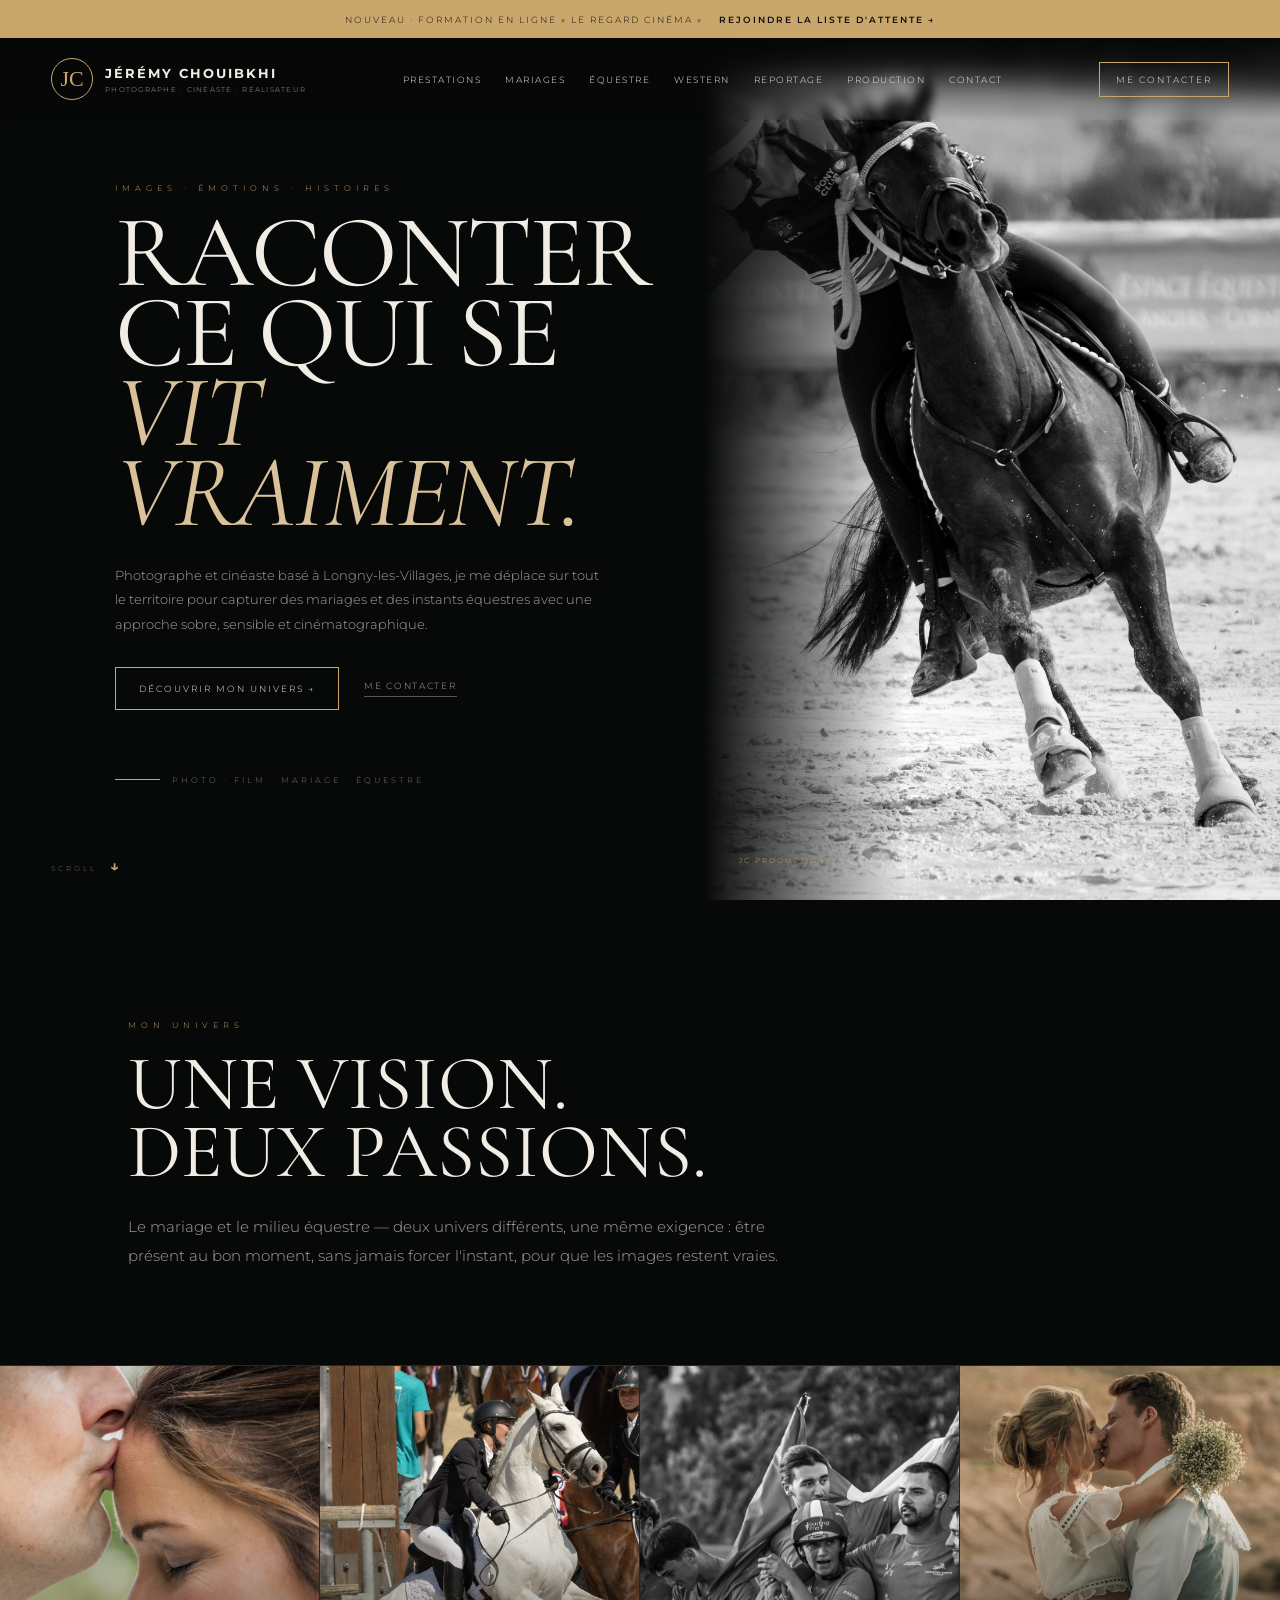
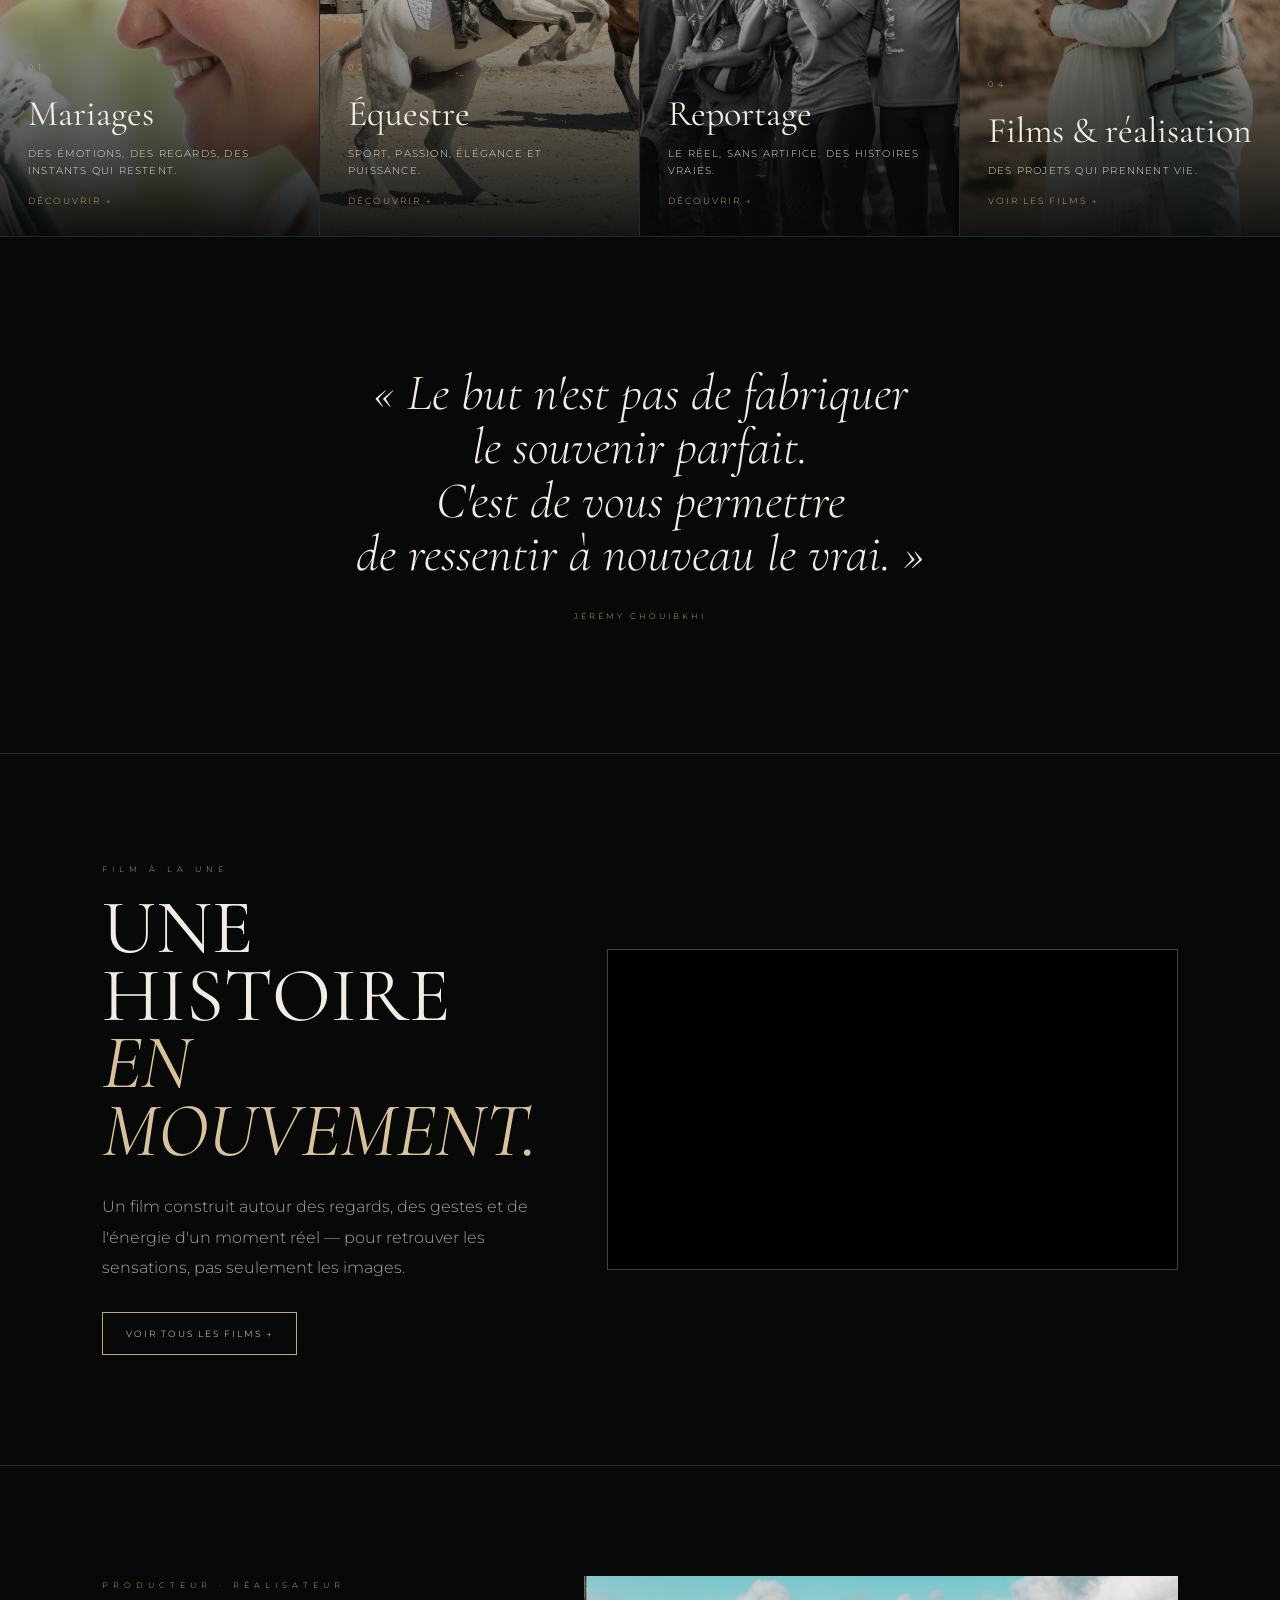
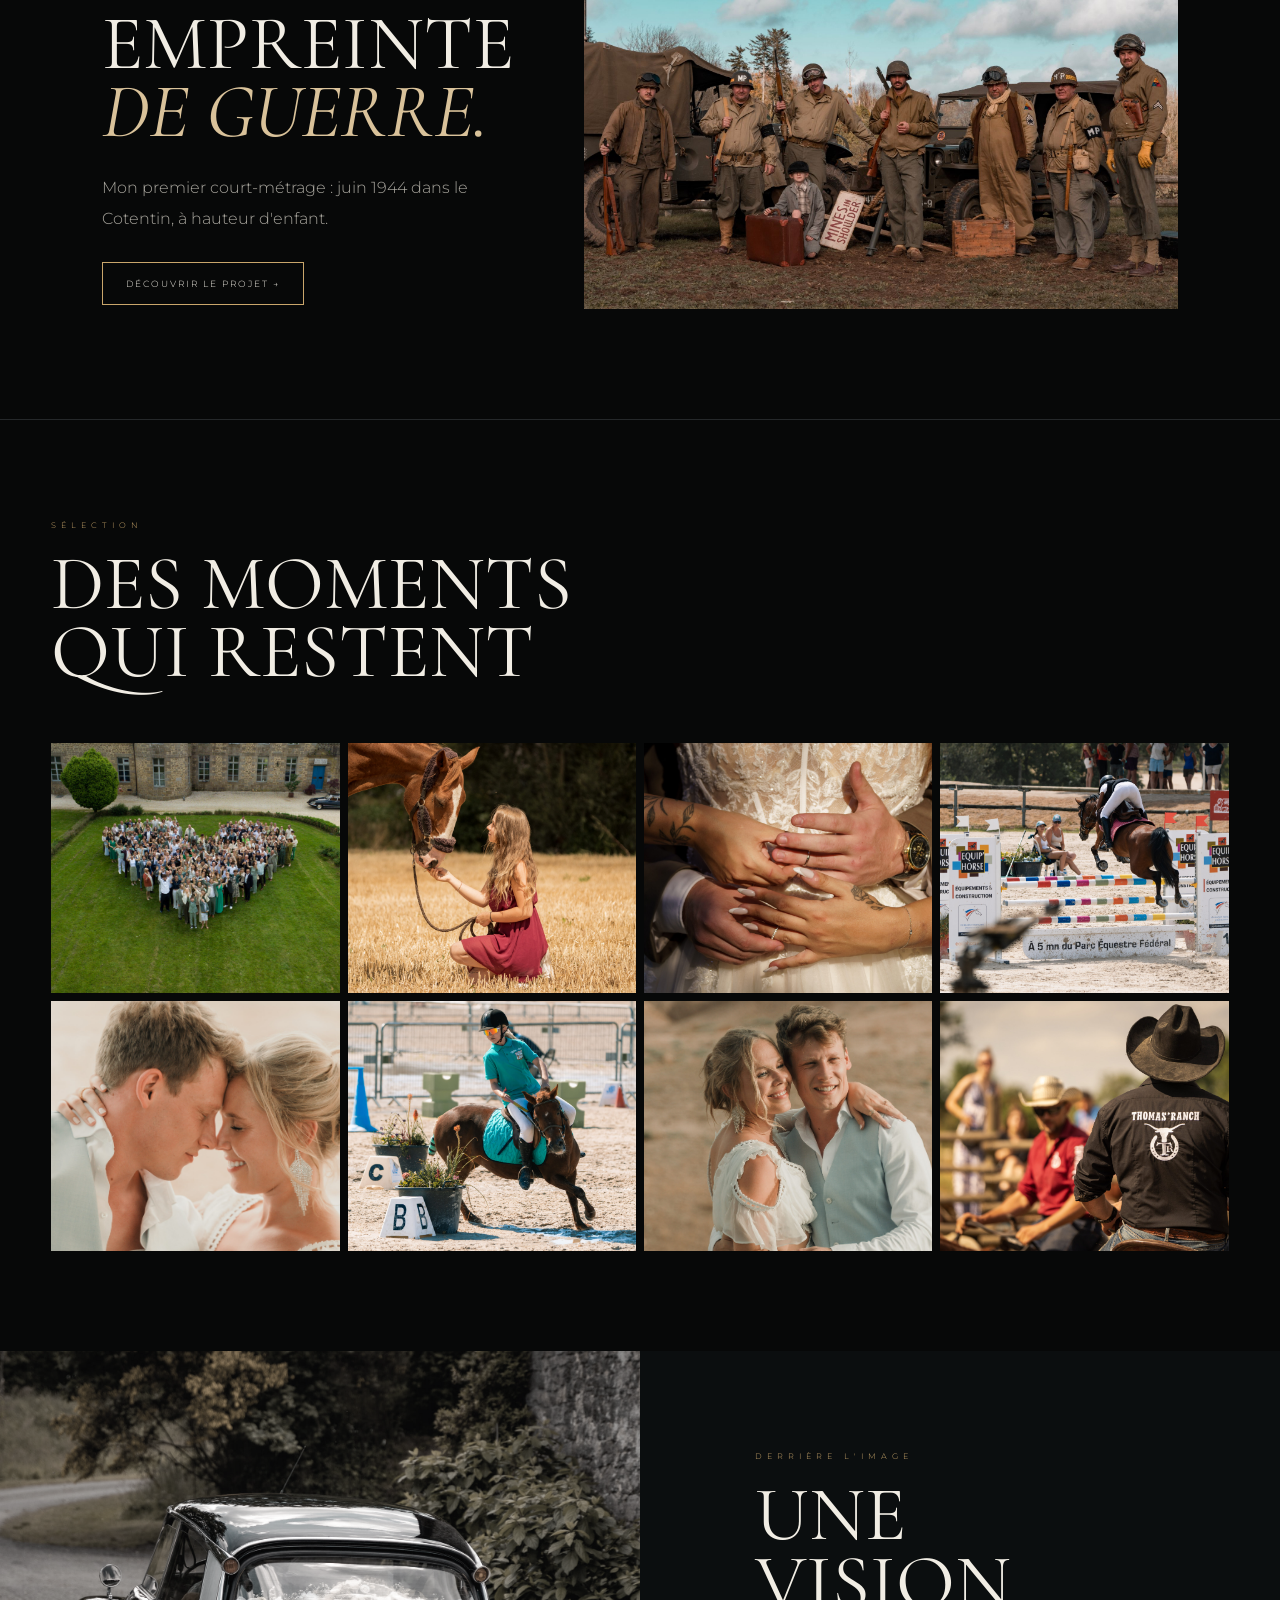
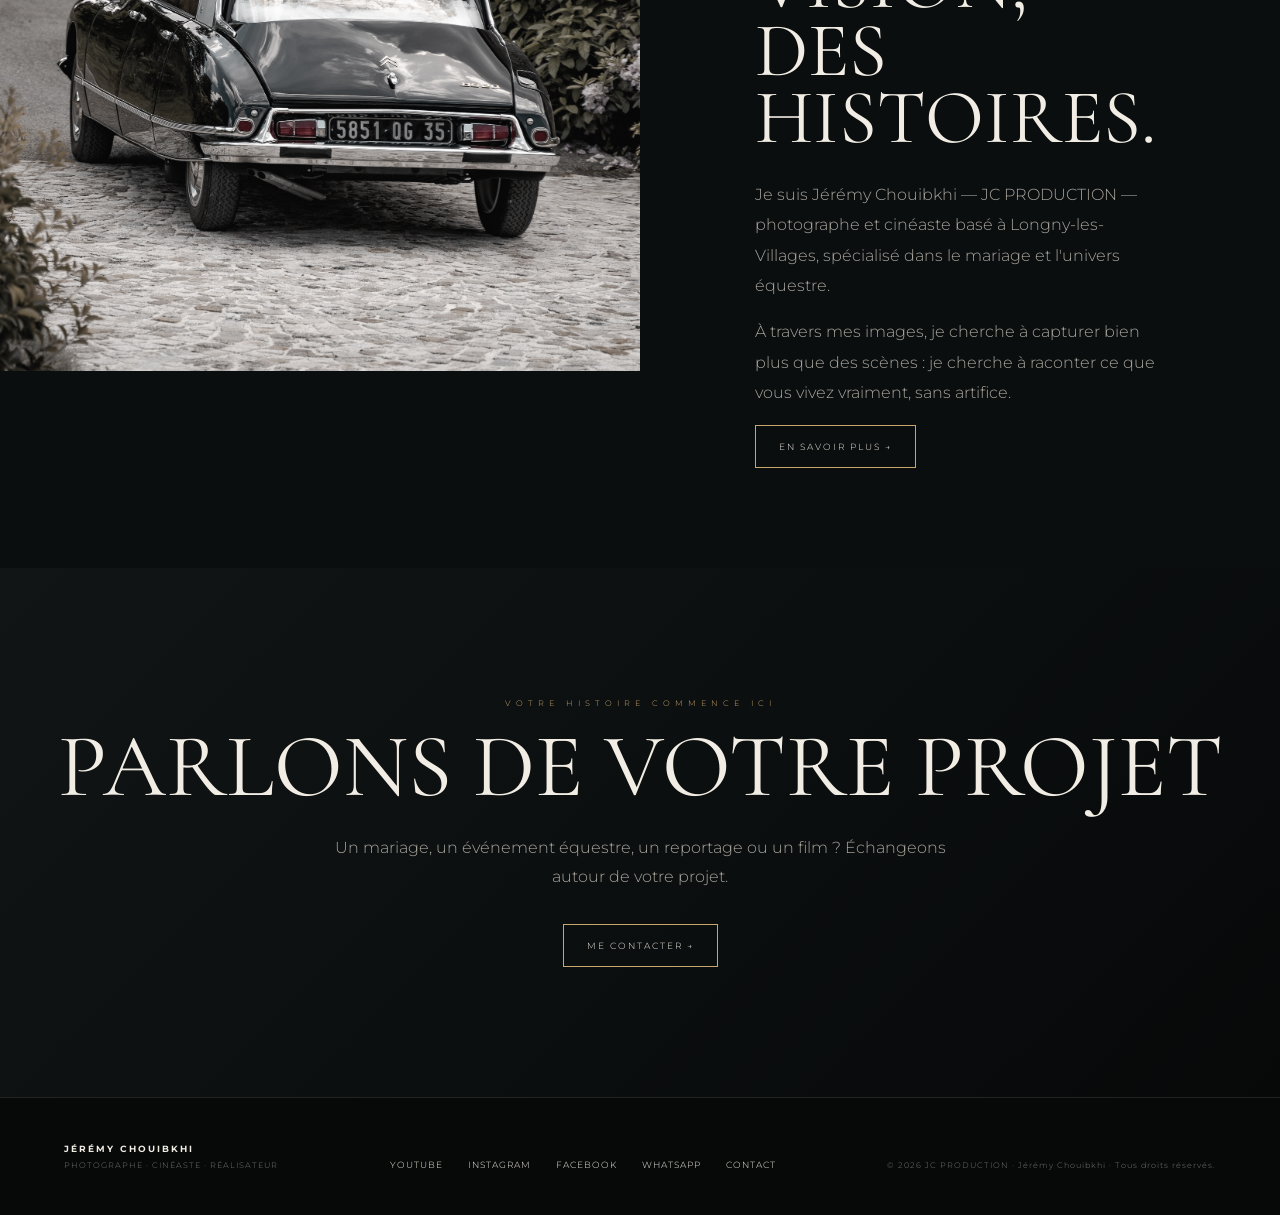
<file: index.html>
<!doctype html>
<html lang="fr">
<head>
<!-- Google tag (gtag.js) -->
<script async src="https://www.googletagmanager.com/gtag/js?id=G-5SWFVMCVSF">
</script>
<script>
  window.dataLayer = window.dataLayer || [];
  function gtag(){dataLayer.push(arguments);}
  gtag('js', new Date());

  gtag('config', 'G-5SWFVMCVSF');
</script>

<meta charset="utf-8">
<meta name="viewport" content="width=device-width, initial-scale=1">
<meta name="description" content="Jérémy Chouibkhi — Photographe et cinéaste. Mariages et univers équestre, une approche élégante et cinématographique.">
<title>Jérémy Chouibkhi — Photographe · Cinéaste</title>
<link rel="icon" href="favicon.png"><link rel="stylesheet" href="style.css">
<link rel="canonical" href="https://jc-production-nord.netlify.app/">
<meta property="og:type" content="website">
<meta property="og:site_name" content="JC PRODUCTION — Jérémy Chouibkhi">
<meta property="og:locale" content="fr_FR">
<meta property="og:title" content="Jérémy Chouibkhi — Photographe · Cinéaste">
<meta property="og:description" content="Jérémy Chouibkhi — Photographe et cinéaste. Mariages et univers équestre, une approche élégante et cinématographique.">
<meta property="og:url" content="https://jc-production-nord.netlify.app/">
<meta property="og:image" content="https://jc-production-nord.netlify.app/assets/equestre-11.jpg">
<meta property="og:image:width" content="1200">
<meta property="og:image:height" content="1200">
<meta name="twitter:card" content="summary_large_image">
<meta name="twitter:title" content="Jérémy Chouibkhi — Photographe · Cinéaste">
<meta name="twitter:description" content="Jérémy Chouibkhi — Photographe et cinéaste. Mariages et univers équestre, une approche élégante et cinématographique.">
<meta name="twitter:image" content="https://jc-production-nord.netlify.app/assets/equestre-11.jpg">
<script type="application/ld+json">
{
  "@context": "https://schema.org",
  "@type": "LocalBusiness",
  "@id": "https://jc-production-nord.netlify.app/#business",
  "name": "JC PRODUCTION — Jérémy Chouibkhi",
  "image": "https://jc-production-nord.netlify.app/assets/equestre-11.jpg",
  "url": "https://jc-production-nord.netlify.app/",
  "telephone": "+33620378814",
  "email": "jcphotographenord@gmail.com",
  "priceRange": "€€",
  "address": {
    "@type": "PostalAddress",
    "streetAddress": "1 Rue Léon Groutel",
    "postalCode": "61290",
    "addressLocality": "Longny-les-Villages",
    "addressCountry": "FR"
  },
  "areaServed": "FR",
  "description": "Photographe et cinéaste basé à Longny-les-Villages, spécialisé dans le mariage et l'univers équestre. Approche cinématographique en photo et en film.",
  "sameAs": [
    "https://www.instagram.com/j.cphotographe_equestre/",
    "https://www.facebook.com/profile.php?id=100082983522044",
    "https://youtube.com/@j.cphotographe"
  ]
}
</script>
</head>
<body>
<a class="promo-bar" href="https://jcphotographenord.systeme.io/dd3f52d2" target="_blank" rel="noopener"><span>NOUVEAU · FORMATION EN LIGNE « LE REGARD CINÉMA »</span><b>Rejoindre la liste d'attente →</b></a>
<header class="nav">
<a class='brand' href='/'>
<span class="brand-monogram">JC</span>
<span><strong>JÉRÉMY CHOUIBKHI</strong><small>PHOTOGRAPHE · CINÉASTE · RÉALISATEUR</small></span>
</a>
<nav>
<a href='/pages/prestations'>Prestations</a>
<a href='/pages/mariages'>Mariages</a>
<a href='/pages/equestre'>Équestre</a><a href='/pages/western'>Western</a>
<a href='/pages/reportage'>Reportage</a>
<a href='/pages/production'>Production</a><a href='/pages/contact'>Contact</a>
</nav>
<a class='button small' href='/pages/contact'>Me contacter</a>
</header>

<main>
<section class="hero">
<div class="hero-copy">
<p class="eyebrow">IMAGES · ÉMOTIONS · HISTOIRES</p>
<h1>RACONTER<br>CE QUI SE<br><em>VIT VRAIMENT.</em></h1>
<p class="hero-intro">Photographe et cinéaste basé à Longny-les-Villages, je me déplace sur tout le territoire pour capturer des mariages et des instants équestres avec une approche sobre, sensible et cinématographique.</p>
<div class="hero-actions">
<a class='button' href='/pages/mariages'>Découvrir mon univers →</a>
<a class='text-link' href='/pages/contact'>Me contacter</a>
</div>
<div class="hero-signature"><span></span> PHOTO · FILM · MARIAGE · ÉQUESTRE</div>
</div>
<div class="hero-portrait">
<img src="assets/equestre-11.jpg" alt="Silhouette à cheval au coucher du soleil">
<div class="portrait-caption"><span>JC PRODUCTION</span><span>2026</span></div>
</div>
<div class="scroll">SCROLL <b>↓</b></div>
</section>

<section id="univers" class="intro">
<p class="eyebrow">MON UNIVERS</p>
<h2>UNE VISION.<br>DEUX PASSIONS.</h2>
<p class="lead">Le mariage et le milieu équestre — deux univers différents, une même exigence : être présent au bon moment, sans jamais forcer l'instant, pour que les images restent vraies.</p>
</section>

<section class="cards">
<a class='card' href='/pages/mariages'>
<img src="assets/mariage-03.jpg" alt="Couple de mariés, front contre front">
<div class="card-shade"></div><div class="card-copy">
<p class="eyebrow">01</p><h3>Mariages</h3>
<p>Des émotions, des regards, des instants qui restent.</p><span>Découvrir →</span>
</div>
</a>
<a class='card' href='/pages/equestre'>
<img src="assets/equestre-05.jpg" alt="Chevaux se cabrant en compétition">
<div class="card-shade"></div><div class="card-copy">
<p class="eyebrow">02</p><h3>Équestre</h3>
<p>Sport, passion, élégance et puissance.</p><span>Découvrir →</span>
</div>
</a>
<a class='card' href='/pages/reportage'>
<img src="assets/equestre-09.jpg" alt="Célébration d'équipe en noir et blanc">
<div class="card-shade"></div><div class="card-copy">
<p class="eyebrow">03</p><h3>Reportage</h3>
<p>Le réel, sans artifice. Des histoires vraies.</p><span>Découvrir →</span>
</div>
</a>
<a class="card" href="https://youtube.com/@j.cphotographe" target="_blank" rel="noopener">
<img src="assets/mariage-09.jpg" alt="Mariés dansant au coucher du soleil">
<div class="card-shade"></div><div class="card-copy">
<p class="eyebrow">04</p><h3>Films & réalisation</h3>
<p>Des projets qui prennent vie.</p><span>Voir les films →</span>
</div>
</a>
</section>

<section class="manifesto">
<p>« Le but n'est pas de fabriquer<br>le souvenir parfait.<br>C'est de vous permettre<br>de ressentir à nouveau le vrai. »</p>
<span>Jérémy Chouibkhi</span>
</section>

<section class="feature">
<div>
<p class="eyebrow">FILM À LA UNE</p>
<h2>UNE HISTOIRE<br><em>EN MOUVEMENT.</em></h2>
<p>Un film construit autour des regards, des gestes et de l'énergie d'un moment réel — pour retrouver les sensations, pas seulement les images.</p>
<a class="button" href="https://youtube.com/@j.cphotographe" target="_blank" rel="noopener">Voir tous les films →</a>
</div>
<div class="film-frame">
<iframe src="https://www.youtube-nocookie.com/embed/g7S-Ih8lZZs?modestbranding=1&rel=0" title="Film à la une" allow="accelerometer; autoplay; clipboard-write; encrypted-media; gyroscope; picture-in-picture" allowfullscreen loading="lazy"></iframe>
</div>
</section>

<section class="feature prod-teaser">
<div>
<p class="eyebrow">PRODUCTEUR · RÉALISATEUR</p>
<h2>EMPREINTE<br><em>DE GUERRE.</em></h2>
<p>Mon premier court-métrage : juin 1944 dans le Cotentin, à hauteur d'enfant.</p>
<a class="button" href="/pages/production">Découvrir le projet →</a>
</div>
<a href="/pages/production"><img src="assets/empreinte-de-guerre.jpg" alt="L'équipe en tenue d'époque sur le tournage d'Empreinte de guerre"></a>
</section>

<section class="gallery">
<div class="section-head"><div><p class="eyebrow">SÉLECTION</p><h2>DES MOMENTS<br>QUI RESTENT</h2></div></div>
<div class="gallery-grid">
<img src="assets/mariage-01.jpg" alt="Photo aérienne des invités formant un cœur">
<img src="assets/equestre-07.jpg" alt="Jeune femme et cheval dans un champ doré">
<img src="assets/mariage-07.jpg" alt="Mariés dans une étreinte tendre">
<img src="assets/equestre-03.jpg" alt="Saut d'obstacle en compétition">
<img src="assets/mariage-20.jpg" alt="Couple s'embrassant dans le désert">
<img src="assets/equestre-04.jpg" alt="Cavalière en dressage">
<img src="assets/mariage-14.jpg" alt="Mariés front contre front au coucher du soleil">
<img src="assets/equestre-13.jpg" alt="Deux cavalières western">
</div>
</section>

<section id="apropos" class="about">
<img src="assets/mariage-prep-04.jpg" alt="Voiture vintage devant une ferme normande">
<div class="about-copy">
<p class="eyebrow">DERRIÈRE L'IMAGE</p>
<h2>UNE VISION,<br>DES HISTOIRES.</h2>
<p>Je suis Jérémy Chouibkhi — JC PRODUCTION — photographe et cinéaste basé à Longny-les-Villages, spécialisé dans le mariage et l'univers équestre.</p>
<p>À travers mes images, je cherche à capturer bien plus que des scènes : je cherche à raconter ce que vous vivez vraiment, sans artifice.</p>
<a class='button' href='/pages/contact'>En savoir plus →</a>
</div>
</section>

<section id="contact" class="contact">
<p class="eyebrow">VOTRE HISTOIRE COMMENCE ICI</p>
<h2>PARLONS DE VOTRE PROJET</h2>
<p>Un mariage, un événement équestre, un reportage ou un film ? Échangeons autour de votre projet.</p>
<a class='button' href='/pages/contact'>Me contacter →</a>
</section>
</main>

<footer>
<div><strong>JÉRÉMY CHOUIBKHI</strong><small>PHOTOGRAPHE · CINÉASTE · RÉALISATEUR</small></div>
<div class="footer-links">
<a href="https://youtube.com/@j.cphotographe" target="_blank" rel="noopener">YouTube</a><a href="https://www.instagram.com/j.cphotographe_equestre/" target="_blank" rel="noopener">Instagram</a><a href="https://www.facebook.com/profile.php?id=100082983522044" target="_blank" rel="noopener">Facebook</a><a href="https://wa.me/33620378814" target="_blank" rel="noopener">WhatsApp</a>
<a href='/pages/contact'>Contact</a>
</div>
<small>© 2026 JC PRODUCTION · Jérémy Chouibkhi · Tous droits réservés.</small>
</footer>
</body>
</html>
</file>
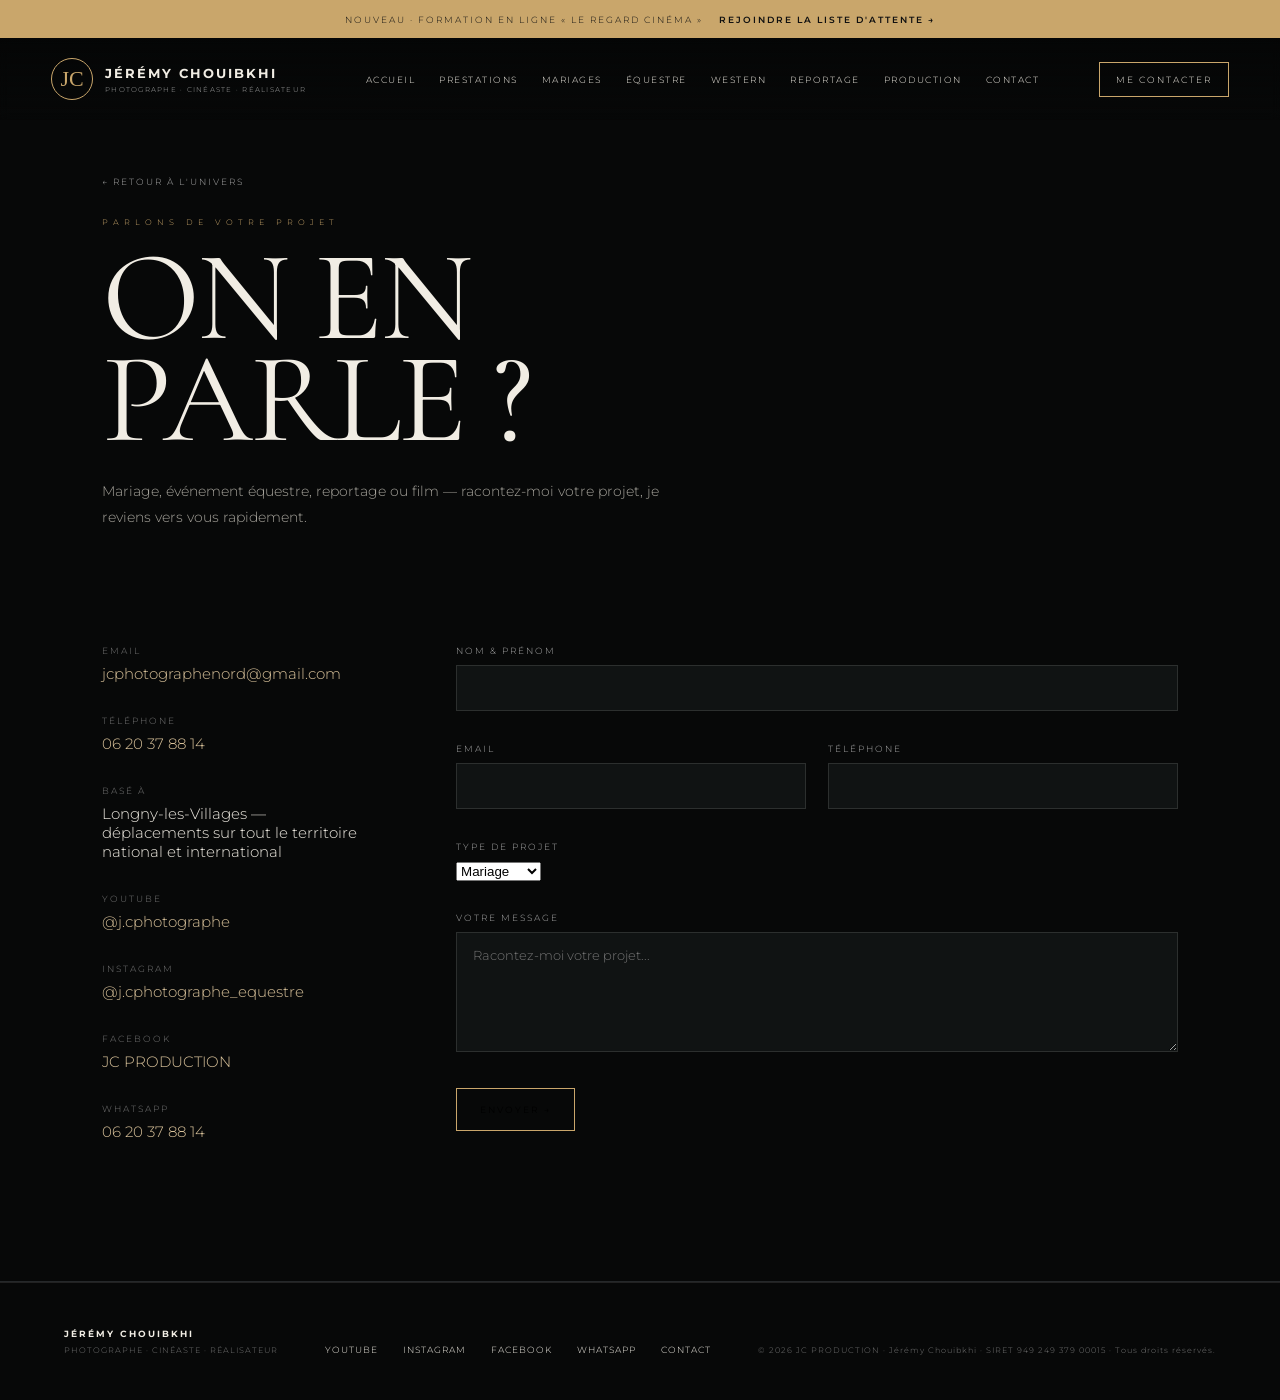
<file: pages/contact.html>
<!doctype html>
<html lang="fr">
<head>
<!-- Google tag (gtag.js) -->
<script async src="https://www.googletagmanager.com/gtag/js?id=G-5SWFVMCVSF">
</script>
<script>
  window.dataLayer = window.dataLayer || [];
  function gtag(){dataLayer.push(arguments);}
  gtag('js', new Date());

  gtag('config', 'G-5SWFVMCVSF');
</script>

<meta charset="utf-8">
<meta name="viewport" content="width=device-width, initial-scale=1">
<meta name="description" content="Contact — Jérémy Chouibkhi, photographe et cinéaste. Mariage, équestre, reportage.">
<title>Contact | Jérémy Chouibkhi</title>
<link rel="icon" href="../favicon.png"><link rel="stylesheet" href="../style.css">
<link rel="canonical" href="https://jc-production-nord.netlify.app/pages/contact.html">
<meta property="og:type" content="website">
<meta property="og:site_name" content="JC PRODUCTION — Jérémy Chouibkhi">
<meta property="og:locale" content="fr_FR">
<meta property="og:title" content="Contact | Jérémy Chouibkhi">
<meta property="og:description" content="Contact — Jérémy Chouibkhi, photographe et cinéaste. Mariage, équestre, reportage.">
<meta property="og:url" content="https://jc-production-nord.netlify.app/pages/contact.html">
<meta property="og:image" content="https://jc-production-nord.netlify.app/assets/mariage-01.jpg">
<meta property="og:image:width" content="1200">
<meta property="og:image:height" content="1200">
<meta name="twitter:card" content="summary_large_image">
<meta name="twitter:title" content="Contact | Jérémy Chouibkhi">
<meta name="twitter:description" content="Contact — Jérémy Chouibkhi, photographe et cinéaste. Mariage, équestre, reportage.">
<meta name="twitter:image" content="https://jc-production-nord.netlify.app/assets/mariage-01.jpg">
</head>
<body>
<a class="promo-bar" href="https://jcphotographenord.systeme.io/dd3f52d2" target="_blank" rel="noopener"><span>NOUVEAU · FORMATION EN LIGNE « LE REGARD CINÉMA »</span><b>Rejoindre la liste d'attente →</b></a>
<header class="nav">
<a class='brand' href='/'><span class="brand-monogram">JC</span><span><strong>JÉRÉMY CHOUIBKHI</strong><small>PHOTOGRAPHE · CINÉASTE · RÉALISATEUR</small></span></a>
<nav><a href='/'>Accueil</a><a href='/pages/prestations'>Prestations</a><a href='/pages/mariages'>Mariages</a><a href='/pages/equestre'>Équestre</a><a href='/pages/western'>Western</a><a href='/pages/reportage'>Reportage</a><a href='/pages/production'>Production</a><a href='/pages/contact'>Contact</a></nav>
<a class='button small' href='/pages/contact'>Me contacter</a>
</header>
<main>

<section class="contact-hero">
<a class='back-link' href='/'>← Retour à l'univers</a>
<p class="eyebrow">PARLONS DE VOTRE PROJET</p>
<h1>ON EN<br>PARLE ?</h1>
<p class="hero-sub">Mariage, événement équestre, reportage ou film — racontez-moi votre projet, je reviens vers vous rapidement.</p>
</section>

<section class="contact-body">
<div class="contact-details">
<div class="contact-detail"><span>Email</span><a href="mailto:jcphotographenord@gmail.com">jcphotographenord@gmail.com</a></div>
<div class="contact-detail"><span>Téléphone</span><a href="tel:+33620378814">06 20 37 88 14</a></div>
<div class="contact-detail"><span>Basé à</span><p>Longny-les-Villages — déplacements sur tout le territoire national et international</p></div>
<div class="contact-detail"><span>YouTube</span><a href="https://youtube.com/@j.cphotographe" target="_blank" rel="noopener">@j.cphotographe</a></div><div class="contact-detail"><span>Instagram</span><a href="https://www.instagram.com/j.cphotographe_equestre/" target="_blank" rel="noopener">@j.cphotographe_equestre</a></div><div class="contact-detail"><span>Facebook</span><a href="https://www.facebook.com/profile.php?id=100082983522044" target="_blank" rel="noopener">JC PRODUCTION</a></div><div class="contact-detail"><span>WhatsApp</span><a href="https://wa.me/33620378814" target="_blank" rel="noopener">06 20 37 88 14</a></div>
</div>

<form data-netlify='true' netlify-honeypot='bot-field' class='contact-form' method='POST' name='contact'>
<input type="hidden" name="form-name" value="contact">
<p class="full" style="display:none"><label>Ne pas remplir : <input name="bot-field"></label></p>
<div class="full"><label for="nom">Nom & prénom</label><input type="text" id="nom" name="nom" required></div>
<div><label for="email">Email</label><input type="email" id="email" name="email" required></div>
<div><label for="telephone">Téléphone</label><input type="tel" id="telephone" name="telephone"></div>
<div class="full"><label for="sujet">Type de projet</label>
<select id="sujet" name="sujet">
<option value="Mariage">Mariage</option>
<option value="Équestre">Équestre</option>
<option value="Reportage">Reportage</option>
<option value="Film">Film</option>
<option value="Autre">Autre</option>
</select>
</div>
<div class="full"><label for="message">Votre message</label><textarea id="message" name="message" placeholder="Racontez-moi votre projet..." required></textarea></div>
<div class="full"><button class="button" type="submit">Envoyer →</button></div>
</form>
</section>
</main>
<footer><div><strong>JÉRÉMY CHOUIBKHI</strong><small>PHOTOGRAPHE · CINÉASTE · RÉALISATEUR</small></div><div class="footer-links"><a href="https://youtube.com/@j.cphotographe" target="_blank" rel="noopener">YouTube</a><a href="https://www.instagram.com/j.cphotographe_equestre/" target="_blank" rel="noopener">Instagram</a><a href="https://www.facebook.com/profile.php?id=100082983522044" target="_blank" rel="noopener">Facebook</a><a href="https://wa.me/33620378814" target="_blank" rel="noopener">WhatsApp</a><a href='/pages/contact'>Contact</a></div><small>© 2026 JC PRODUCTION · Jérémy Chouibkhi · SIRET 949 249 379 00015 · Tous droits réservés.</small></footer>
<script>
(function(){
  var f = document.querySelector('form[name="contact"]');
  if (f) {
    f.addEventListener('submit', function(){
      if (typeof gtag === 'function') {
        gtag('event', 'generate_lead', { form_name: 'contact' });
      }
    });
  }
})();
</script>
</body></html>
</file>
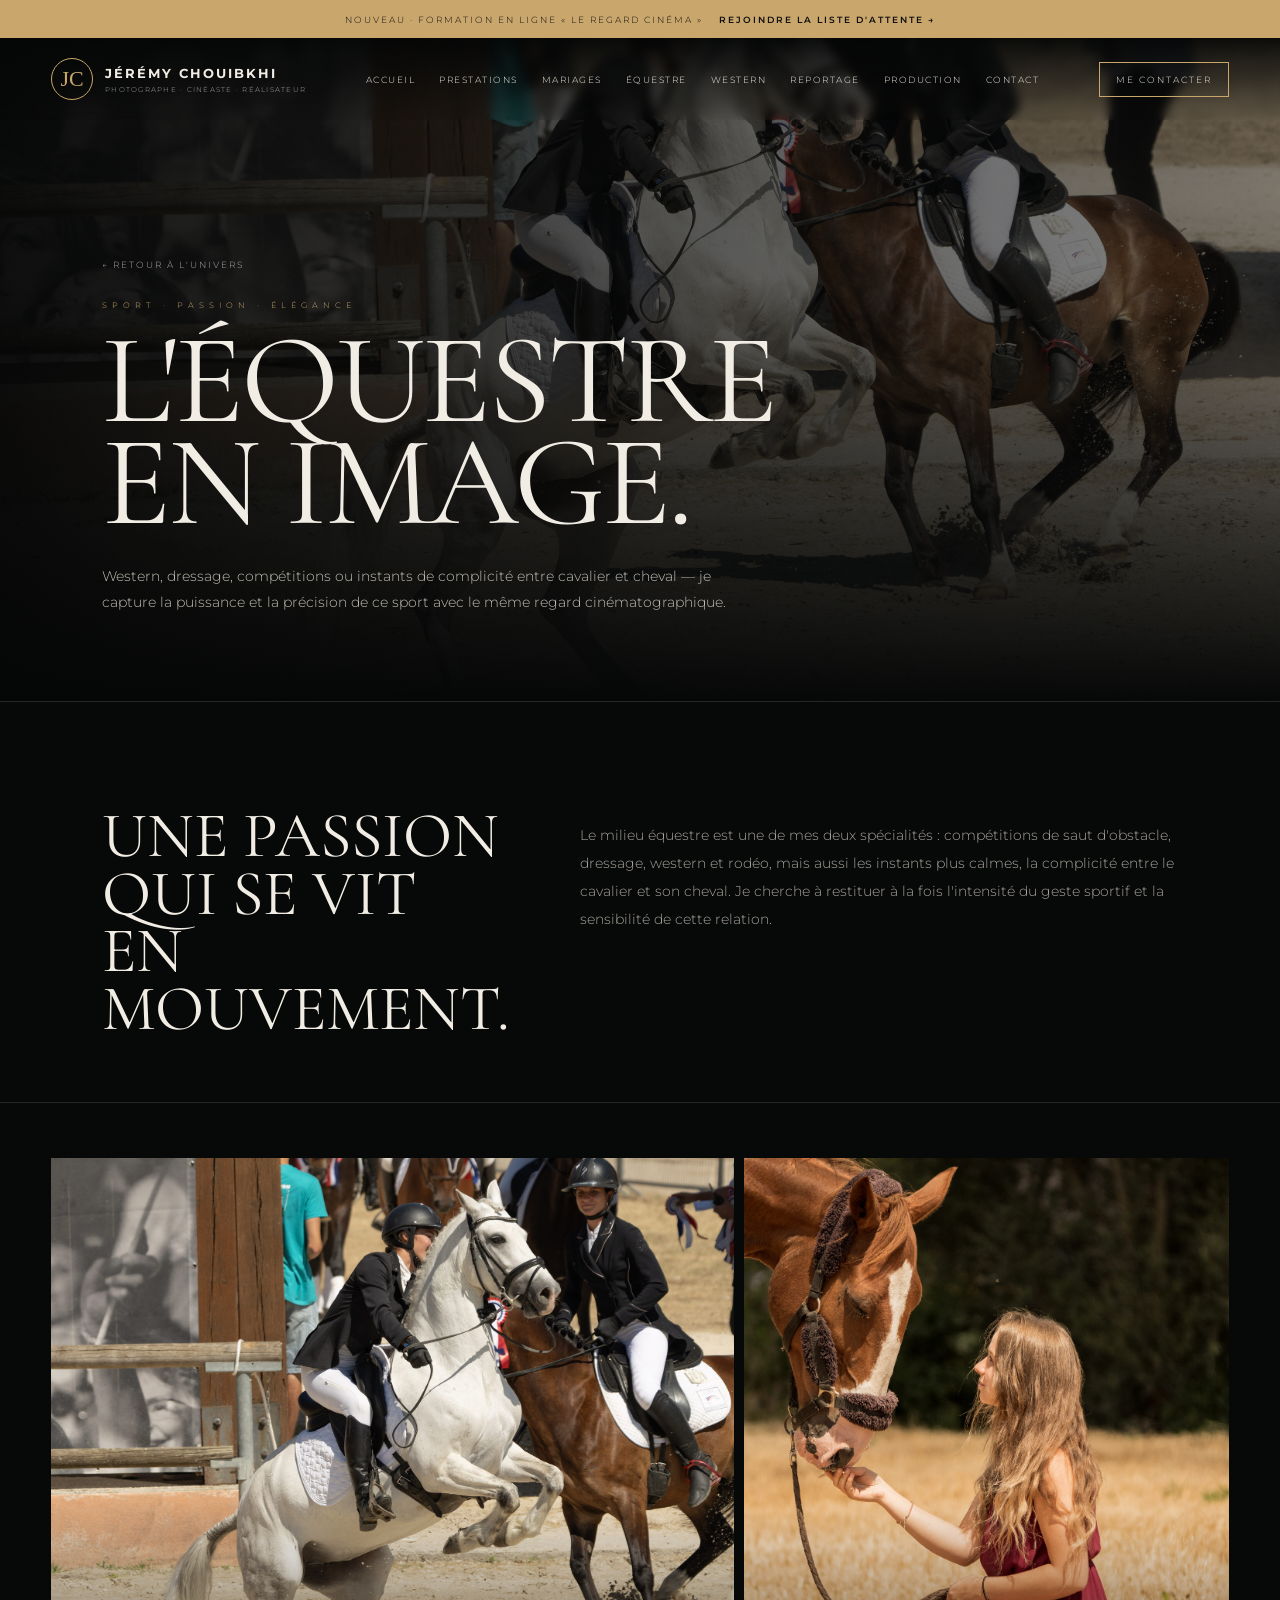
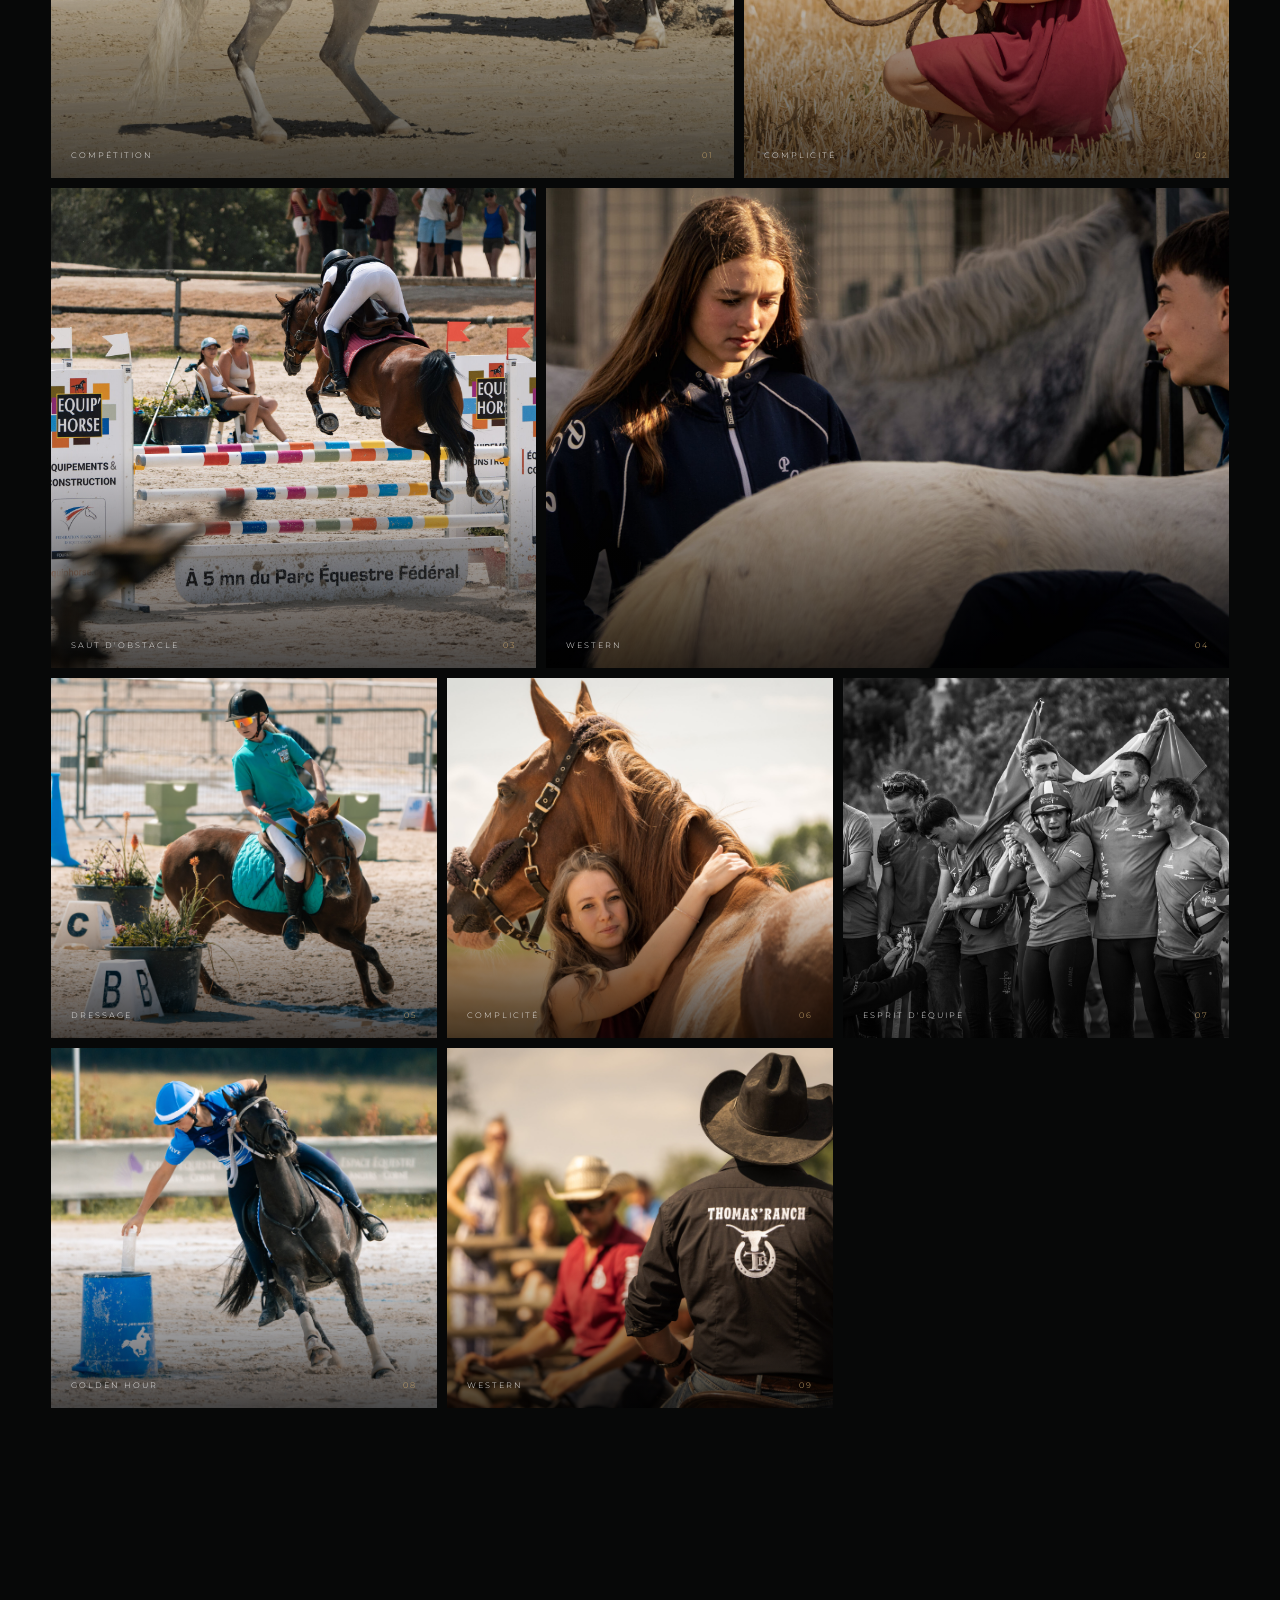
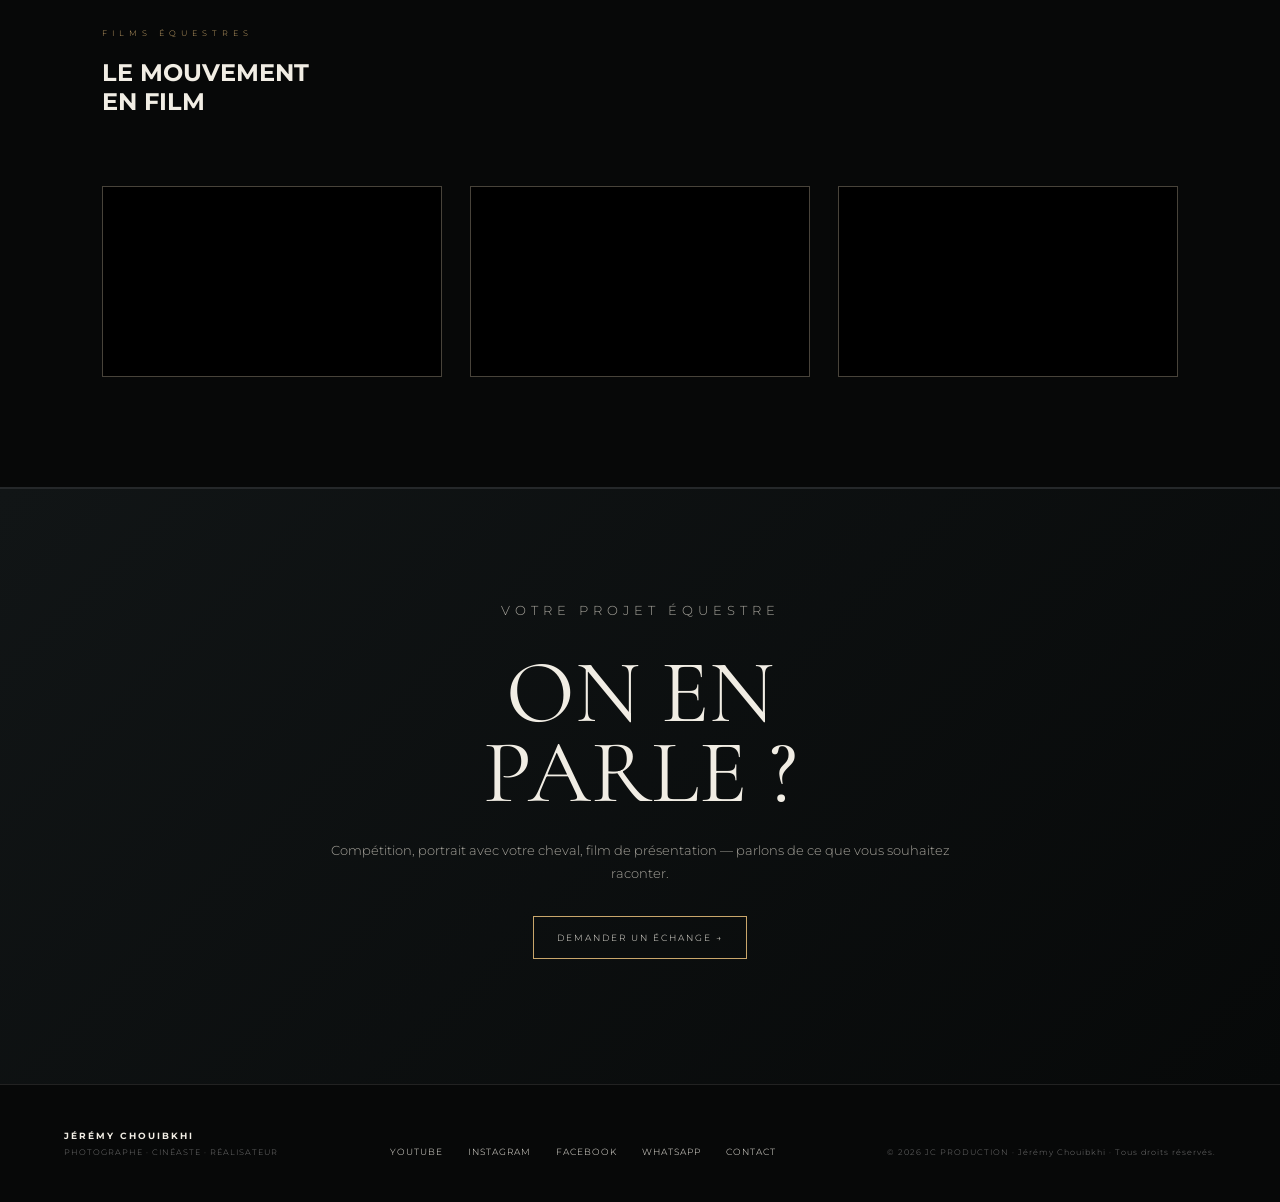
<file: pages/equestre.html>
<!doctype html>
<html lang="fr">
<head>
<!-- Google tag (gtag.js) -->
<script async src="https://www.googletagmanager.com/gtag/js?id=G-5SWFVMCVSF">
</script>
<script>
  window.dataLayer = window.dataLayer || [];
  function gtag(){dataLayer.push(arguments);}
  gtag('js', new Date());

  gtag('config', 'G-5SWFVMCVSF');
</script>

<meta charset="utf-8">
<meta name="viewport" content="width=device-width, initial-scale=1">
<meta name="description" content="Photographe équestre — Jérémy Chouibkhi. Compétitions, western, dressage : sport, passion et élégance en image.">
<title>Équestre — Photo & Film | Jérémy Chouibkhi</title>
<link rel="icon" href="../favicon.png"><link rel="stylesheet" href="../style.css">
<link rel="canonical" href="https://jc-production-nord.netlify.app/pages/equestre.html">
<meta property="og:type" content="website">
<meta property="og:site_name" content="JC PRODUCTION — Jérémy Chouibkhi">
<meta property="og:locale" content="fr_FR">
<meta property="og:title" content="Équestre — Photo & Film | Jérémy Chouibkhi">
<meta property="og:description" content="Photographe équestre — Jérémy Chouibkhi. Compétitions, western, dressage : sport, passion et élégance en image.">
<meta property="og:url" content="https://jc-production-nord.netlify.app/pages/equestre.html">
<meta property="og:image" content="https://jc-production-nord.netlify.app/assets/equestre-05.jpg">
<meta property="og:image:width" content="1200">
<meta property="og:image:height" content="1200">
<meta name="twitter:card" content="summary_large_image">
<meta name="twitter:title" content="Équestre — Photo & Film | Jérémy Chouibkhi">
<meta name="twitter:description" content="Photographe équestre — Jérémy Chouibkhi. Compétitions, western, dressage : sport, passion et élégance en image.">
<meta name="twitter:image" content="https://jc-production-nord.netlify.app/assets/equestre-05.jpg">
</head>
<body>
<a class="promo-bar" href="https://jcphotographenord.systeme.io/dd3f52d2" target="_blank" rel="noopener"><span>NOUVEAU · FORMATION EN LIGNE « LE REGARD CINÉMA »</span><b>Rejoindre la liste d'attente →</b></a>
<header class="nav">
<a class='brand' href='/'><span class="brand-monogram">JC</span><span><strong>JÉRÉMY CHOUIBKHI</strong><small>PHOTOGRAPHE · CINÉASTE · RÉALISATEUR</small></span></a>
<nav><a href='/'>Accueil</a><a href='/pages/prestations'>Prestations</a><a href='/pages/mariages'>Mariages</a><a href='/pages/equestre'>Équestre</a><a href='/pages/western'>Western</a><a href='/pages/reportage'>Reportage</a><a href='/pages/production'>Production</a><a href='/pages/contact'>Contact</a></nav>
<a class='button small' href='/pages/contact'>Me contacter</a>
</header>
<main>

<section class="portfolio-hero">
<img src="../assets/equestre-05.jpg" alt="Chevaux se cabrant pendant une compétition">
<div class="portfolio-hero-copy">
<a class='back-link' href='/'>← Retour à l'univers</a>
<p class="eyebrow">SPORT · PASSION · ÉLÉGANCE</p>
<h1>L'ÉQUESTRE<br>EN IMAGE.</h1>
<p class="hero-sub">Western, dressage, compétitions ou instants de complicité entre cavalier et cheval — je capture la puissance et la précision de ce sport avec le même regard cinématographique.</p>
</div>
</section>

<section class="portfolio-intro">
<h2>UNE PASSION<br>QUI SE VIT<br>EN MOUVEMENT.</h2>
<div class="portfolio-intro-copy"><p>Le milieu équestre est une de mes deux spécialités : compétitions de saut d'obstacle, dressage, western et rodéo, mais aussi les instants plus calmes, la complicité entre le cavalier et son cheval. Je cherche à restituer à la fois l'intensité du geste sportif et la sensibilité de cette relation.</p></div>
</section>

<section class="portfolio-grid">
<div class="portfolio-item"><img src="../assets/equestre-05.jpg" alt="Chevaux se cabrant en compétition"><div class="portfolio-caption"><span>Compétition</span><span>01</span></div></div>
<div class="portfolio-item"><img src="../assets/equestre-07.jpg" alt="Jeune femme et cheval dans un champ doré"><div class="portfolio-caption"><span>Complicité</span><span>02</span></div></div>
<div class="portfolio-item"><img src="../assets/equestre-03.jpg" alt="Saut d'obstacle en plein effort"><div class="portfolio-caption"><span>Saut d'obstacle</span><span>03</span></div></div>
<div class="portfolio-item"><img src="../assets/equestre-01.jpg" alt="Portrait de cavalière western"><div class="portfolio-caption"><span>Western</span><span>04</span></div></div>
<div class="portfolio-item"><img src="../assets/equestre-04.jpg" alt="Cavalière en dressage"><div class="portfolio-caption"><span>Dressage</span><span>05</span></div></div>
<div class="portfolio-item"><img src="../assets/equestre-06.jpg" alt="Étreinte entre une femme et son cheval"><div class="portfolio-caption"><span>Complicité</span><span>06</span></div></div>
<div class="portfolio-item"><img src="../assets/equestre-09.jpg" alt="Célébration d'équipe en noir et blanc"><div class="portfolio-caption"><span>Esprit d'équipe</span><span>07</span></div></div>
<div class="portfolio-item"><img src="../assets/equestre-11.jpg" alt="Silhouette à cheval au coucher du soleil"><div class="portfolio-caption"><span>Golden hour</span><span>08</span></div></div>
<div class="portfolio-item"><img src="../assets/equestre-13.jpg" alt="Deux cavalières western devant un saloon"><div class="portfolio-caption"><span>Western</span><span>09</span></div></div>
</section>

<section class="video-section">
<div class="section-head"><div><p class="eyebrow">FILMS ÉQUESTRES</p><h2>LE MOUVEMENT<br>EN FILM</h2></div></div>
<div class="video-grid videos-3">
<div class="video-card"><div class="video-card-inner"><iframe src="https://www.youtube-nocookie.com/embed/74cC54RospY?modestbranding=1&rel=0" title="Film équestre 1" allow="accelerometer; autoplay; clipboard-write; encrypted-media; gyroscope; picture-in-picture" allowfullscreen loading="lazy"></iframe></div></div>
<div class="video-card"><div class="video-card-inner"><iframe src="https://www.youtube-nocookie.com/embed/Bx0OsK1B_Eg?modestbranding=1&rel=0" title="Film équestre 2" allow="accelerometer; autoplay; clipboard-write; encrypted-media; gyroscope; picture-in-picture" allowfullscreen loading="lazy"></iframe></div></div>
<div class="video-card"><div class="video-card-inner"><iframe src="https://www.youtube-nocookie.com/embed/EBLxchxnjLw?modestbranding=1&rel=0" title="Film équestre 3" allow="accelerometer; autoplay; clipboard-write; encrypted-media; gyroscope; picture-in-picture" allowfullscreen loading="lazy"></iframe></div></div>
</div>
</section>

<section class="portfolio-cta"><p class="eyebrow">VOTRE PROJET ÉQUESTRE</p><h2>ON EN<br>PARLE ?</h2><p>Compétition, portrait avec votre cheval, film de présentation — parlons de ce que vous souhaitez raconter.</p><a class='button' href='/pages/contact'>Demander un échange →</a></section>
</main>
<footer><div><strong>JÉRÉMY CHOUIBKHI</strong><small>PHOTOGRAPHE · CINÉASTE · RÉALISATEUR</small></div><div class="footer-links"><a href="https://youtube.com/@j.cphotographe" target="_blank" rel="noopener">YouTube</a><a href="https://www.instagram.com/j.cphotographe_equestre/" target="_blank" rel="noopener">Instagram</a><a href="https://www.facebook.com/profile.php?id=100082983522044" target="_blank" rel="noopener">Facebook</a><a href="https://wa.me/33620378814" target="_blank" rel="noopener">WhatsApp</a><a href='/pages/contact'>Contact</a></div><small>© 2026 JC PRODUCTION · Jérémy Chouibkhi · Tous droits réservés.</small></footer>
</body></html>
</file>
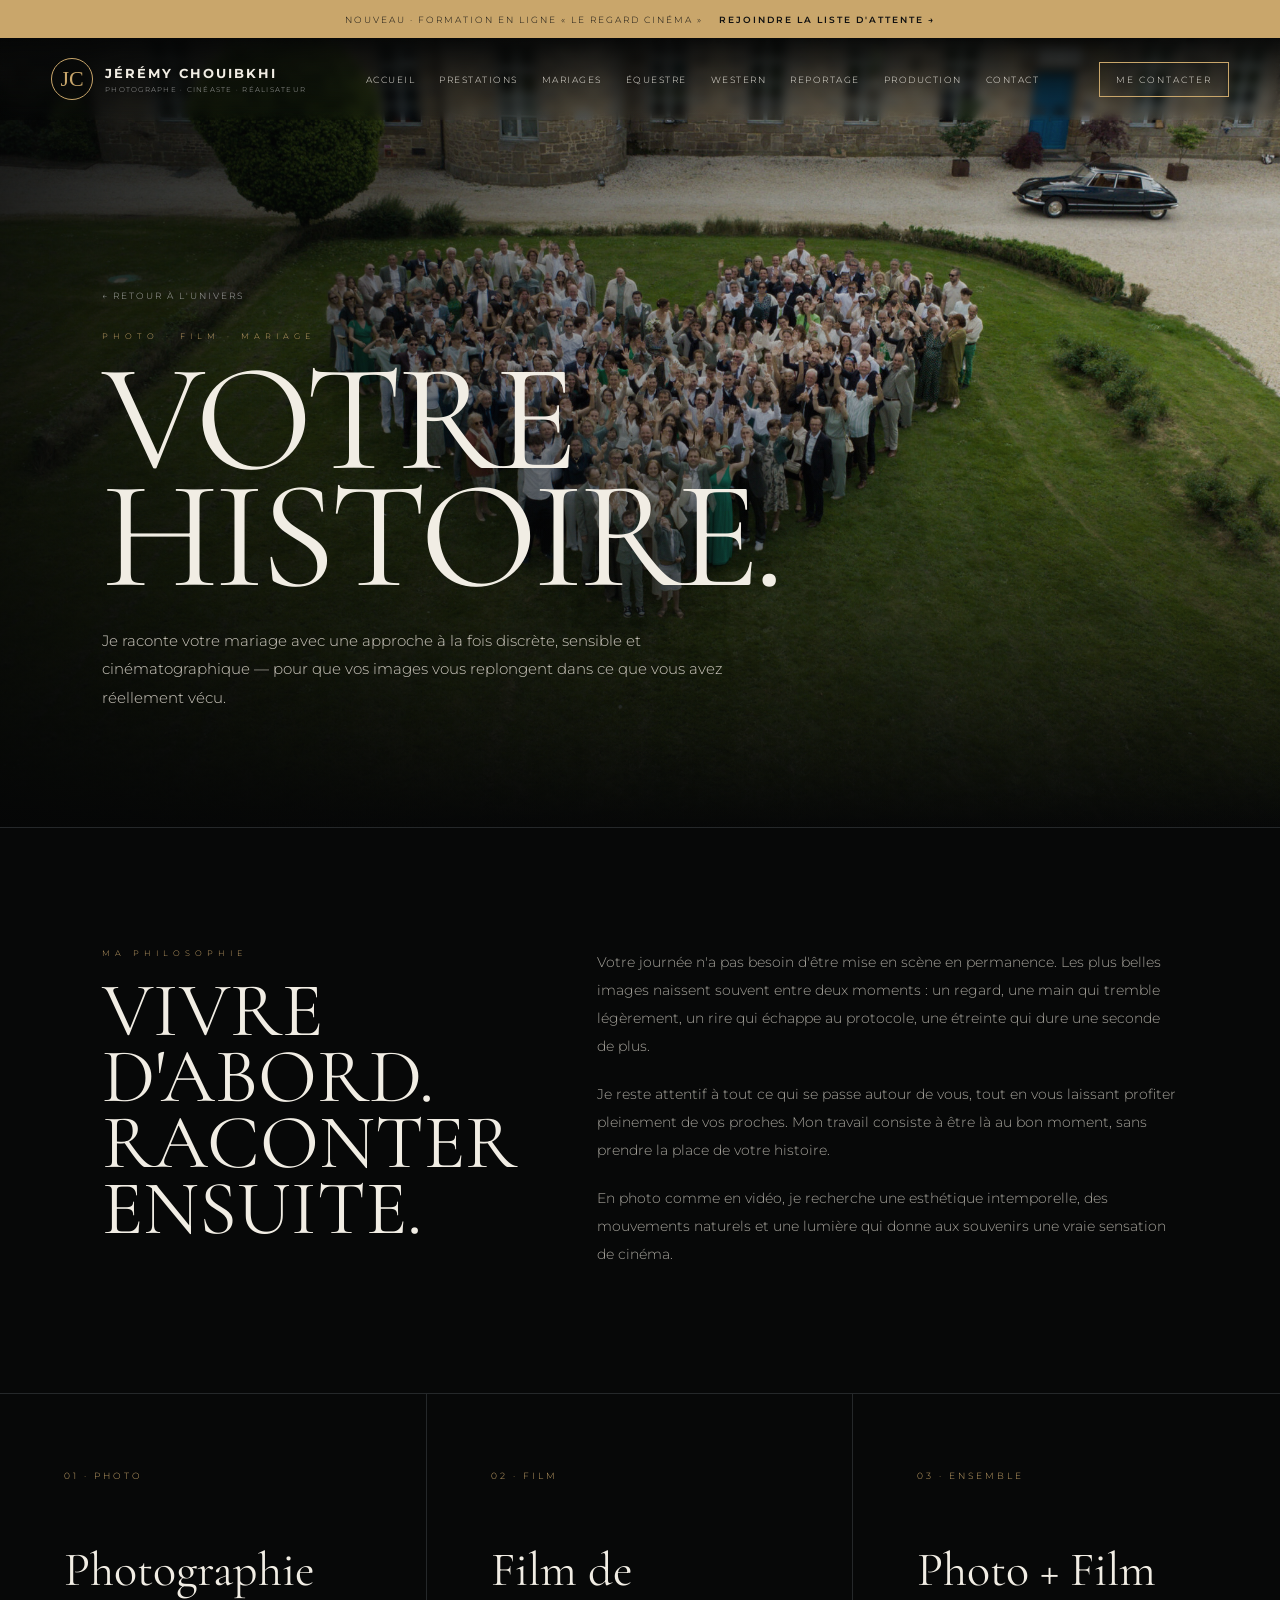
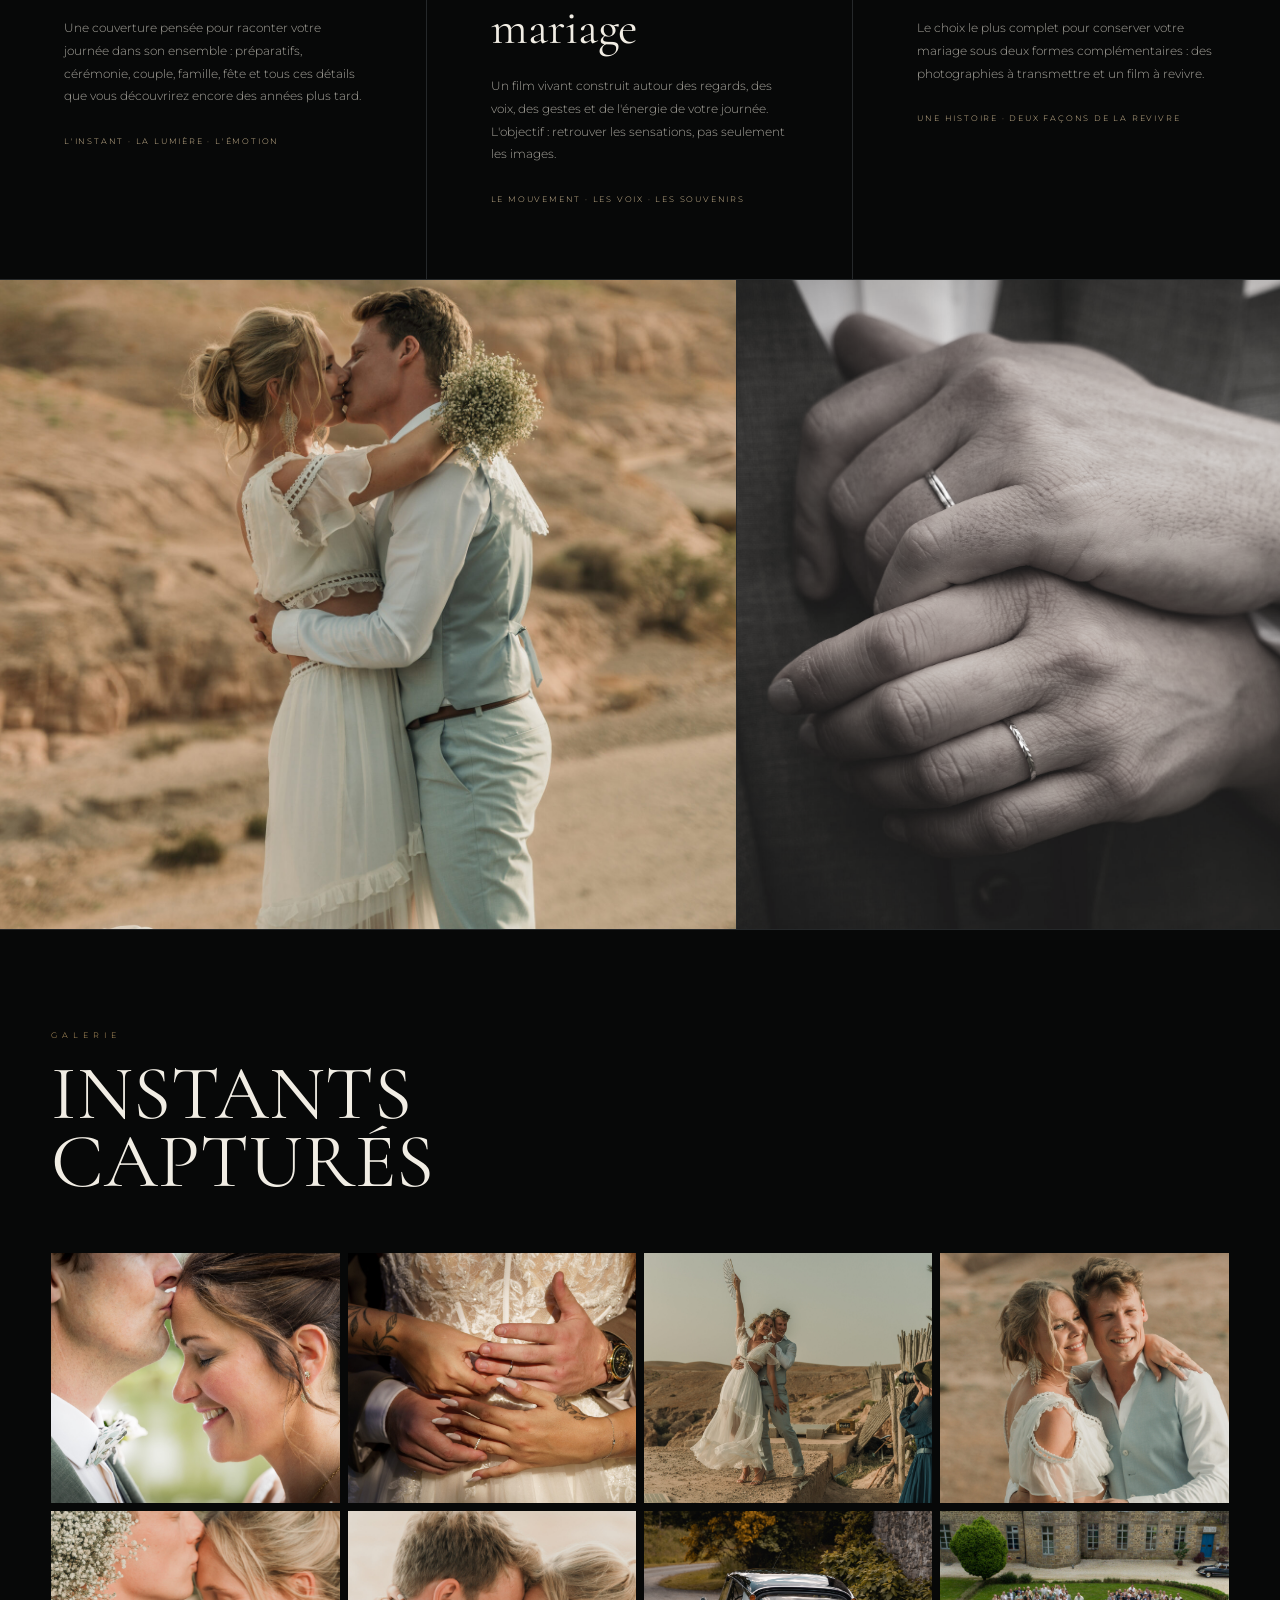
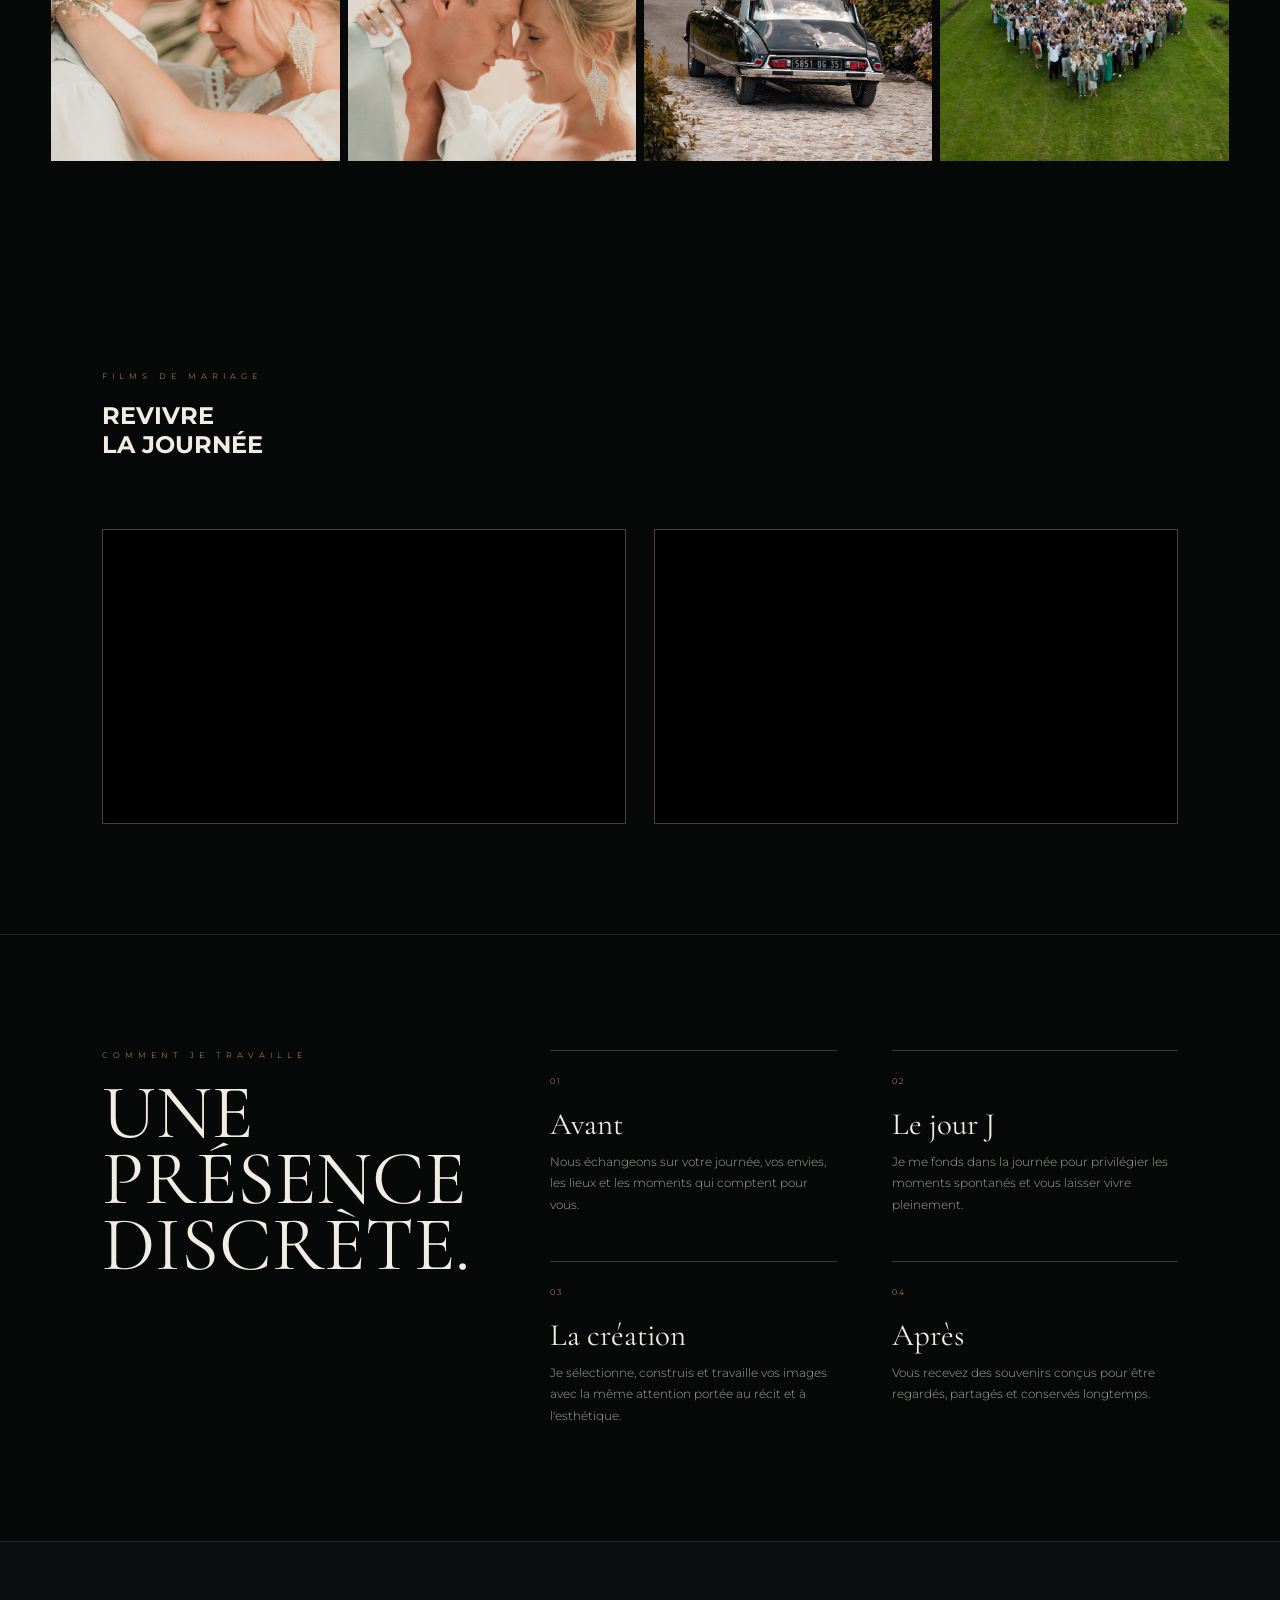
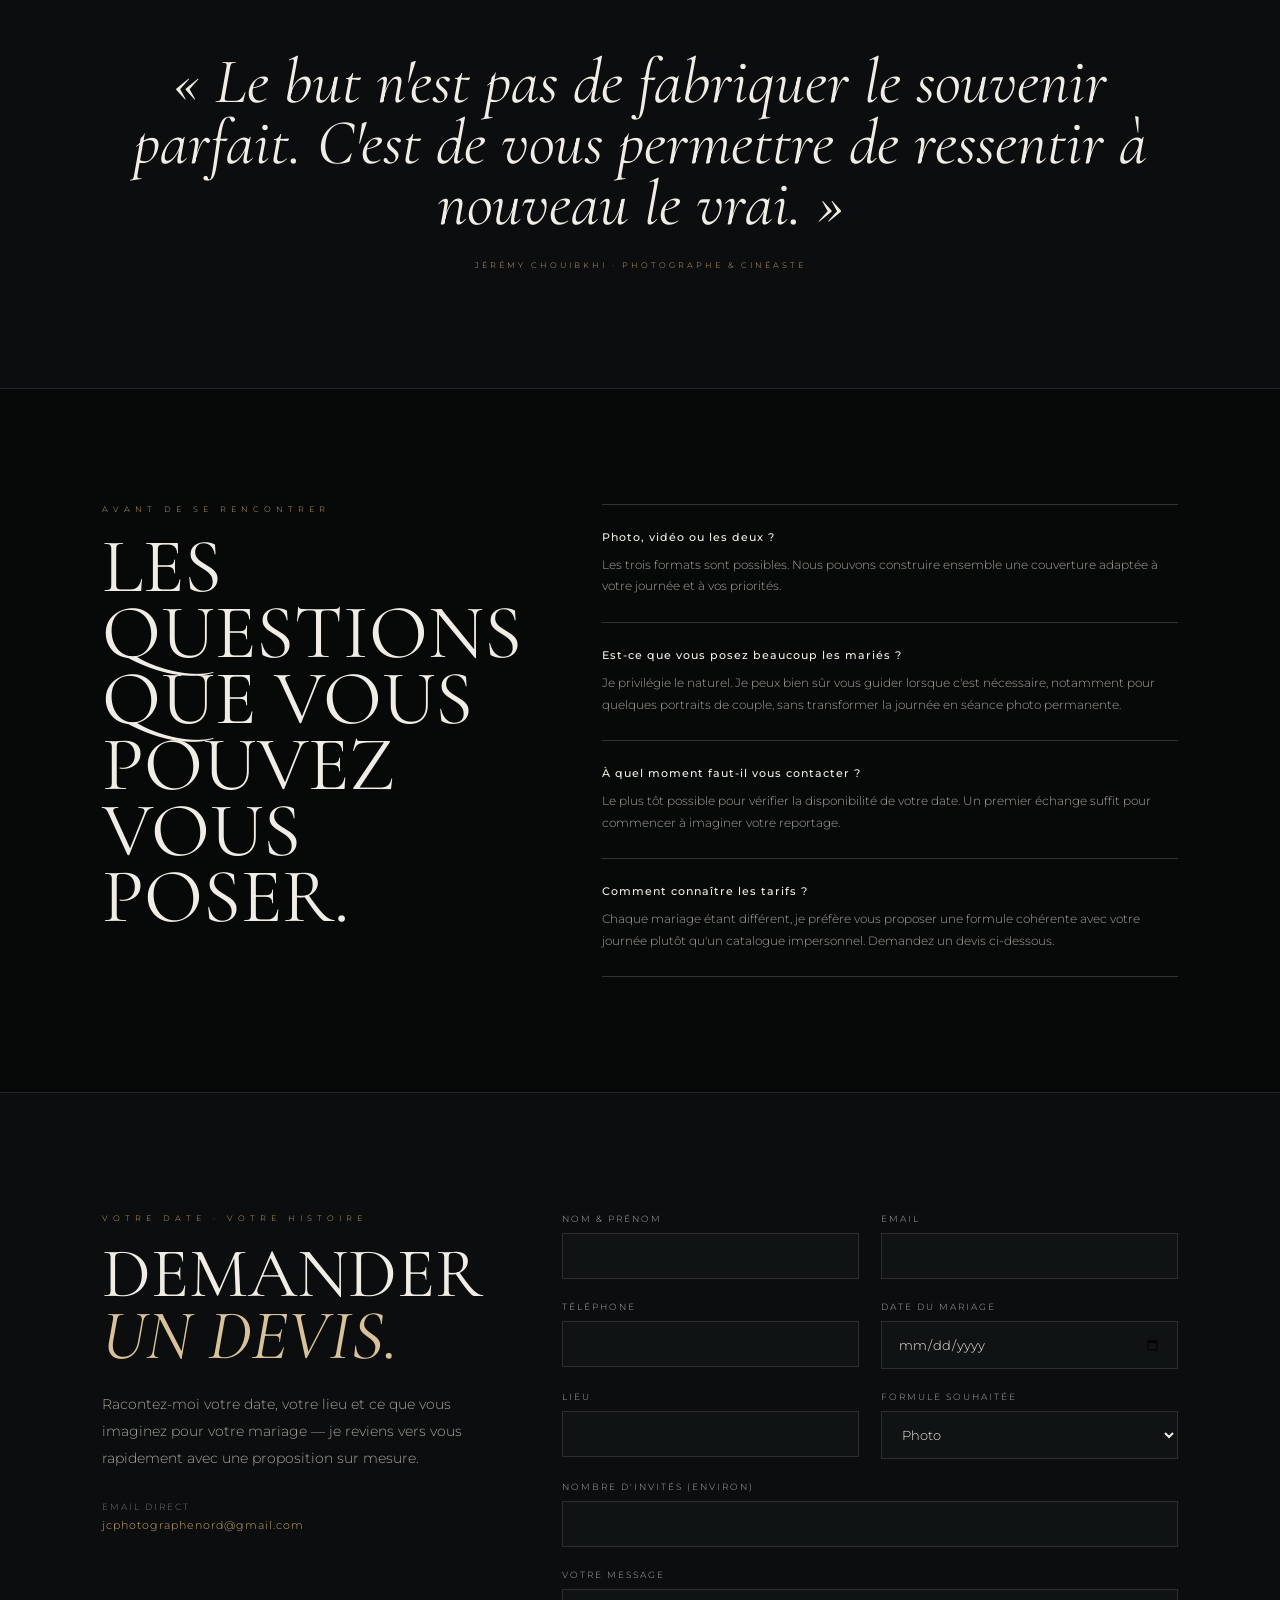
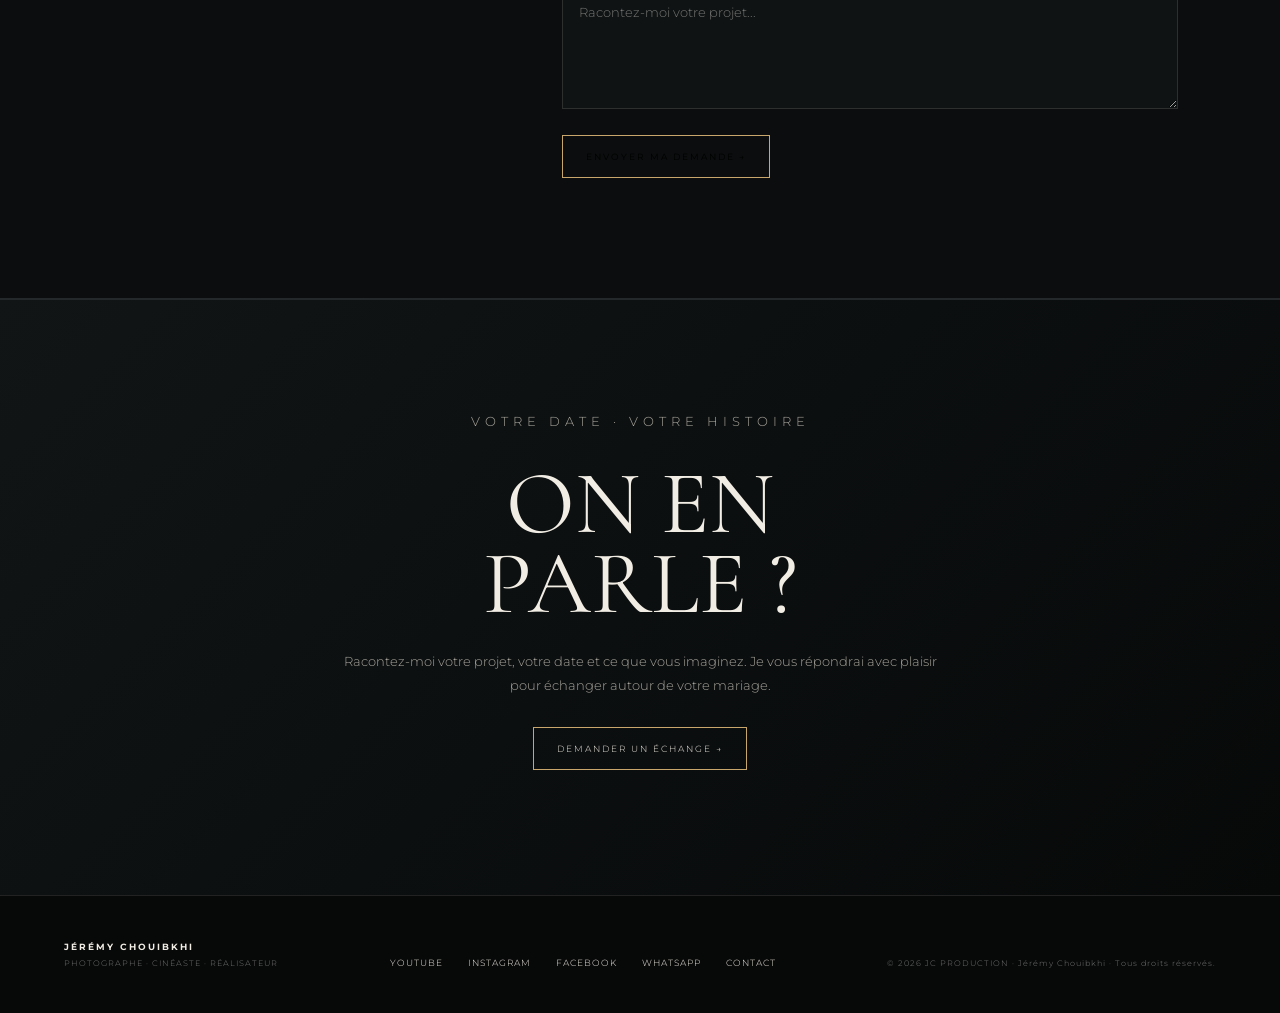
<file: pages/mariages.html>
<!doctype html>
<html lang="fr">
<head>
<!-- Google tag (gtag.js) -->
<script async src="https://www.googletagmanager.com/gtag/js?id=G-5SWFVMCVSF">
</script>
<script>
  window.dataLayer = window.dataLayer || [];
  function gtag(){dataLayer.push(arguments);}
  gtag('js', new Date());

  gtag('config', 'G-5SWFVMCVSF');
</script>

<meta charset="utf-8">
<meta name="viewport" content="width=device-width, initial-scale=1">
<meta name="description" content="Photographe et cinéaste de mariage — Jérémy Chouibkhi. Une approche élégante, naturelle et cinématographique en photo et en film.">
<title>Mariage — Photo & Film | Jérémy Chouibkhi</title>
<link rel="icon" href="../favicon.png"><link rel="stylesheet" href="../style.css">
<link rel="canonical" href="https://jc-production-nord.netlify.app/pages/mariages.html">
<meta property="og:type" content="website">
<meta property="og:site_name" content="JC PRODUCTION — Jérémy Chouibkhi">
<meta property="og:locale" content="fr_FR">
<meta property="og:title" content="Mariage — Photo & Film | Jérémy Chouibkhi">
<meta property="og:description" content="Photographe et cinéaste de mariage — Jérémy Chouibkhi. Une approche élégante, naturelle et cinématographique en photo et en film.">
<meta property="og:url" content="https://jc-production-nord.netlify.app/pages/mariages.html">
<meta property="og:image" content="https://jc-production-nord.netlify.app/assets/mariage-01.jpg">
<meta property="og:image:width" content="1200">
<meta property="og:image:height" content="1200">
<meta name="twitter:card" content="summary_large_image">
<meta name="twitter:title" content="Mariage — Photo & Film | Jérémy Chouibkhi">
<meta name="twitter:description" content="Photographe et cinéaste de mariage — Jérémy Chouibkhi. Une approche élégante, naturelle et cinématographique en photo et en film.">
<meta name="twitter:image" content="https://jc-production-nord.netlify.app/assets/mariage-01.jpg">
</head>
<body>
<a class="promo-bar" href="https://jcphotographenord.systeme.io/dd3f52d2" target="_blank" rel="noopener"><span>NOUVEAU · FORMATION EN LIGNE « LE REGARD CINÉMA »</span><b>Rejoindre la liste d'attente →</b></a>
<header class="nav">
<a class='brand' href='/'><span class="brand-monogram">JC</span><span><strong>JÉRÉMY CHOUIBKHI</strong><small>PHOTOGRAPHE · CINÉASTE · RÉALISATEUR</small></span></a>
<nav><a href='/'>Accueil</a><a href='/pages/prestations'>Prestations</a><a href='/pages/mariages'>Mariages</a><a href='/pages/equestre'>Équestre</a><a href='/pages/western'>Western</a><a href='/pages/reportage'>Reportage</a><a href='/pages/production'>Production</a><a href='/pages/contact'>Contact</a></nav>
<a class='button small' href='/pages/contact'>Me contacter</a>
</header>
<main>

<section class="wedding-hero">
<img src="../assets/mariage-01.jpg" alt="Photo aérienne des invités formant un cœur autour des mariés">
<div class="wedding-hero-copy">
<a class='back-link' href='/'>← Retour à l'univers</a>
<p class="eyebrow">PHOTO · FILM · MARIAGE</p>
<h1>VOTRE<br>HISTOIRE.</h1>
<p class="hero-sub">Je raconte votre mariage avec une approche à la fois discrète, sensible et cinématographique — pour que vos images vous replongent dans ce que vous avez réellement vécu.</p>
</div>
</section>

<section class="wedding-statement">
<div><p class="eyebrow">MA PHILOSOPHIE</p><h2>VIVRE<br>D'ABORD.<br>RACONTER<br>ENSUITE.</h2></div>
<div class="wedding-statement-copy"><p>Votre journée n'a pas besoin d'être mise en scène en permanence. Les plus belles images naissent souvent entre deux moments : un regard, une main qui tremble légèrement, un rire qui échappe au protocole, une étreinte qui dure une seconde de plus.</p><p>Je reste attentif à tout ce qui se passe autour de vous, tout en vous laissant profiter pleinement de vos proches. Mon travail consiste à être là au bon moment, sans prendre la place de votre histoire.</p><p>En photo comme en vidéo, je recherche une esthétique intemporelle, des mouvements naturels et une lumière qui donne aux souvenirs une vraie sensation de cinéma.</p></div>
</section>

<section class="wedding-offers">
<article class="wedding-offer"><span class="num">01 · PHOTO</span><h3>Photographie</h3><p>Une couverture pensée pour raconter votre journée dans son ensemble : préparatifs, cérémonie, couple, famille, fête et tous ces détails que vous découvrirez encore des années plus tard.</p><span class="offer-note">L'instant · la lumière · l'émotion</span></article>
<article class="wedding-offer"><span class="num">02 · FILM</span><h3>Film de mariage</h3><p>Un film vivant construit autour des regards, des voix, des gestes et de l'énergie de votre journée. L'objectif : retrouver les sensations, pas seulement les images.</p><span class="offer-note">Le mouvement · les voix · les souvenirs</span></article>
<article class="wedding-offer"><span class="num">03 · ENSEMBLE</span><h3>Photo + Film</h3><p>Le choix le plus complet pour conserver votre mariage sous deux formes complémentaires : des photographies à transmettre et un film à revivre.</p><span class="offer-note">Une histoire · deux façons de la revivre</span></article>
</section>

<section class="wedding-photo-break">
<div class="big-photo"><img src="../assets/mariage-09.jpg" alt="Mariés dansant sur un toit-terrasse au coucher du soleil"></div>
<div class="small-photo"><img src="../assets/mariage-02.jpg" alt="Détail des mains des mariés, alliances"></div>
</section>

<section class="gallery">
<div class="section-head"><div><p class="eyebrow">GALERIE</p><h2>INSTANTS<br>CAPTURÉS</h2></div></div>
<div class="gallery-grid">
<img src="../assets/mariage-03.jpg" alt="Front contre front, moment de tendresse">
<img src="../assets/mariage-07.jpg" alt="Étreinte des mariés">
<img src="../assets/mariage-11.jpg" alt="Couple dans le désert, paysage large">
<img src="../assets/mariage-14.jpg" alt="Mariés au coucher du soleil">
<img src="../assets/mariage-17.jpg" alt="Baiser sur le front, bouquet de fleurs">
<img src="../assets/mariage-20.jpg" alt="Silhouette des mariés s'embrassant">
<img src="../assets/mariage-prep-04.jpg" alt="Voiture vintage devant une ferme normande">
<img src="../assets/mariage-01.jpg" alt="Photo aérienne en forme de cœur">
</div>
</section>

<section class="video-section">
<div class="section-head"><div><p class="eyebrow">FILMS DE MARIAGE</p><h2>REVIVRE<br>LA JOURNÉE</h2></div></div>
<div class="video-grid">
<div>
<div class="video-card"><div class="video-card-inner"><iframe src="https://www.youtube-nocookie.com/embed/tI0d_BQ_1uc?modestbranding=1&rel=0" title="Film de mariage 1" allow="accelerometer; autoplay; clipboard-write; encrypted-media; gyroscope; picture-in-picture" allowfullscreen loading="lazy"></iframe></div></div>
</div>
<div>
<div class="video-card"><div class="video-card-inner"><iframe src="https://www.youtube-nocookie.com/embed/WR32_HeJOvI?modestbranding=1&rel=0" title="Film de mariage 2" allow="accelerometer; autoplay; clipboard-write; encrypted-media; gyroscope; picture-in-picture" allowfullscreen loading="lazy"></iframe></div></div>
</div>
</div>
</section>

<section class="wedding-process">
<div><p class="eyebrow">COMMENT JE TRAVAILLE</p><h2>UNE PRÉSENCE<br>DISCRÈTE.</h2></div>
<div class="wedding-process-list">
<div class="wedding-step"><span class="num">01</span><h3>Avant</h3><p>Nous échangeons sur votre journée, vos envies, les lieux et les moments qui comptent pour vous.</p></div>
<div class="wedding-step"><span class="num">02</span><h3>Le jour J</h3><p>Je me fonds dans la journée pour privilégier les moments spontanés et vous laisser vivre pleinement.</p></div>
<div class="wedding-step"><span class="num">03</span><h3>La création</h3><p>Je sélectionne, construis et travaille vos images avec la même attention portée au récit et à l'esthétique.</p></div>
<div class="wedding-step"><span class="num">04</span><h3>Après</h3><p>Vous recevez des souvenirs conçus pour être regardés, partagés et conservés longtemps.</p></div>
</div>
</section>

<section class="wedding-quote"><blockquote>« Le but n'est pas de fabriquer le souvenir parfait. C'est de vous permettre de ressentir à nouveau le vrai. »</blockquote><p>Jérémy Chouibkhi · Photographe & cinéaste</p></section>

<section class="wedding-faq">
<div><p class="eyebrow">AVANT DE SE RENCONTRER</p><h2>LES QUESTIONS<br>QUE VOUS POUVEZ<br>VOUS POSER.</h2></div>
<div class="faq-list">
<div class="faq-item"><h3>Photo, vidéo ou les deux ?</h3><p>Les trois formats sont possibles. Nous pouvons construire ensemble une couverture adaptée à votre journée et à vos priorités.</p></div>
<div class="faq-item"><h3>Est-ce que vous posez beaucoup les mariés ?</h3><p>Je privilégie le naturel. Je peux bien sûr vous guider lorsque c'est nécessaire, notamment pour quelques portraits de couple, sans transformer la journée en séance photo permanente.</p></div>
<div class="faq-item"><h3>À quel moment faut-il vous contacter ?</h3><p>Le plus tôt possible pour vérifier la disponibilité de votre date. Un premier échange suffit pour commencer à imaginer votre reportage.</p></div>
<div class="faq-item"><h3>Comment connaître les tarifs ?</h3><p>Chaque mariage étant différent, je préfère vous proposer une formule cohérente avec votre journée plutôt qu'un catalogue impersonnel. Demandez un devis ci-dessous.</p></div>
</div>
</section>

<section class="wedding-devis" id="devis">
<div class="wedding-devis-head">
<p class="eyebrow">VOTRE DATE · VOTRE HISTOIRE</p>
<h2>DEMANDER<br><em>UN DEVIS.</em></h2>
<p class="devis-lead">Racontez-moi votre date, votre lieu et ce que vous imaginez pour votre mariage — je reviens vers vous rapidement avec une proposition sur mesure.</p>
<div class="wedding-devis-detail"><span>Email direct</span><a href="mailto:jcphotographenord@gmail.com">jcphotographenord@gmail.com</a></div>
</div>
<form data-netlify='true' netlify-honeypot='bot-field' class='wedding-devis-form' id='devisForm' method='POST' name='devis-mariage'>
<input type="hidden" name="form-name" value="devis-mariage">
<p class="full" style="display:none"><label>Ne pas remplir : <input name="bot-field"></label></p>
<div><label for="nom">Nom & prénom</label><input type="text" id="nom" name="nom" required></div>
<div><label for="email">Email</label><input type="email" id="email" name="email" required></div>
<div><label for="telephone">Téléphone</label><input type="tel" id="telephone" name="telephone"></div>
<div><label for="date">Date du mariage</label><input type="date" id="date" name="date"></div>
<div><label for="lieu">Lieu</label><input type="text" id="lieu" name="lieu"></div>
<div><label for="formule">Formule souhaitée</label>
<select id="formule" name="formule">
<option value="Photo">Photo</option>
<option value="Film">Film</option>
<option value="Photo + Film">Photo + Film</option>
<option value="Je ne sais pas encore">Je ne sais pas encore</option>
</select>
</div>
<div class="full"><label for="invites">Nombre d'invités (environ)</label><input type="text" id="invites" name="invites"></div>
<div class="full"><label for="message">Votre message</label><textarea id="message" name="message" placeholder="Racontez-moi votre projet..."></textarea></div>
<div class="full"><button class="button" type="submit">Envoyer ma demande →</button></div>
</form>
</section>

<section class="portfolio-cta"><p class="eyebrow">VOTRE DATE · VOTRE HISTOIRE</p><h2>ON EN<br>PARLE ?</h2><p>Racontez-moi votre projet, votre date et ce que vous imaginez. Je vous répondrai avec plaisir pour échanger autour de votre mariage.</p><a class='button' href='/pages/contact'>Demander un échange →</a></section>
</main>
<footer><div><strong>JÉRÉMY CHOUIBKHI</strong><small>PHOTOGRAPHE · CINÉASTE · RÉALISATEUR</small></div><div class="footer-links"><a href="https://youtube.com/@j.cphotographe" target="_blank" rel="noopener">YouTube</a><a href="https://www.instagram.com/j.cphotographe_equestre/" target="_blank" rel="noopener">Instagram</a><a href="https://www.facebook.com/profile.php?id=100082983522044" target="_blank" rel="noopener">Facebook</a><a href="https://wa.me/33620378814" target="_blank" rel="noopener">WhatsApp</a><a href='/pages/contact'>Contact</a></div><small>© 2026 JC PRODUCTION · Jérémy Chouibkhi · Tous droits réservés.</small></footer>
<script>
(function(){
  var f = document.getElementById('devisForm');
  if (f) {
    f.addEventListener('submit', function(){
      if (typeof gtag === 'function') {
        gtag('event', 'generate_lead', { form_name: 'devis_mariage' });
      }
    });
  }
})();
</script>
</body></html>
</file>
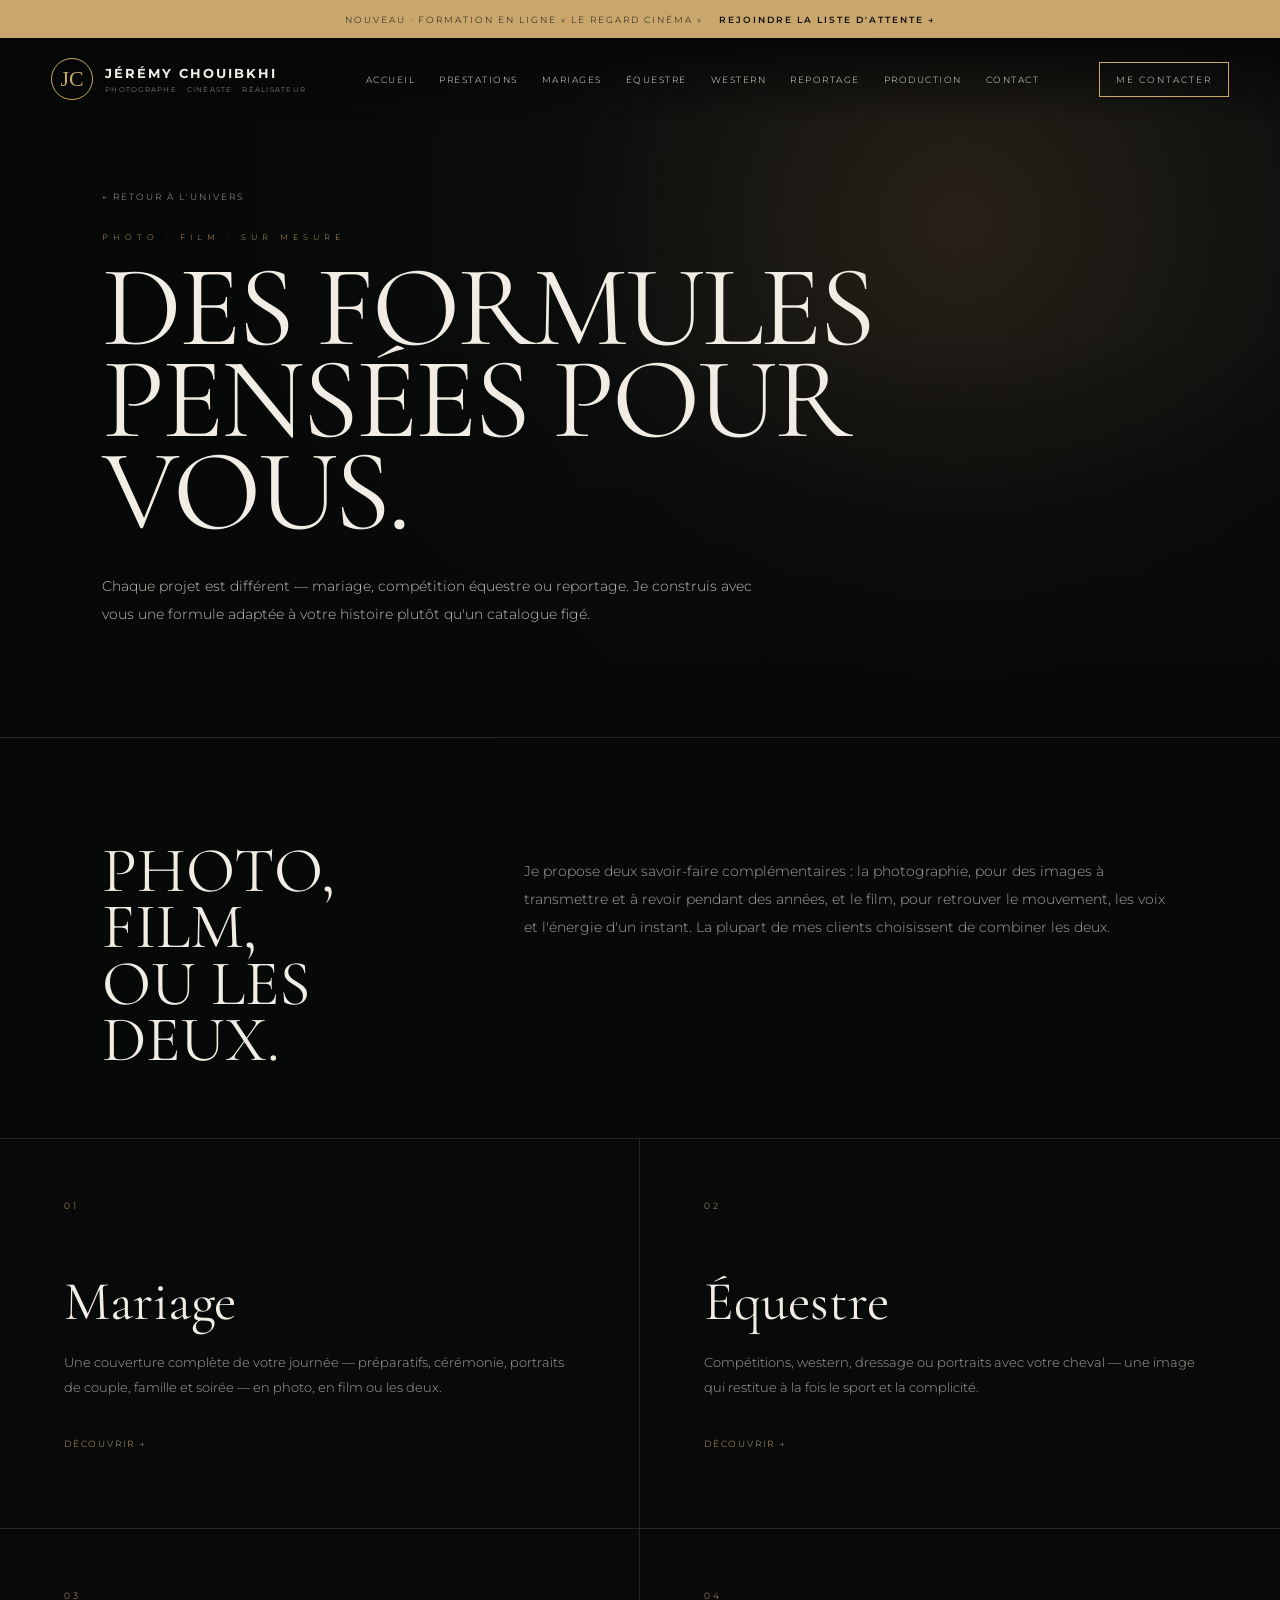
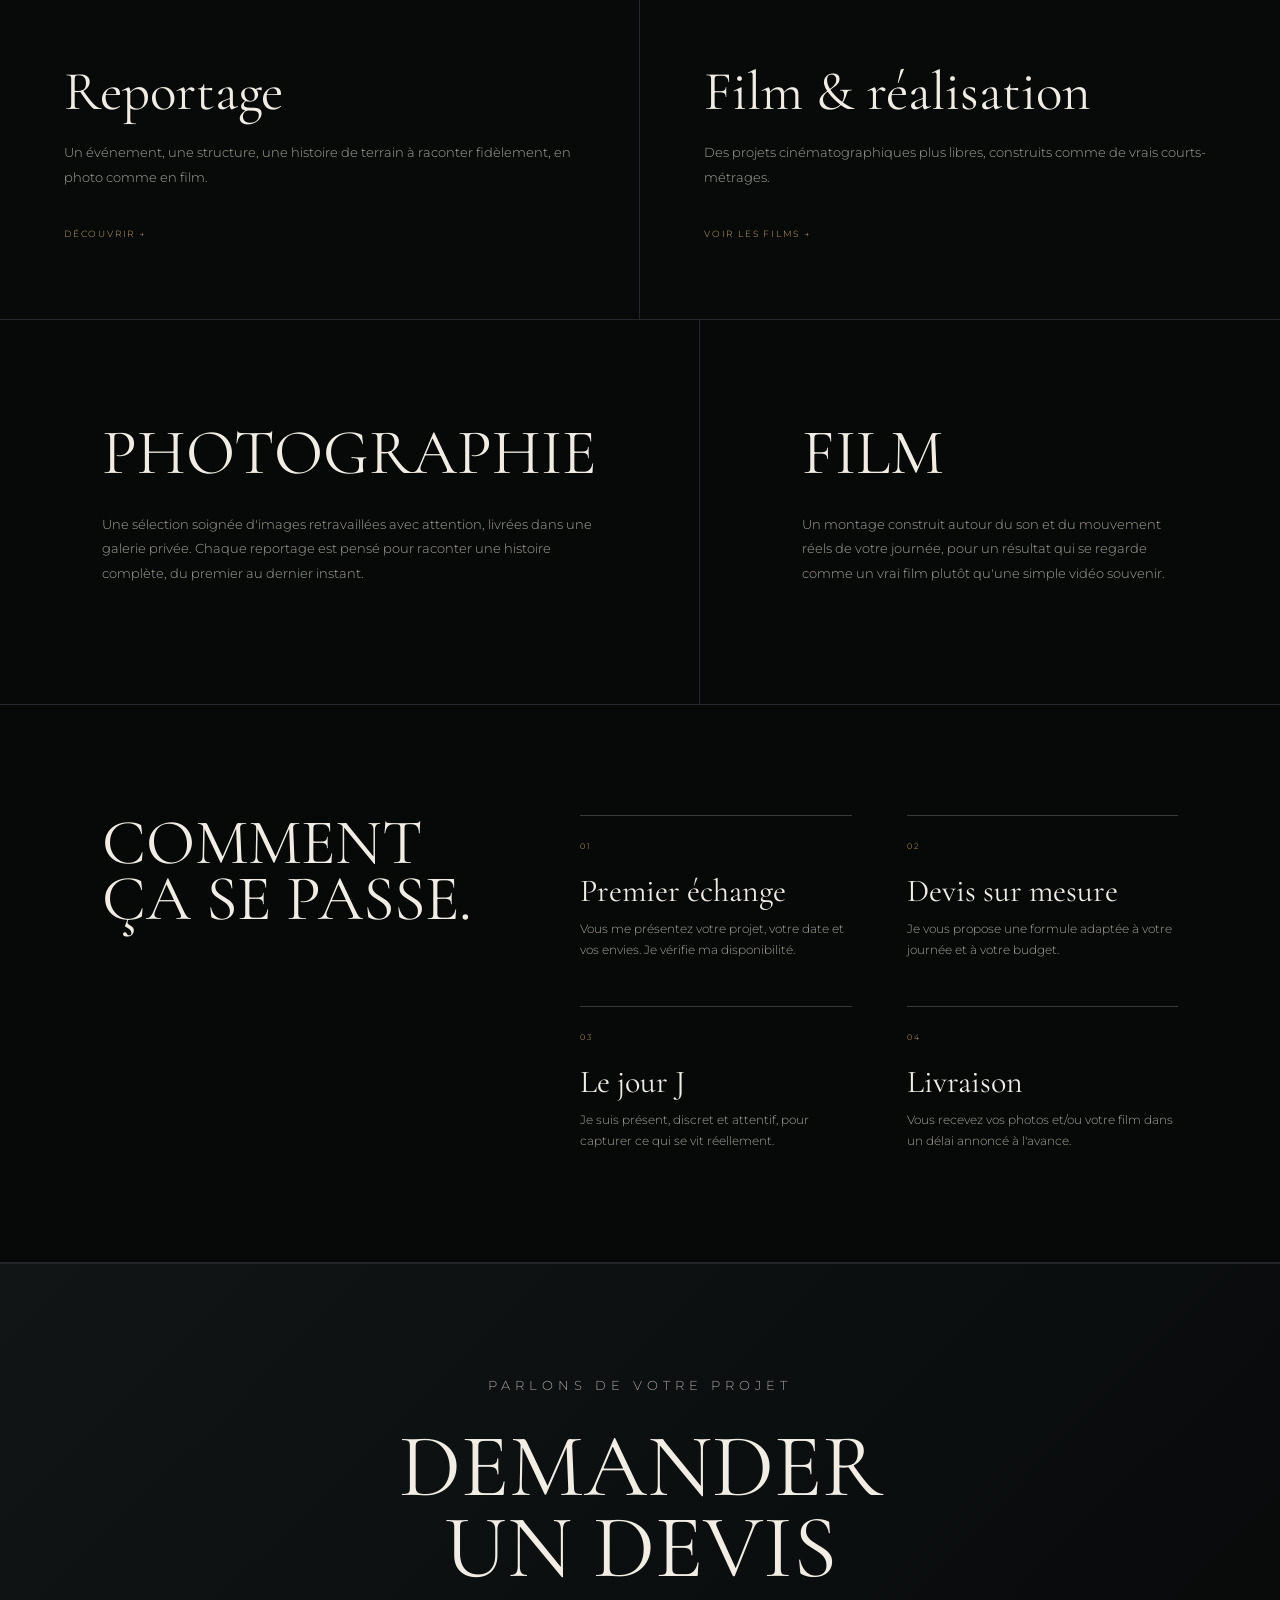
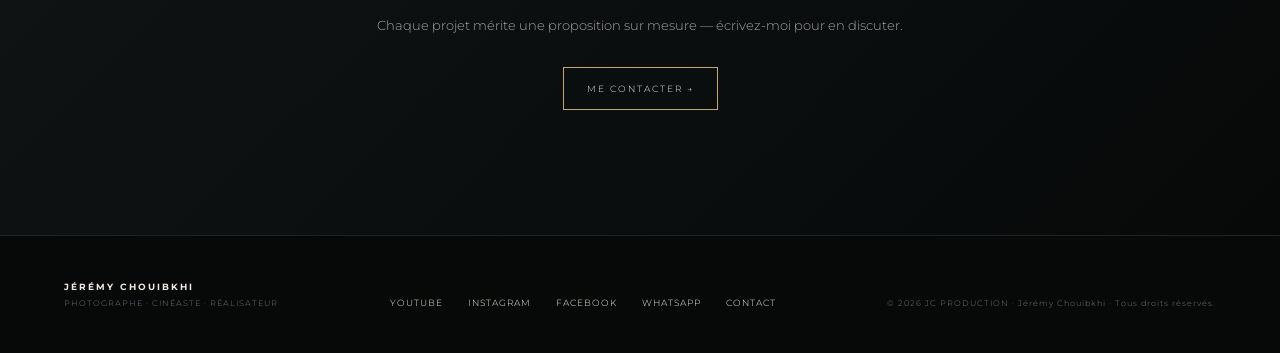
<file: pages/prestations.html>
<!doctype html>
<html lang="fr">
<head>
<!-- Google tag (gtag.js) -->
<script async src="https://www.googletagmanager.com/gtag/js?id=G-5SWFVMCVSF">
</script>
<script>
  window.dataLayer = window.dataLayer || [];
  function gtag(){dataLayer.push(arguments);}
  gtag('js', new Date());

  gtag('config', 'G-5SWFVMCVSF');
</script>

<meta charset="utf-8">
<meta name="viewport" content="width=device-width, initial-scale=1">
<meta name="description" content="Prestations photo & film — Jérémy Chouibkhi. Mariage, équestre, reportage : des formules sur mesure.">
<title>Prestations | Jérémy Chouibkhi</title>
<link rel="icon" href="../favicon.png"><link rel="stylesheet" href="../style.css">
<link rel="canonical" href="https://jc-production-nord.netlify.app/pages/prestations.html">
<meta property="og:type" content="website">
<meta property="og:site_name" content="JC PRODUCTION — Jérémy Chouibkhi">
<meta property="og:locale" content="fr_FR">
<meta property="og:title" content="Prestations | Jérémy Chouibkhi">
<meta property="og:description" content="Prestations photo & film — Jérémy Chouibkhi. Mariage, équestre, reportage : des formules sur mesure.">
<meta property="og:url" content="https://jc-production-nord.netlify.app/pages/prestations.html">
<meta property="og:image" content="https://jc-production-nord.netlify.app/assets/mariage-01.jpg">
<meta property="og:image:width" content="1200">
<meta property="og:image:height" content="1200">
<meta name="twitter:card" content="summary_large_image">
<meta name="twitter:title" content="Prestations | Jérémy Chouibkhi">
<meta name="twitter:description" content="Prestations photo & film — Jérémy Chouibkhi. Mariage, équestre, reportage : des formules sur mesure.">
<meta name="twitter:image" content="https://jc-production-nord.netlify.app/assets/mariage-01.jpg">
</head>
<body>
<a class="promo-bar" href="https://jcphotographenord.systeme.io/dd3f52d2" target="_blank" rel="noopener"><span>NOUVEAU · FORMATION EN LIGNE « LE REGARD CINÉMA »</span><b>Rejoindre la liste d'attente →</b></a>
<header class="nav">
<a class='brand' href='/'><span class="brand-monogram">JC</span><span><strong>JÉRÉMY CHOUIBKHI</strong><small>PHOTOGRAPHE · CINÉASTE · RÉALISATEUR</small></span></a>
<nav><a href='/'>Accueil</a><a href='/pages/prestations'>Prestations</a><a href='/pages/mariages'>Mariages</a><a href='/pages/equestre'>Équestre</a><a href='/pages/western'>Western</a><a href='/pages/reportage'>Reportage</a><a href='/pages/production'>Production</a><a href='/pages/contact'>Contact</a></nav>
<a class='button small' href='/pages/contact'>Me contacter</a>
</header>
<main>

<section class="service-hero">
<div class="service-hero-copy">
<a class='back-link' href='/'>← Retour à l'univers</a>
<p class="eyebrow">PHOTO · FILM · SUR MESURE</p>
<h1>DES FORMULES<br>PENSÉES POUR<br>VOUS.</h1>
<p>Chaque projet est différent — mariage, compétition équestre ou reportage. Je construis avec vous une formule adaptée à votre histoire plutôt qu'un catalogue figé.</p>
</div>
</section>

<section class="service-intro">
<h2>PHOTO,<br>FILM,<br>OU LES DEUX.</h2>
<div class="portfolio-intro-copy" style="color:var(--muted);font-size:14px;line-height:2;max-width:720px"><p>Je propose deux savoir-faire complémentaires : la photographie, pour des images à transmettre et à revoir pendant des années, et le film, pour retrouver le mouvement, les voix et l'énergie d'un instant. La plupart de mes clients choisissent de combiner les deux.</p></div>
</section>

<section class="services-grid">
<div class="service-card"><span class="service-number">01</span><h3>Mariage</h3><p>Une couverture complète de votre journée — préparatifs, cérémonie, portraits de couple, famille et soirée — en photo, en film ou les deux.</p><a class='service-link' href='/pages/mariages'>Découvrir →</a></div>
<div class="service-card"><span class="service-number">02</span><h3>Équestre</h3><p>Compétitions, western, dressage ou portraits avec votre cheval — une image qui restitue à la fois le sport et la complicité.</p><a class='service-link' href='/pages/equestre'>Découvrir →</a></div>
<div class="service-card"><span class="service-number">03</span><h3>Reportage</h3><p>Un événement, une structure, une histoire de terrain à raconter fidèlement, en photo comme en film.</p><a class='service-link' href='/pages/reportage'>Découvrir →</a></div>
<div class="service-card"><span class="service-number">04</span><h3>Film & réalisation</h3><p>Des projets cinématographiques plus libres, construits comme de vrais courts-métrages.</p><a class="service-link" href="https://youtube.com/@j.cphotographe" target="_blank" rel="noopener">Voir les films →</a></div>
</section>

<section class="service-duo">
<div class="service-duo-block"><h2>PHOTOGRAPHIE</h2><p>Une sélection soignée d'images retravaillées avec attention, livrées dans une galerie privée. Chaque reportage est pensé pour raconter une histoire complète, du premier au dernier instant.</p></div>
<div class="service-duo-block"><h2>FILM</h2><p>Un montage construit autour du son et du mouvement réels de votre journée, pour un résultat qui se regarde comme un vrai film plutôt qu'une simple vidéo souvenir.</p></div>
</section>

<section class="process">
<div><h2>COMMENT<br>ÇA SE PASSE.</h2></div>
<div class="process-list">
<div><span>01</span><h3>Premier échange</h3><p>Vous me présentez votre projet, votre date et vos envies. Je vérifie ma disponibilité.</p></div>
<div><span>02</span><h3>Devis sur mesure</h3><p>Je vous propose une formule adaptée à votre journée et à votre budget.</p></div>
<div><span>03</span><h3>Le jour J</h3><p>Je suis présent, discret et attentif, pour capturer ce qui se vit réellement.</p></div>
<div><span>04</span><h3>Livraison</h3><p>Vous recevez vos photos et/ou votre film dans un délai annoncé à l'avance.</p></div>
</div>
</section>

<section class="portfolio-cta"><p class="eyebrow">PARLONS DE VOTRE PROJET</p><h2>DEMANDER<br>UN DEVIS</h2><p>Chaque projet mérite une proposition sur mesure — écrivez-moi pour en discuter.</p><a class='button' href='/pages/contact'>Me contacter →</a></section>
</main>
<footer><div><strong>JÉRÉMY CHOUIBKHI</strong><small>PHOTOGRAPHE · CINÉASTE · RÉALISATEUR</small></div><div class="footer-links"><a href="https://youtube.com/@j.cphotographe" target="_blank" rel="noopener">YouTube</a><a href="https://www.instagram.com/j.cphotographe_equestre/" target="_blank" rel="noopener">Instagram</a><a href="https://www.facebook.com/profile.php?id=100082983522044" target="_blank" rel="noopener">Facebook</a><a href="https://wa.me/33620378814" target="_blank" rel="noopener">WhatsApp</a><a href='/pages/contact'>Contact</a></div><small>© 2026 JC PRODUCTION · Jérémy Chouibkhi · Tous droits réservés.</small></footer>
</body></html>
</file>
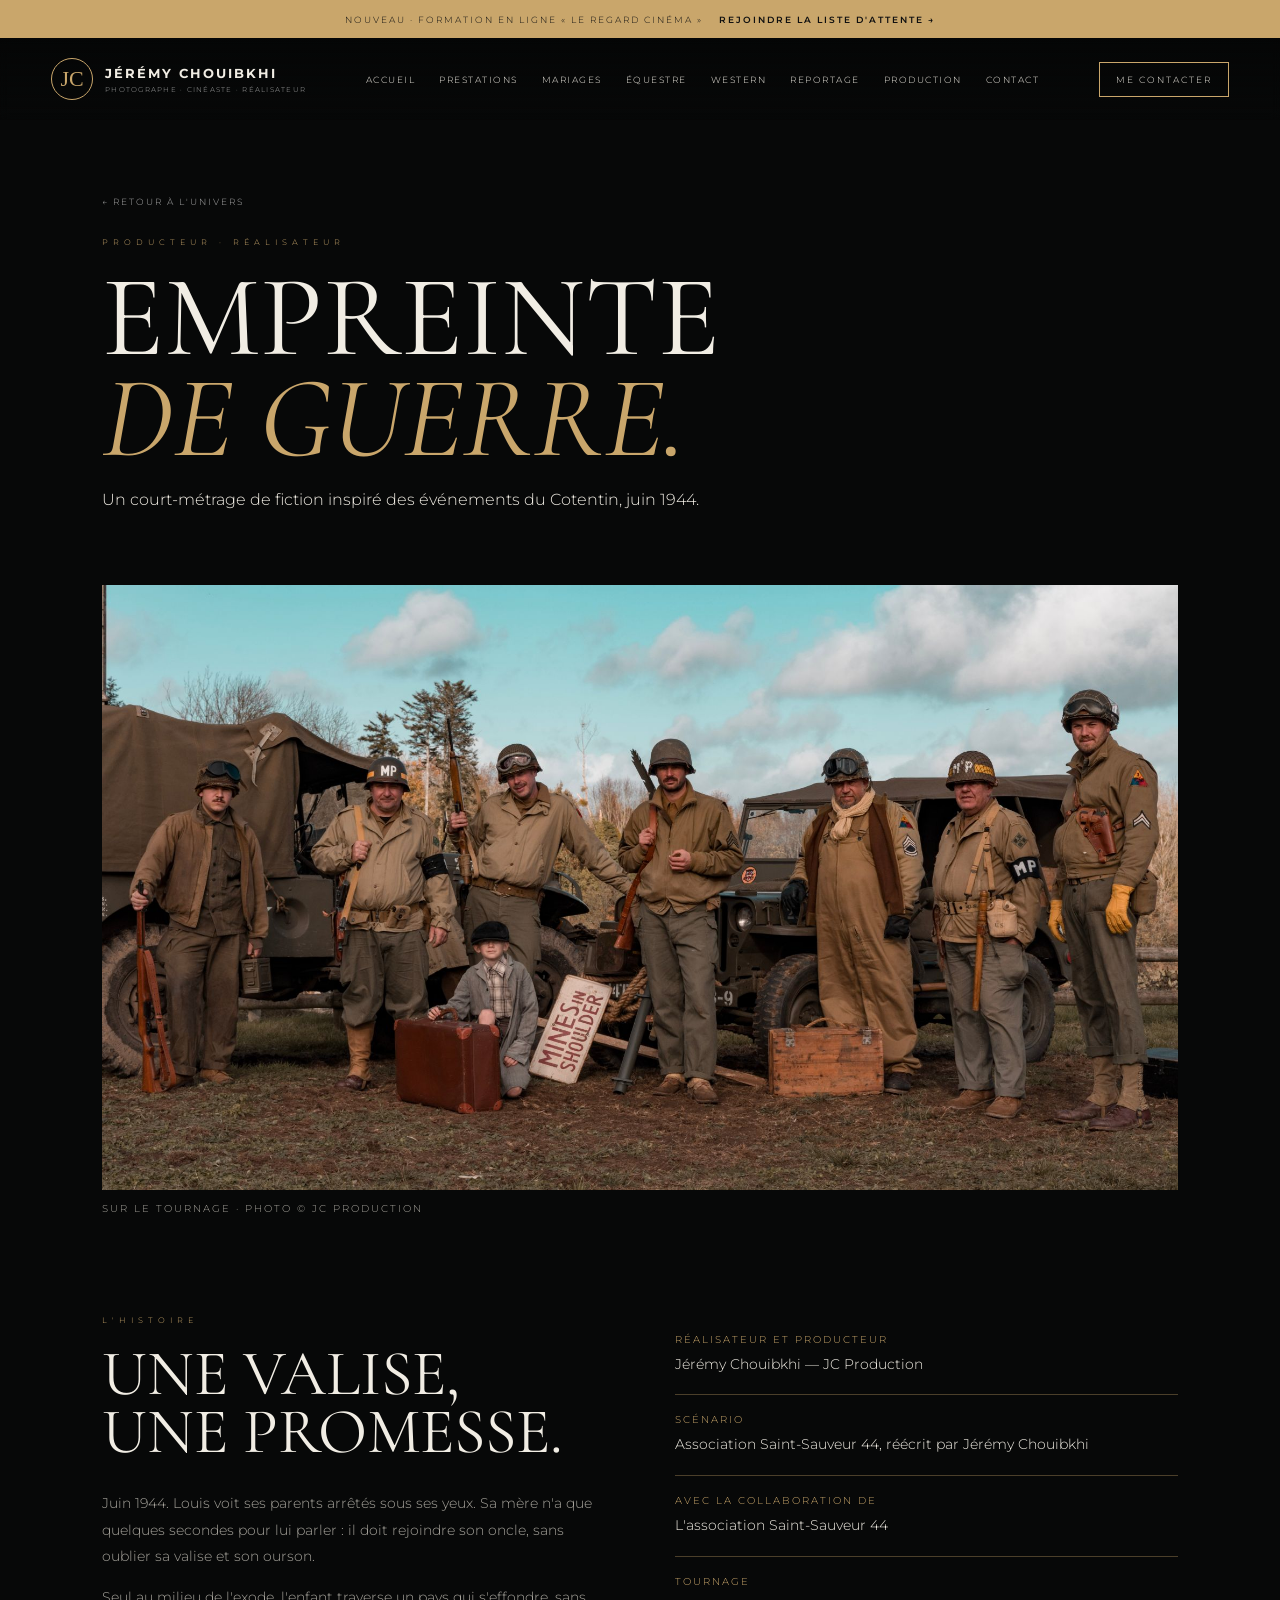
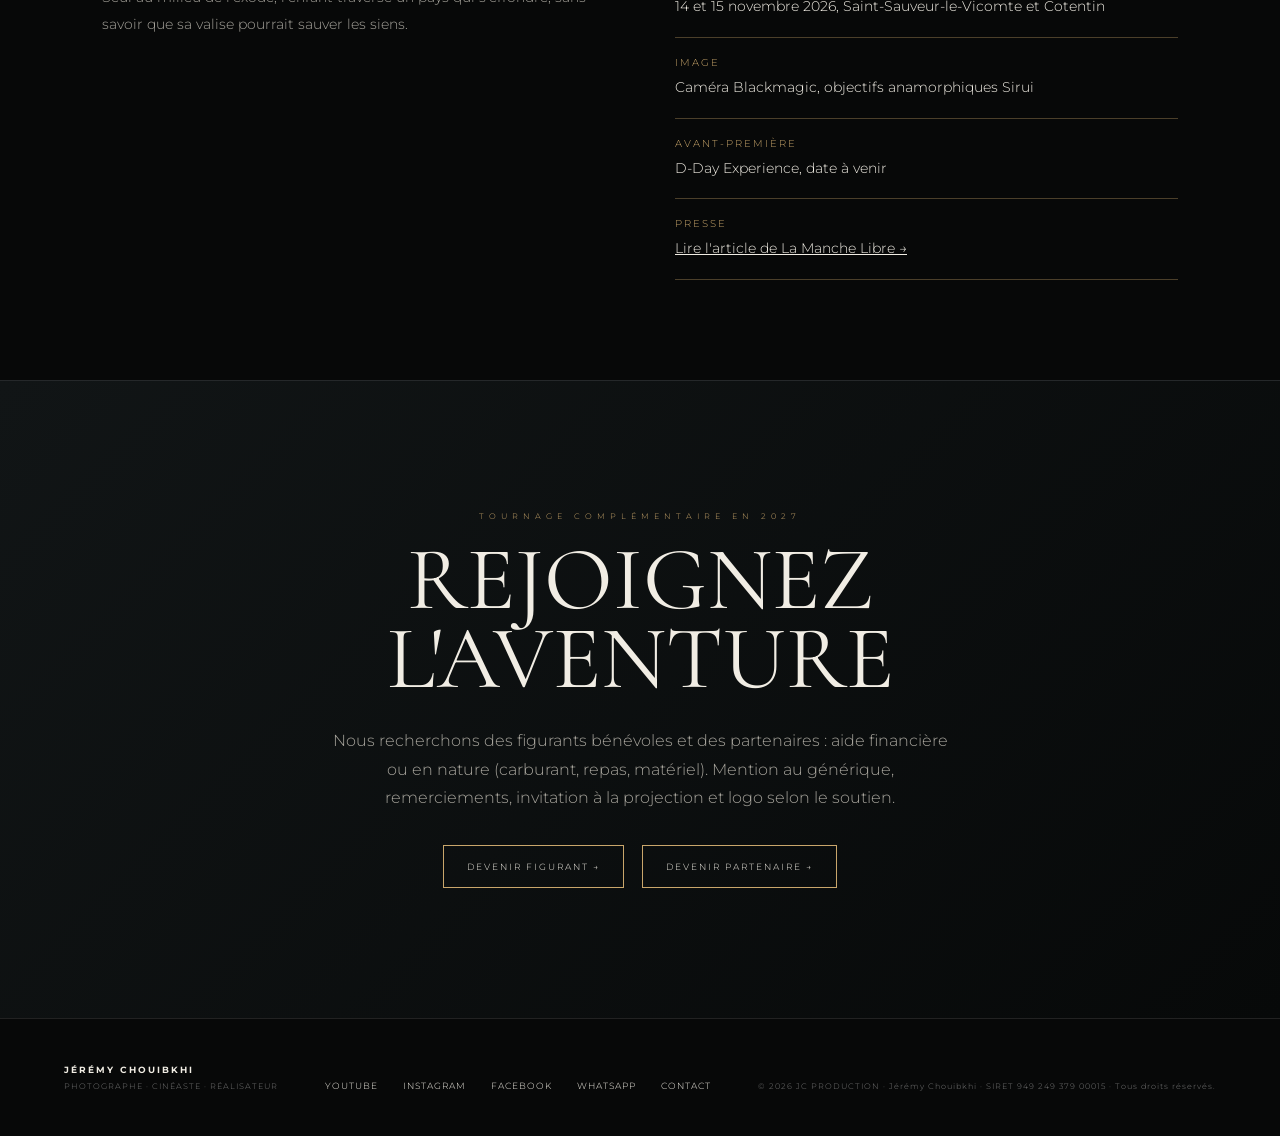
<file: pages/production.html>
<!doctype html>
<html lang="fr">
<head>
<!-- Google tag (gtag.js) -->
<script async src="https://www.googletagmanager.com/gtag/js?id=G-5SWFVMCVSF">
</script>
<script>
  window.dataLayer = window.dataLayer || [];
  function gtag(){dataLayer.push(arguments);}
  gtag('js', new Date());

  gtag('config', 'G-5SWFVMCVSF');
</script>

<meta charset="utf-8">
<meta name="viewport" content="width=device-width, initial-scale=1">
<meta name="description" content="Empreinte de guerre, court-métrage de fiction sur juin 1944 dans le Cotentin, réalisé et produit par Jérémy Chouibkhi.">
<title>Empreinte de guerre — Production &amp; réalisation · JC PRODUCTION</title>
<link rel="icon" href="../favicon.png"><link rel="stylesheet" href="../style.css">
<link rel="canonical" href="https://jc-production-nord.netlify.app/pages/production.html">
<meta property="og:type" content="website">
<meta property="og:site_name" content="JC PRODUCTION — Jérémy Chouibkhi">
<meta property="og:locale" content="fr_FR">
<meta property="og:title" content="Empreinte de guerre — Production &amp; réalisation · JC PRODUCTION">
<meta property="og:description" content="Empreinte de guerre, court-métrage de fiction sur juin 1944 dans le Cotentin, réalisé et produit par Jérémy Chouibkhi.">
<meta property="og:url" content="https://jc-production-nord.netlify.app/pages/production.html">
<meta property="og:image" content="https://jc-production-nord.netlify.app/assets/empreinte-de-guerre.jpg">
<meta property="og:image:width" content="1200">
<meta property="og:image:height" content="1200">
<meta name="twitter:card" content="summary_large_image">
<meta name="twitter:title" content="Empreinte de guerre — Production &amp; réalisation · JC PRODUCTION">
<meta name="twitter:description" content="Empreinte de guerre, court-métrage de fiction sur juin 1944 dans le Cotentin, réalisé et produit par Jérémy Chouibkhi.">
<meta name="twitter:image" content="https://jc-production-nord.netlify.app/assets/empreinte-de-guerre.jpg">
</head>
<body>
<a class="promo-bar" href="https://jcphotographenord.systeme.io/dd3f52d2" target="_blank" rel="noopener"><span>NOUVEAU · FORMATION EN LIGNE « LE REGARD CINÉMA »</span><b>Rejoindre la liste d'attente →</b></a>
<header class="nav">
<a class='brand' href='/'><span class="brand-monogram">JC</span><span><strong>JÉRÉMY CHOUIBKHI</strong><small>PHOTOGRAPHE · CINÉASTE · RÉALISATEUR</small></span></a>
<nav><a href='/'>Accueil</a><a href='/pages/prestations'>Prestations</a><a href='/pages/mariages'>Mariages</a><a href='/pages/equestre'>Équestre</a><a href='/pages/western'>Western</a><a href='/pages/reportage'>Reportage</a><a href='/pages/production'>Production</a><a href='/pages/contact'>Contact</a></nav>
<a class='button small' href='/pages/contact'>Me contacter</a>
</header>
<main>
<section class="prod-hero">
<a class='back-link' href='/'>← Retour à l'univers</a>
<p class="eyebrow">PRODUCTEUR · RÉALISATEUR</p>
<h1>EMPREINTE<br><em>DE GUERRE.</em></h1>
<p class="hero-sub">Un court-métrage de fiction inspiré des événements du Cotentin, juin 1944.</p>
</section>

<figure class="prod-photo">
<img src="../assets/empreinte-de-guerre.jpg" alt="Figurants en uniformes américains et un enfant à la valise devant des véhicules d'époque">
<figcaption>Sur le tournage · Photo © JC Production</figcaption>
</figure>

<section class="prod-body">
<div>
<p class="eyebrow">L'HISTOIRE</p>
<h2>UNE VALISE,<br>UNE PROMESSE.</h2>
<p>Juin 1944. Louis voit ses parents arrêtés sous ses yeux. Sa mère n'a que quelques secondes pour lui parler : il doit rejoindre son oncle, sans oublier sa valise et son ourson.</p>
<p>Seul au milieu de l'exode, l'enfant traverse un pays qui s'effondre, sans savoir que sa valise pourrait sauver les siens.</p>
</div>
<dl>
<div><dt>Réalisateur et producteur</dt><dd>Jérémy Chouibkhi — JC Production</dd></div>
<div><dt>Scénario</dt><dd>Association Saint-Sauveur 44, réécrit par Jérémy Chouibkhi</dd></div>
<div><dt>Avec la collaboration de</dt><dd>L'association Saint-Sauveur 44</dd></div>
<div><dt>Tournage</dt><dd>14 et 15 novembre 2026, Saint-Sauveur-le-Vicomte et Cotentin</dd></div>
<div><dt>Image</dt><dd>Caméra Blackmagic, objectifs anamorphiques Sirui</dd></div>
<div><dt>Avant-première</dt><dd>D-Day Experience, date à venir</dd></div>
<div><dt>Presse</dt><dd><a href="https://www.lamanchelibre.fr/actualite-1249399-saint-sauveur-le-vicomte-empreinte-de-guerre-un-film-ne-d-une-aventure-collective" target="_blank" rel="noopener">Lire l'article de La Manche Libre →</a></dd></div>
</dl>
</section>

<section class="contact">
<p class="eyebrow">TOURNAGE COMPLÉMENTAIRE EN 2027</p>
<h2>REJOIGNEZ<br>L'AVENTURE</h2>
<p>Nous recherchons des figurants bénévoles et des partenaires : aide financière ou en nature (carburant, repas, matériel). Mention au générique, remerciements, invitation à la projection et logo selon le soutien.</p>
<div class="prod-actions">
<a class='button' href='mailto:jcphotographenord@gmail.com?subject=Figuration%20-%20Empreinte%20de%20guerre'>Devenir figurant →</a>
<a class='button' href='mailto:jcphotographenord@gmail.com?subject=Partenariat%20-%20Empreinte%20de%20guerre'>Devenir partenaire →</a>
</div>
</section>
</main>
<footer><div><strong>JÉRÉMY CHOUIBKHI</strong><small>PHOTOGRAPHE · CINÉASTE · RÉALISATEUR</small></div><div class="footer-links"><a href="https://youtube.com/@j.cphotographe" target="_blank" rel="noopener">YouTube</a><a href="https://www.instagram.com/j.cphotographe_equestre/" target="_blank" rel="noopener">Instagram</a><a href="https://www.facebook.com/profile.php?id=100082983522044" target="_blank" rel="noopener">Facebook</a><a href="https://wa.me/33620378814" target="_blank" rel="noopener">WhatsApp</a><a href='/pages/contact'>Contact</a></div><small>© 2026 JC PRODUCTION · Jérémy Chouibkhi · SIRET 949 249 379 00015 · Tous droits réservés.</small></footer>

</body></html>
</file>
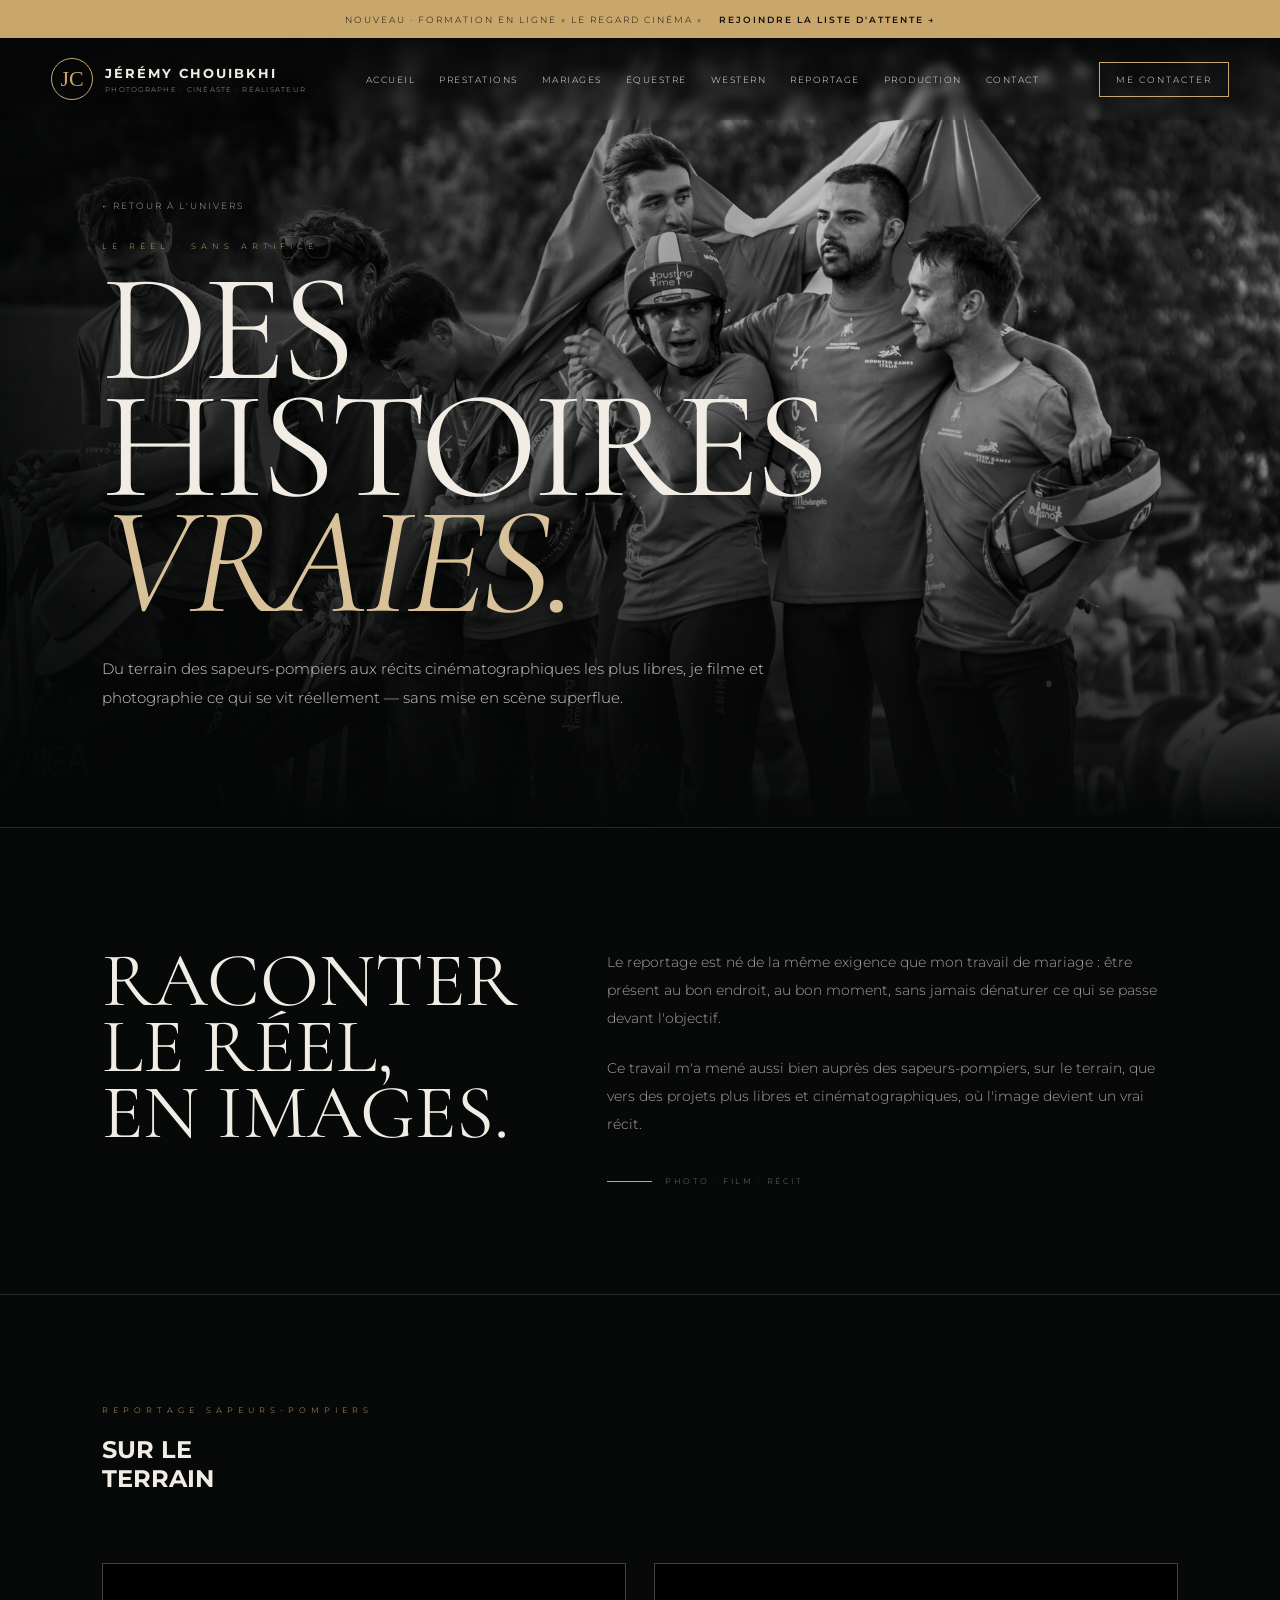
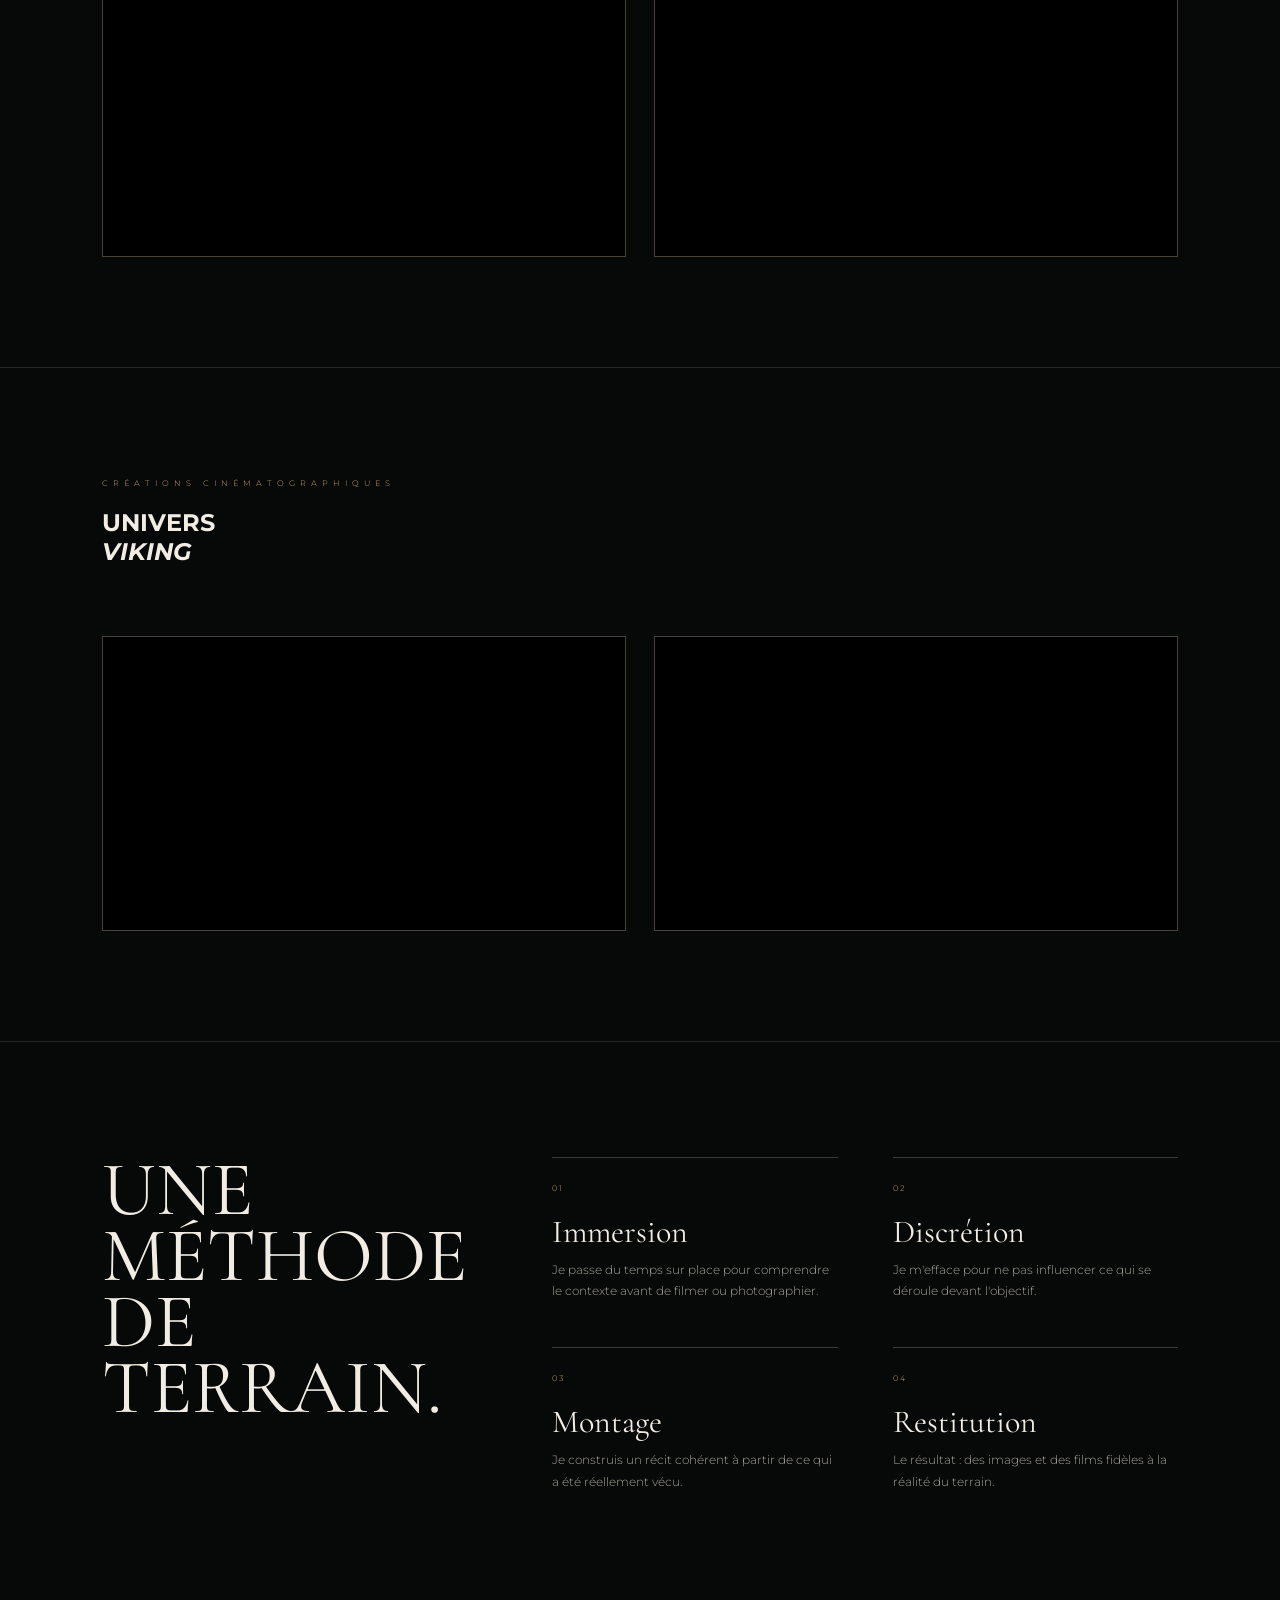
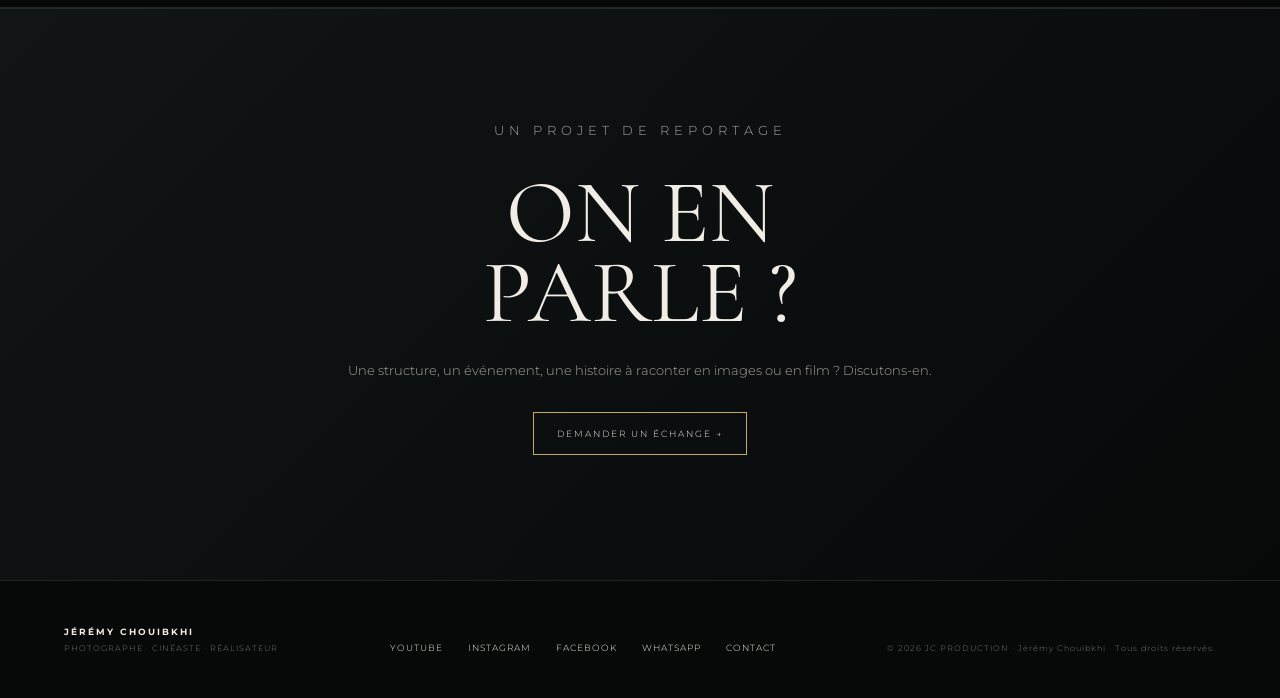
<file: pages/reportage.html>
<!doctype html>
<html lang="fr">
<head>
<!-- Google tag (gtag.js) -->
<script async src="https://www.googletagmanager.com/gtag/js?id=G-5SWFVMCVSF">
</script>
<script>
  window.dataLayer = window.dataLayer || [];
  function gtag(){dataLayer.push(arguments);}
  gtag('js', new Date());

  gtag('config', 'G-5SWFVMCVSF');
</script>

<meta charset="utf-8">
<meta name="viewport" content="width=device-width, initial-scale=1">
<meta name="description" content="Reportage et films — Jérémy Chouibkhi. Sapeurs-pompiers, univers viking, récits cinématographiques du réel.">
<title>Reportage & Films | Jérémy Chouibkhi</title>
<link rel="icon" href="../favicon.png"><link rel="stylesheet" href="../style.css">
<link rel="canonical" href="https://jc-production-nord.netlify.app/pages/reportage.html">
<meta property="og:type" content="website">
<meta property="og:site_name" content="JC PRODUCTION — Jérémy Chouibkhi">
<meta property="og:locale" content="fr_FR">
<meta property="og:title" content="Reportage & Films | Jérémy Chouibkhi">
<meta property="og:description" content="Reportage et films — Jérémy Chouibkhi. Sapeurs-pompiers, univers viking, récits cinématographiques du réel.">
<meta property="og:url" content="https://jc-production-nord.netlify.app/pages/reportage.html">
<meta property="og:image" content="https://jc-production-nord.netlify.app/assets/equestre-09.jpg">
<meta property="og:image:width" content="1200">
<meta property="og:image:height" content="1200">
<meta name="twitter:card" content="summary_large_image">
<meta name="twitter:title" content="Reportage & Films | Jérémy Chouibkhi">
<meta name="twitter:description" content="Reportage et films — Jérémy Chouibkhi. Sapeurs-pompiers, univers viking, récits cinématographiques du réel.">
<meta name="twitter:image" content="https://jc-production-nord.netlify.app/assets/equestre-09.jpg">
</head>
<body>
<a class="promo-bar" href="https://jcphotographenord.systeme.io/dd3f52d2" target="_blank" rel="noopener"><span>NOUVEAU · FORMATION EN LIGNE « LE REGARD CINÉMA »</span><b>Rejoindre la liste d'attente →</b></a>
<header class="nav">
<a class='brand' href='/'><span class="brand-monogram">JC</span><span><strong>JÉRÉMY CHOUIBKHI</strong><small>PHOTOGRAPHE · CINÉASTE · RÉALISATEUR</small></span></a>
<nav><a href='/'>Accueil</a><a href='/pages/prestations'>Prestations</a><a href='/pages/mariages'>Mariages</a><a href='/pages/equestre'>Équestre</a><a href='/pages/western'>Western</a><a href='/pages/reportage'>Reportage</a><a href='/pages/production'>Production</a><a href='/pages/contact'>Contact</a></nav>
<a class='button small' href='/pages/contact'>Me contacter</a>
</header>
<main>

<section class="reportage-hero">
<img src="../assets/equestre-09.jpg" alt="Célébration d'équipe en noir et blanc">
<div class="reportage-hero-shade"></div>
<div class="reportage-hero-copy">
<a class='back-link' href='/'>← Retour à l'univers</a>
<p class="eyebrow">LE RÉEL · SANS ARTIFICE</p>
<h1>DES HISTOIRES<br><em>VRAIES.</em></h1>
<p class="hero-sub">Du terrain des sapeurs-pompiers aux récits cinématographiques les plus libres, je filme et photographie ce qui se vit réellement — sans mise en scène superflue.</p>
</div>
</section>

<section class="reportage-statement">
<div><h2>RACONTER<br>LE RÉEL,<br>EN IMAGES.</h2></div>
<div class="reportage-statement-copy">
<p>Le reportage est né de la même exigence que mon travail de mariage : être présent au bon endroit, au bon moment, sans jamais dénaturer ce qui se passe devant l'objectif.</p>
<p>Ce travail m'a mené aussi bien auprès des sapeurs-pompiers, sur le terrain, que vers des projets plus libres et cinématographiques, où l'image devient un vrai récit.</p>
<div class="reportage-signature"><span></span> PHOTO · FILM · RÉCIT</div>
</div>
</section>

<section class="video-section">
<div class="section-head"><div><p class="eyebrow">REPORTAGE SAPEURS-POMPIERS</p><h2>SUR LE<br>TERRAIN</h2></div></div>
<div class="video-grid">
<div class="video-card"><div class="video-card-inner"><iframe src="https://www.youtube-nocookie.com/embed/tV3cQGhri7Q?modestbranding=1&rel=0" title="Reportage pompiers 1" allow="accelerometer; autoplay; clipboard-write; encrypted-media; gyroscope; picture-in-picture" allowfullscreen loading="lazy"></iframe></div></div>
<div class="video-card"><div class="video-card-inner"><iframe src="https://www.youtube-nocookie.com/embed/9IvJEkMUoGI?modestbranding=1&rel=0" title="Reportage pompiers 2" allow="accelerometer; autoplay; clipboard-write; encrypted-media; gyroscope; picture-in-picture" allowfullscreen loading="lazy"></iframe></div></div>
</div>
</section>

<section class="video-section">
<div class="section-head"><div><p class="eyebrow">CRÉATIONS CINÉMATOGRAPHIQUES</p><h2>UNIVERS<br><em>VIKING</em></h2></div></div>
<div class="video-grid">
<div class="video-card"><div class="video-card-inner"><iframe src="https://www.youtube-nocookie.com/embed/g7S-Ih8lZZs?modestbranding=1&rel=0" title="Film viking 1" allow="accelerometer; autoplay; clipboard-write; encrypted-media; gyroscope; picture-in-picture" allowfullscreen loading="lazy"></iframe></div></div>
<div class="video-card"><div class="video-card-inner"><iframe src="https://www.youtube-nocookie.com/embed/2EdISP5o0Wg?modestbranding=1&rel=0" title="Film viking 2" allow="accelerometer; autoplay; clipboard-write; encrypted-media; gyroscope; picture-in-picture" allowfullscreen loading="lazy"></iframe></div></div>
</div>
</section>

<section class="reportage-process">
<div><h2>UNE MÉTHODE<br>DE TERRAIN.</h2></div>
<div class="reportage-process-list">
<div><span>01</span><h3>Immersion</h3><p>Je passe du temps sur place pour comprendre le contexte avant de filmer ou photographier.</p></div>
<div><span>02</span><h3>Discrétion</h3><p>Je m'efface pour ne pas influencer ce qui se déroule devant l'objectif.</p></div>
<div><span>03</span><h3>Montage</h3><p>Je construis un récit cohérent à partir de ce qui a été réellement vécu.</p></div>
<div><span>04</span><h3>Restitution</h3><p>Le résultat : des images et des films fidèles à la réalité du terrain.</p></div>
</div>
</section>

<section class="portfolio-cta"><p class="eyebrow">UN PROJET DE REPORTAGE</p><h2>ON EN<br>PARLE ?</h2><p>Une structure, un événement, une histoire à raconter en images ou en film ? Discutons-en.</p><a class='button' href='/pages/contact'>Demander un échange →</a></section>
</main>
<footer><div><strong>JÉRÉMY CHOUIBKHI</strong><small>PHOTOGRAPHE · CINÉASTE · RÉALISATEUR</small></div><div class="footer-links"><a href="https://youtube.com/@j.cphotographe" target="_blank" rel="noopener">YouTube</a><a href="https://www.instagram.com/j.cphotographe_equestre/" target="_blank" rel="noopener">Instagram</a><a href="https://www.facebook.com/profile.php?id=100082983522044" target="_blank" rel="noopener">Facebook</a><a href="https://wa.me/33620378814" target="_blank" rel="noopener">WhatsApp</a><a href='/pages/contact'>Contact</a></div><small>© 2026 JC PRODUCTION · Jérémy Chouibkhi · Tous droits réservés.</small></footer>
</body></html>
</file>
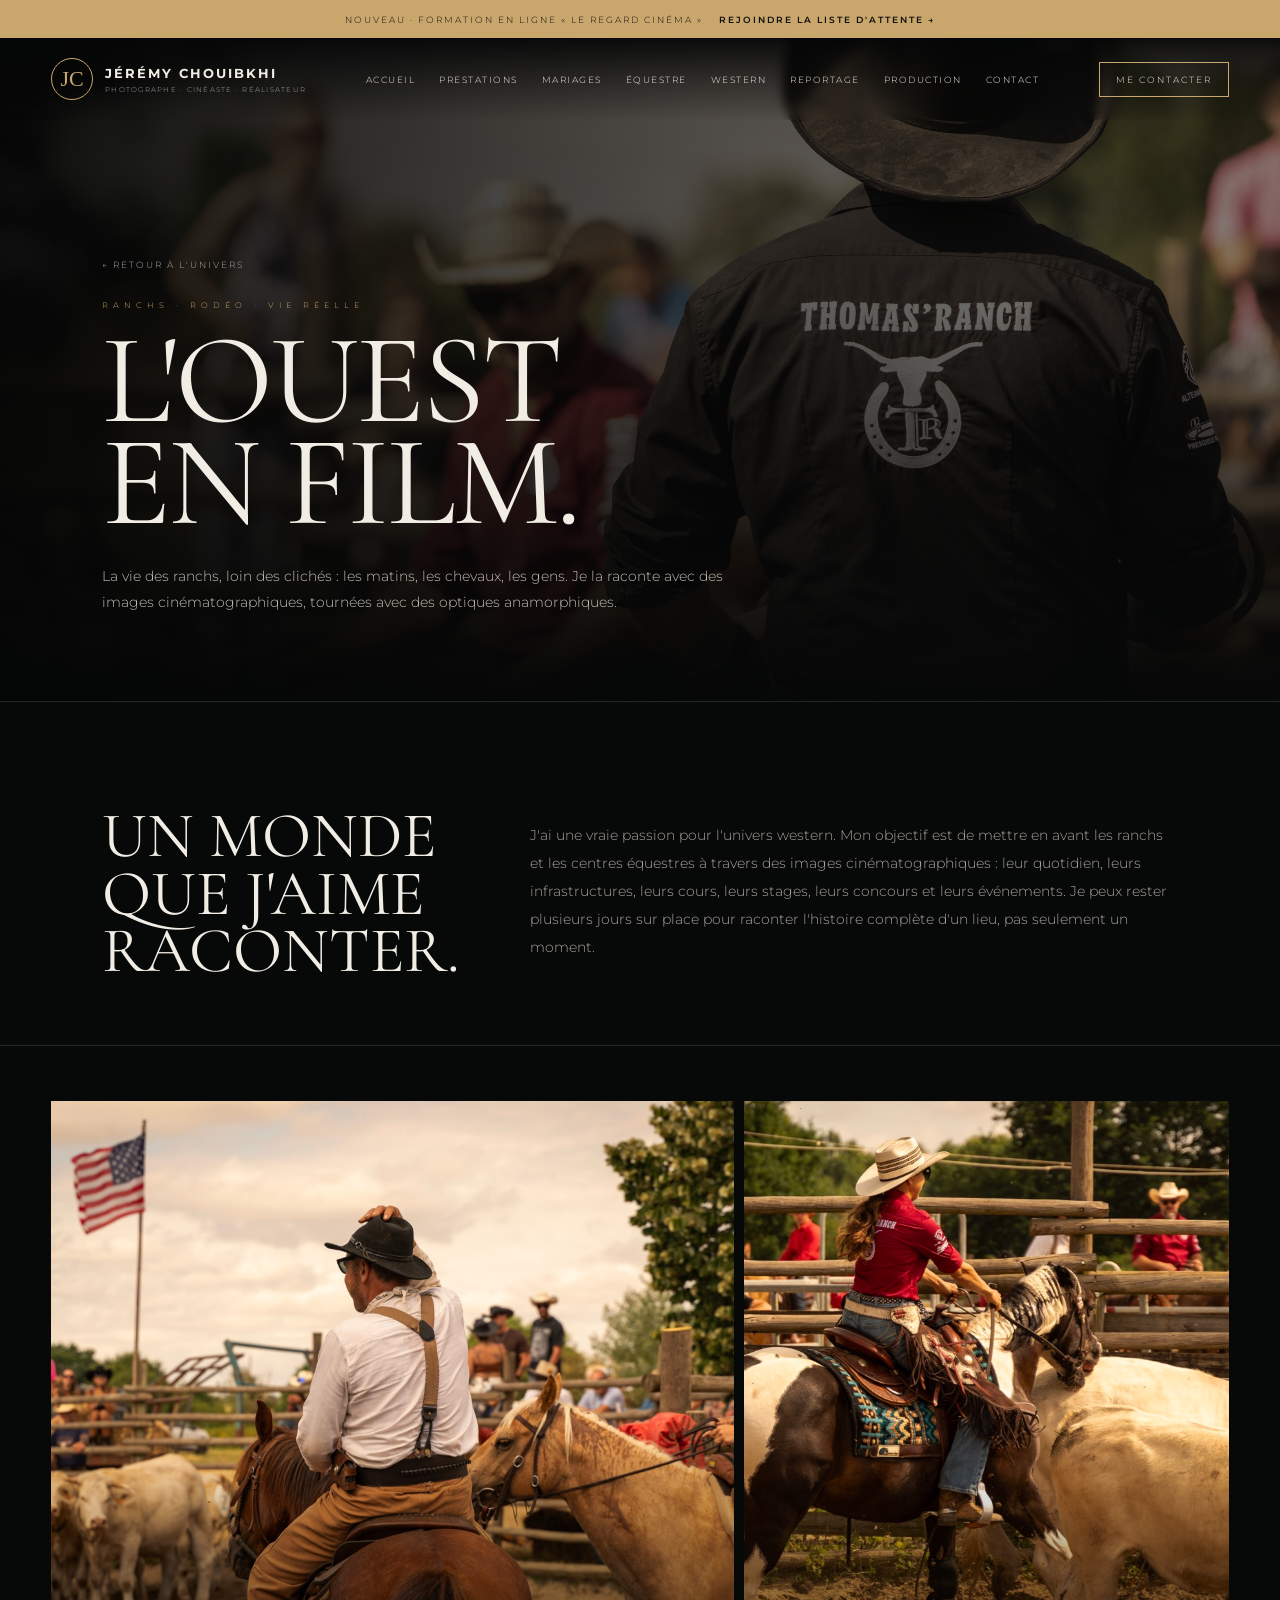
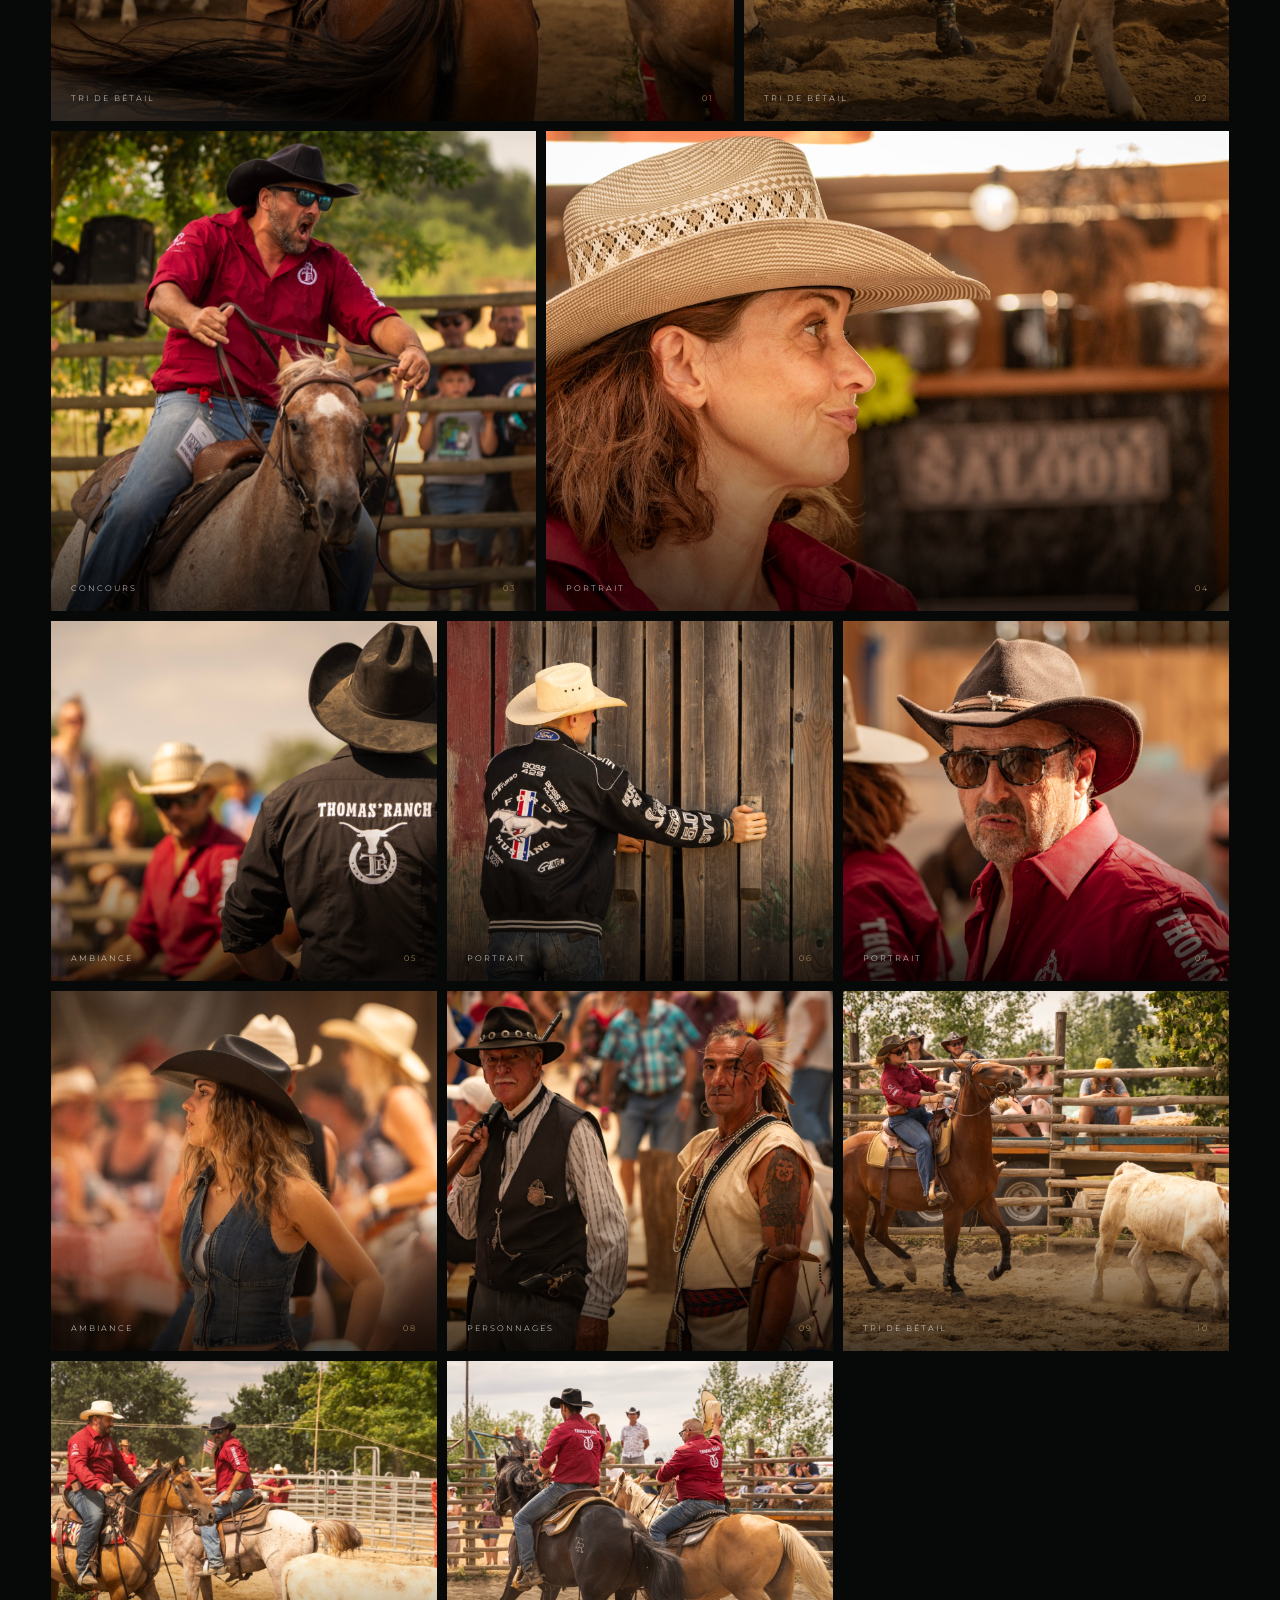
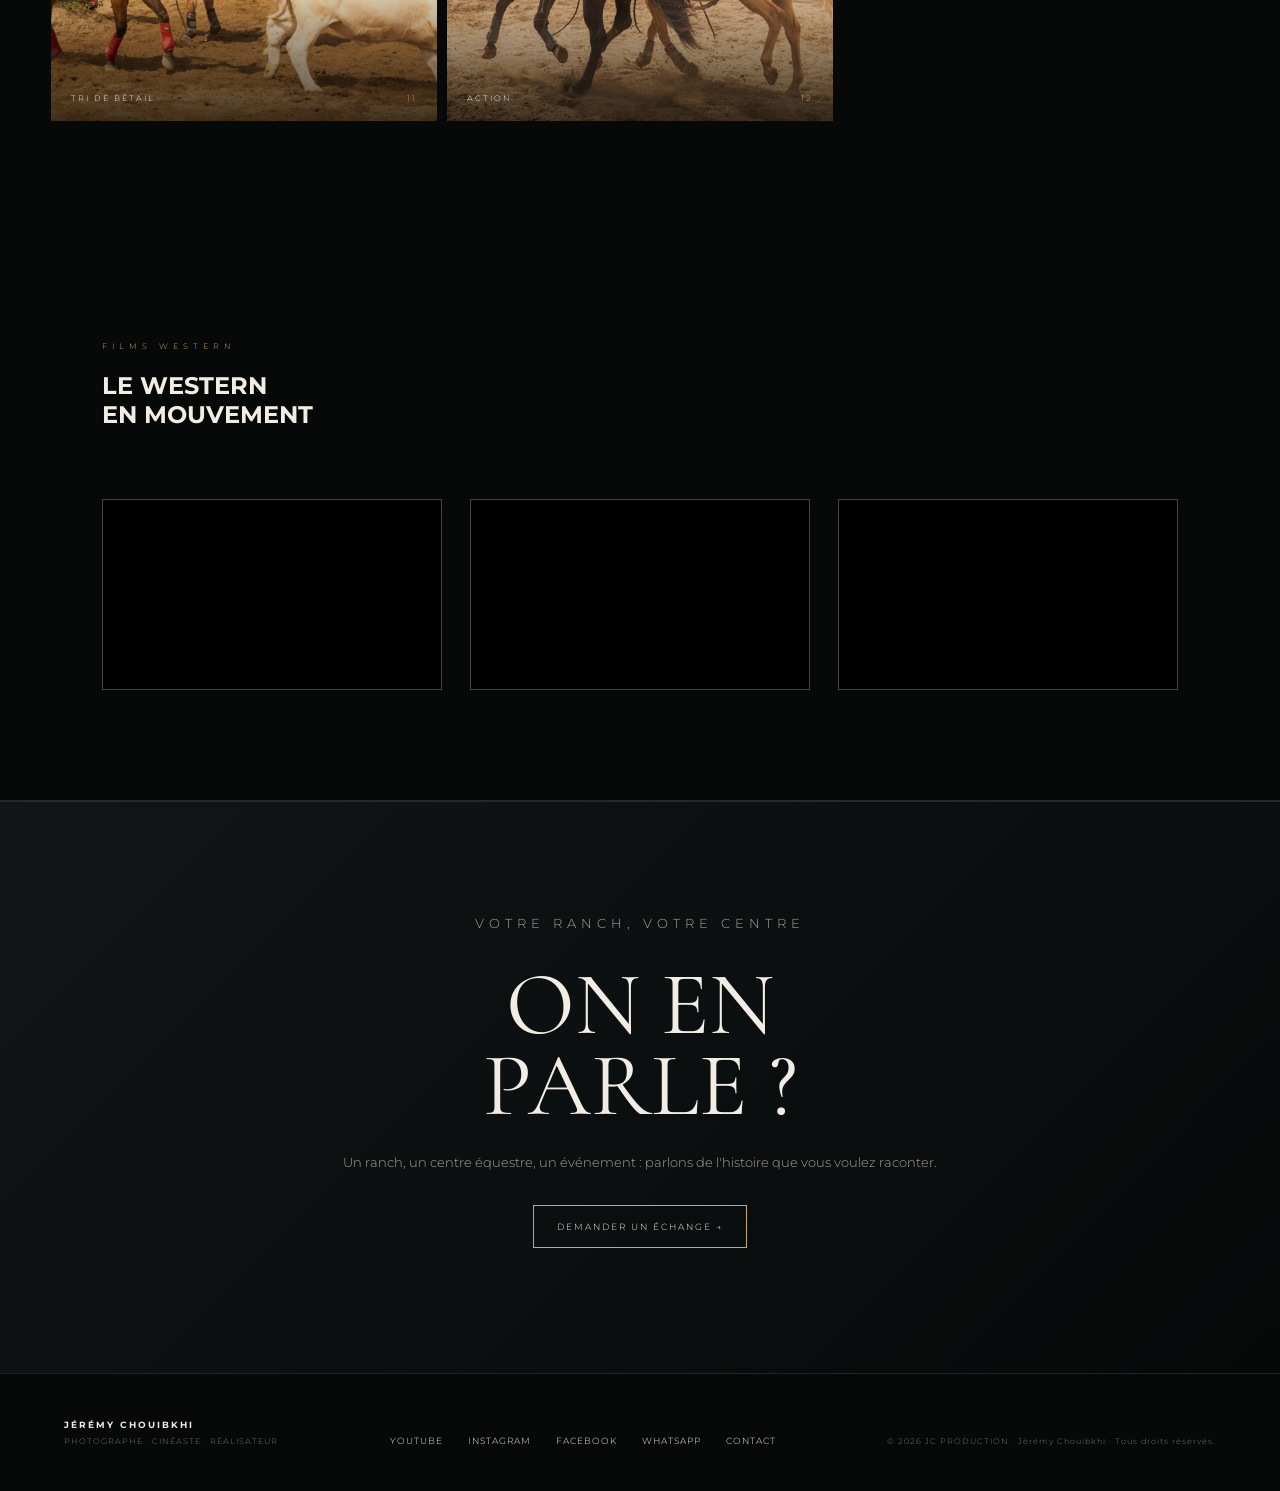
<file: pages/western.html>
<!doctype html>
<html lang="fr">
<head>
<meta charset="utf-8">
<meta name="viewport" content="width=device-width, initial-scale=1">
<meta name="description" content="Western, ranchs et rodéo en images et en film — Jérémy Chouibkhi, cinéaste. Un regard cinématographique sur la vie des ranchs et des centres équestres.">
<title>Western — Photo & Film | Jérémy Chouibkhi</title>
<link rel="icon" href="../favicon.png"><link rel="stylesheet" href="../style.css">
<link rel="canonical" href="https://jc-production-nord.netlify.app/pages/western.html">
<meta property="og:type" content="website">
<meta property="og:site_name" content="JC PRODUCTION — Jérémy Chouibkhi">
<meta property="og:locale" content="fr_FR">
<meta property="og:title" content="Western — Photo & Film | Jérémy Chouibkhi">
<meta property="og:description" content="Western, ranchs et rodéo en images et en film — un regard cinématographique sur la vie des ranchs.">
<meta property="og:url" content="https://jc-production-nord.netlify.app/pages/western.html">
<meta property="og:image" content="https://jc-production-nord.netlify.app/assets/equestre-13.jpg">
<meta name="twitter:card" content="summary_large_image">
</head>
<body>
<a class="promo-bar" href="https://jcphotographenord.systeme.io/dd3f52d2" target="_blank" rel="noopener"><span>NOUVEAU · FORMATION EN LIGNE « LE REGARD CINÉMA »</span><b>Rejoindre la liste d'attente →</b></a>
<header class="nav">
<a class='brand' href='/'><span class="brand-monogram">JC</span><span><strong>JÉRÉMY CHOUIBKHI</strong><small>PHOTOGRAPHE · CINÉASTE · RÉALISATEUR</small></span></a>
<nav><a href='/'>Accueil</a><a href='/pages/prestations'>Prestations</a><a href='/pages/mariages'>Mariages</a><a href='/pages/equestre'>Équestre</a><a href='/pages/western'>Western</a><a href='/pages/reportage'>Reportage</a><a href='/pages/production'>Production</a><a href='/pages/contact'>Contact</a></nav>
<a class='button small' href='/pages/contact'>Me contacter</a>
</header>
<main>

<section class="portfolio-hero">
<img src="../assets/equestre-13.jpg" alt="Deux cavalières western devant un saloon">
<div class="portfolio-hero-copy">
<a class='back-link' href='/'>← Retour à l'univers</a>
<p class="eyebrow">RANCHS · RODÉO · VIE RÉELLE</p>
<h1>L'OUEST<br>EN FILM.</h1>
<p class="hero-sub">La vie des ranchs, loin des clichés : les matins, les chevaux, les gens. Je la raconte avec des images cinématographiques, tournées avec des optiques anamorphiques.</p>
</div>
</section>

<section class="portfolio-intro">
<h2>UN MONDE<br>QUE J'AIME<br>RACONTER.</h2>
<div class="portfolio-intro-copy"><p>J'ai une vraie passion pour l'univers western. Mon objectif est de mettre en avant les ranchs et les centres équestres à travers des images cinématographiques : leur quotidien, leurs infrastructures, leurs cours, leurs stages, leurs concours et leurs événements. Je peux rester plusieurs jours sur place pour raconter l'histoire complète d'un lieu, pas seulement un moment.</p></div>
</section>

<section class="portfolio-grid">
<div class="portfolio-item"><img src="../assets/western-07.jpg" alt="Cavaliers et troupeau devant le drapeau américain" loading="lazy"><div class="portfolio-caption"><span>Tri de bétail</span><span>01</span></div></div>
<div class="portfolio-item"><img src="../assets/western-09.jpg" alt="Cheval pie au milieu du troupeau pendant le tri" loading="lazy"><div class="portfolio-caption"><span>Tri de bétail</span><span>02</span></div></div>
<div class="portfolio-item"><img src="../assets/western-05.jpg" alt="Cavalier en chemise rouge sur son cheval gris" loading="lazy"><div class="portfolio-caption"><span>Concours</span><span>03</span></div></div>
<div class="portfolio-item"><img src="../assets/western-02.jpg" alt="Portrait de femme au chapeau devant le saloon" loading="lazy"><div class="portfolio-caption"><span>Portrait</span><span>04</span></div></div>
<div class="portfolio-item"><img src="../assets/western-06.jpg" alt="Cow-boy de dos, Thomas' Ranch" loading="lazy"><div class="portfolio-caption"><span>Ambiance</span><span>05</span></div></div>
<div class="portfolio-item"><img src="../assets/western-03.jpg" alt="Cow-boy en veste noire devant la palissade en bois" loading="lazy"><div class="portfolio-caption"><span>Portrait</span><span>06</span></div></div>
<div class="portfolio-item"><img src="../assets/western-01.jpg" alt="Cow-boy en chemise rouge et lunettes" loading="lazy"><div class="portfolio-caption"><span>Portrait</span><span>07</span></div></div>
<div class="portfolio-item"><img src="../assets/western-15.jpg" alt="Jeune femme au chapeau noir dans la foule" loading="lazy"><div class="portfolio-caption"><span>Ambiance</span><span>08</span></div></div>
<div class="portfolio-item"><img src="../assets/western-12.jpg" alt="Cow-boy et figurant en costume d'époque" loading="lazy"><div class="portfolio-caption"><span>Personnages</span><span>09</span></div></div>
<div class="portfolio-item"><img src="../assets/western-16.jpg" alt="Cavalière et veau dans l'enclos" loading="lazy"><div class="portfolio-caption"><span>Tri de bétail</span><span>10</span></div></div>
<div class="portfolio-item"><img src="../assets/western-17.jpg" alt="Deux cavaliers et une vache en plein tri" loading="lazy"><div class="portfolio-caption"><span>Tri de bétail</span><span>11</span></div></div>
<div class="portfolio-item"><img src="../assets/western-18.jpg" alt="Deux cavaliers au galop dans l'arène" loading="lazy"><div class="portfolio-caption"><span>Action</span><span>12</span></div></div>
</section>

<section class="video-section">
<div class="section-head"><div><p class="eyebrow">FILMS WESTERN</p><h2>LE WESTERN<br>EN MOUVEMENT</h2></div></div>
<div class="video-grid videos-3">
<div class="video-card"><div class="video-card-inner"><iframe src="https://www.youtube-nocookie.com/embed/XLSlljGI6nw?modestbranding=1&rel=0" title="Aftermovie officiel festival Thomas Ranch 2026" allow="accelerometer; autoplay; clipboard-write; encrypted-media; gyroscope; picture-in-picture" allowfullscreen loading="lazy"></iframe></div></div>
<div class="video-card"><div class="video-card-inner"><iframe src="https://www.youtube-nocookie.com/embed/lhuR_PhtpiI?modestbranding=1&rel=0" title="When the west comes alive" allow="accelerometer; autoplay; clipboard-write; encrypted-media; gyroscope; picture-in-picture" allowfullscreen loading="lazy"></iframe></div></div>
<div class="video-card"><div class="video-card-inner"><iframe src="https://www.youtube-nocookie.com/embed/Eww1p7iRXAs?modestbranding=1&rel=0" title="Immersion avec des cow-boys" allow="accelerometer; autoplay; clipboard-write; encrypted-media; gyroscope; picture-in-picture" allowfullscreen loading="lazy"></iframe></div></div>
</div>
</section>

<section class="portfolio-cta"><p class="eyebrow">VOTRE RANCH, VOTRE CENTRE</p><h2>ON EN<br>PARLE ?</h2><p>Un ranch, un centre équestre, un événement : parlons de l'histoire que vous voulez raconter.</p><a class='button' href='/pages/contact'>Demander un échange →</a></section>
</main>
<footer><div><strong>JÉRÉMY CHOUIBKHI</strong><small>PHOTOGRAPHE · CINÉASTE · RÉALISATEUR</small></div><div class="footer-links"><a href="https://youtube.com/@j.cphotographe" target="_blank" rel="noopener">YouTube</a><a href="https://www.instagram.com/j.cphotographe_equestre/" target="_blank" rel="noopener">Instagram</a><a href="https://www.facebook.com/profile.php?id=100082983522044" target="_blank" rel="noopener">Facebook</a><a href="https://wa.me/33620378814" target="_blank" rel="noopener">WhatsApp</a><a href='/pages/contact'>Contact</a></div><small>© 2026 JC PRODUCTION · Jérémy Chouibkhi · Tous droits réservés.</small></footer>
</body></html>
</file>
<file: style.css>
@import url('https://fonts.googleapis.com/css2?family=Cormorant+Garamond:ital,wght@0,400;0,500;1,400&family=Montserrat:wght@300;400;500;600&display=swap');
:root{--bg:#070808;--panel:#0c0f10;--text:#f1ede4;--muted:#a7a49c;--gold:#c9a66b;--line:rgba(201,166,107,.35)}
*{box-sizing:border-box}html{scroll-behavior:smooth}body{margin:0;background:var(--bg);color:var(--text);font-family:Montserrat,Arial,sans-serif;font-weight:300}a{color:inherit;text-decoration:none}
.nav{position:fixed;z-index:20;top:0;left:0;right:0;height:82px;display:flex;align-items:center;justify-content:space-between;padding:0 4vw;background:linear-gradient(#050606ed,transparent);backdrop-filter:blur(5px)}
.brand{display:flex;gap:12px;align-items:center}.brand-monogram{color:var(--gold);font-family:Georgia,serif;font-size:22px;width:42px;height:42px;border:1px solid var(--gold);border-radius:50%;display:grid;place-items:center}.brand strong{display:block;font-size:13px;letter-spacing:2px}.brand small{display:block;font-size:6.5px;letter-spacing:1.25px;margin-top:5px;color:#aaa}.nav nav{display:flex;gap:24px;font-size:9px;text-transform:uppercase;letter-spacing:1.5px}.nav nav a:hover{color:var(--gold)}
.button{display:inline-flex;align-items:center;gap:18px;border:1px solid var(--gold);padding:15px 23px;text-transform:uppercase;letter-spacing:2px;font-size:9px;transition:.3s}.button:hover{background:var(--gold);color:#101010}.button.small{padding:11px 16px}
.hero{min-height:760px;height:100vh;display:grid;grid-template-columns:55% 45%;position:relative;overflow:hidden;background:#070808}.hero-copy{display:flex;flex-direction:column;justify-content:center;padding:100px 8vw 70px 9vw;position:relative;z-index:2}.eyebrow{font-size:8px;letter-spacing:5px;color:var(--gold);text-transform:uppercase;margin:0 0 20px}.hero h1{font-family:'Cormorant Garamond',Georgia,serif;font-size:clamp(65px,8vw,124px);font-weight:400;line-height:.78;margin:0 0 30px;letter-spacing:-2px}.hero h1 em,.intro h2 em,.feature h2 em,.gallery h2 em,.about h2 em,.contact h2 em{font-style:italic;color:#d9c29a}.hero-intro{max-width:540px;color:var(--muted);font-size:13px;line-height:1.9;margin:0 0 30px}.hero-actions{display:flex;align-items:center;gap:25px}.text-link{font-size:9px;text-transform:uppercase;letter-spacing:1.7px;color:#aaa;border-bottom:1px solid #555;padding-bottom:5px}.hero-signature{display:flex;align-items:center;gap:12px;margin-top:65px;color:#777;font-size:8px;letter-spacing:3px}.hero-signature span{display:block;width:45px;height:1px;background:var(--gold)}
.hero-portrait{position:relative;overflow:hidden;background:#111}.hero-portrait img{width:100%;height:100%;object-fit:cover;object-position:65% center;filter:grayscale(1) contrast(1.05)}.hero-portrait:before{content:'';position:absolute;inset:0;background:linear-gradient(90deg,#070808 0%,transparent 35%,rgba(0,0,0,.08) 100%);z-index:1}.portrait-caption{position:absolute;z-index:2;bottom:35px;right:35px;left:35px;display:flex;justify-content:space-between;font-size:7px;letter-spacing:2px;color:#aaa}.portrait-caption span:first-child{color:var(--gold)}.scroll{position:absolute;bottom:25px;left:4vw;color:#777;font-size:7px;letter-spacing:3px;z-index:4}.scroll b{color:var(--gold);font-size:15px;margin-left:8px}
.intro{padding:120px 10vw 80px;max-width:950px}.intro h2,.feature h2,.gallery h2,.about h2,.contact h2{font-family:'Cormorant Garamond',Georgia,serif;font-weight:400;font-size:clamp(45px,6vw,80px);line-height:.88;margin:0 0 28px}.lead{color:var(--muted);font-size:15px;line-height:1.9;max-width:680px}
.cards{display:grid;grid-template-columns:repeat(4,1fr);border-top:1px solid #25282a;border-bottom:1px solid #25282a}.card{height:470px;position:relative;overflow:hidden;border-right:1px solid #25282a}.card:last-child{border:0}.card img{width:100%;height:100%;object-fit:cover;transition:transform .7s;filter:saturate(.9)}.card:hover img{transform:scale(1.06)}.card-shade{position:absolute;inset:0;background:linear-gradient(transparent 28%,#050708ed)}.card-copy{position:absolute;left:28px;right:25px;bottom:28px}.card h3{font-family:'Cormorant Garamond',Georgia,serif;font-size:36px;font-weight:400;margin:0 0 10px}.card p:not(.eyebrow){color:#ddd;font-size:10px;line-height:1.7;text-transform:uppercase;letter-spacing:1.2px}.card span{font-size:9px;letter-spacing:2px;text-transform:uppercase;color:var(--gold)}
.manifesto{text-align:center;padding:130px 20px;border-bottom:1px solid #25282a}.manifesto p{font-family:'Cormorant Garamond',Georgia,serif;font-style:italic;font-size:clamp(30px,4vw,54px);line-height:1.05;margin:0 0 22px}.manifesto span{font-size:8px;letter-spacing:3px;color:var(--gold);text-transform:uppercase}
.feature{display:grid;grid-template-columns:.8fr 1.2fr;gap:70px;align-items:center;padding:110px 8vw;border-bottom:1px solid #25282a}.feature>div:first-child p:not(.eyebrow){color:var(--muted);line-height:1.9;max-width:480px;margin-bottom:28px}.film-frame{aspect-ratio:16/9;border:1px solid #48433a;padding:7px}.film-placeholder{height:100%;display:grid;place-items:center;align-content:center;background:radial-gradient(circle at 50% 35%,#3d3326,#101414 60%);text-align:center}.play{width:70px;height:70px;border:1px solid var(--gold);border-radius:50%;display:grid;place-items:center;color:var(--gold);margin-bottom:15px}.film-placeholder p{font-family:'Cormorant Garamond',Georgia,serif;font-size:28px;margin:0}.film-placeholder small{font-size:8px;letter-spacing:2px;color:#aaa;margin-top:8px}
.gallery{padding:100px 4vw}.section-head{display:flex;justify-content:space-between;align-items:end;margin-bottom:30px}.section-head>p{color:#777;font-size:10px;line-height:1.8;text-align:right}.gallery-grid{display:grid;grid-template-columns:repeat(4,1fr);gap:8px}.gallery-grid img{width:100%;height:250px;object-fit:cover;transition:.3s}.gallery-grid img:hover{transform:scale(1.01);filter:saturate(1.1)}
.about{display:grid;grid-template-columns:1fr 1fr;align-items:stretch;background:#0b0e0f}.about img{width:100%;height:620px;object-fit:cover;object-position:center;filter:grayscale(.7)}.about-copy{padding:100px 9vw}.about-copy p:not(.eyebrow){color:var(--muted);line-height:1.9;max-width:520px}.contact{text-align:center;padding:130px 20px;background:linear-gradient(135deg,#111516,#070909)}.contact h2{font-size:clamp(50px,7vw,92px)}.contact>p:not(.eyebrow){color:var(--muted);max-width:620px;margin:0 auto 32px;line-height:1.8}
footer{padding:45px 5vw;display:flex;align-items:end;justify-content:space-between;gap:30px;border-top:1px solid #222;font-size:9px;letter-spacing:1px}footer strong{display:block;letter-spacing:2px}footer small{display:block;color:#777;margin-top:7px}.footer-links{display:flex;gap:25px;text-transform:uppercase}.footer-links a:hover{color:var(--gold)}
@media(max-width:900px){.nav{height:68px}.nav nav,.nav .button{display:none}.hero{min-height:850px;height:auto;grid-template-columns:1fr}.hero-copy{min-height:500px;padding:130px 8vw 65px}.hero-portrait{height:650px}.hero-portrait img{object-position:60% center}.cards{grid-template-columns:1fr 1fr}.card{height:400px}.feature,.about{grid-template-columns:1fr}.feature{padding:80px 7vw}.about img{height:500px}.gallery-grid{grid-template-columns:1fr 1fr}.gallery-grid img{height:220px}.intro{padding:90px 7vw 60px}footer{flex-direction:column;align-items:flex-start}}
@media(max-width:520px){.brand strong{font-size:11px}.brand small{font-size:6px}.hero h1{font-size:62px}.hero-intro{font-size:12px}.hero-actions{align-items:flex-start;flex-direction:column;gap:20px}.hero-portrait{height:560px}.cards{grid-template-columns:1fr}.card{height:430px;border-right:0;border-bottom:1px solid #25282a}.gallery-grid{grid-template-columns:1fr}.gallery-grid img{height:270px}.section-head{display:block}.section-head>p{text-align:left;margin-top:15px}.about-copy{padding:75px 8vw}.contact{padding:100px 7vw}}

/* Portfolio pages */
.portfolio-hero{min-height:78vh;display:grid;align-items:end;position:relative;overflow:hidden;background:#090a0a;border-bottom:1px solid #25282a}
.portfolio-hero img{position:absolute;inset:0;width:100%;height:100%;object-fit:cover;filter:saturate(.8);opacity:.62}
.portfolio-hero:after{content:"";position:absolute;inset:0;background:linear-gradient(90deg,rgba(4,5,5,.92) 0%,rgba(4,5,5,.45) 55%,rgba(4,5,5,.15) 100%),linear-gradient(0deg,#070808 0%,transparent 60%)}
.portfolio-hero-copy{position:relative;z-index:2;padding:150px 8vw 85px;max-width:900px}
.portfolio-hero h1{font-family:'Cormorant Garamond',Georgia,serif;font-size:clamp(70px,10vw,150px);font-weight:400;line-height:.8;margin:0 0 28px;letter-spacing:-3px}
.portfolio-hero .hero-sub{max-width:650px;color:#c2beb5;line-height:1.9;font-size:14px;margin:0}
.portfolio-intro{padding:105px 8vw 65px;display:grid;grid-template-columns:.7fr 1.3fr;gap:70px;border-bottom:1px solid #25282a}
.portfolio-intro h2{font-family:'Cormorant Garamond',Georgia,serif;font-size:clamp(42px,5vw,70px);font-weight:400;line-height:.9;margin:0}
.portfolio-intro-copy{color:var(--muted);font-size:14px;line-height:2;max-width:720px}
.portfolio-grid{padding:55px 4vw 110px;display:grid;grid-template-columns:repeat(12,1fr);gap:10px}
.portfolio-item{position:relative;overflow:hidden;background:#101313;min-height:300px}
.portfolio-item img{display:block;width:100%;height:100%;object-fit:cover;transition:transform .8s,filter .5s}
.portfolio-item:hover img{transform:scale(1.035);filter:brightness(1.08)}
.portfolio-item:nth-child(1){grid-column:span 7;height:620px}.portfolio-item:nth-child(2){grid-column:span 5;height:620px}.portfolio-item:nth-child(3){grid-column:span 5;height:480px}.portfolio-item:nth-child(4){grid-column:span 7;height:480px}.portfolio-item:nth-child(n+5){grid-column:span 4;height:360px}
.portfolio-caption{position:absolute;left:20px;right:20px;bottom:18px;z-index:2;display:flex;justify-content:space-between;align-items:end;font-size:8px;letter-spacing:2px;text-transform:uppercase;color:#eee}.portfolio-caption span:last-child{color:var(--gold)}
.portfolio-item:after{content:"";position:absolute;inset:0;background:linear-gradient(transparent 55%,rgba(0,0,0,.7));pointer-events:none}
.portfolio-cta{text-align:center;padding:110px 20px 125px;border-top:1px solid #25282a;background:linear-gradient(135deg,#111516,#070909)}
.portfolio-cta h2{font-family:'Cormorant Garamond',Georgia,serif;font-size:clamp(50px,7vw,92px);font-weight:400;line-height:.9;margin:0 0 25px}.portfolio-cta p{color:var(--muted);max-width:620px;margin:0 auto 30px;line-height:1.8;font-size:13px}
.back-link{display:inline-block;margin-bottom:30px;color:#aaa;font-size:9px;letter-spacing:2px;text-transform:uppercase}.back-link:hover{color:var(--gold)}
@media(max-width:900px){.portfolio-intro{grid-template-columns:1fr;gap:30px}.portfolio-item:nth-child(1),.portfolio-item:nth-child(2),.portfolio-item:nth-child(3),.portfolio-item:nth-child(4),.portfolio-item:nth-child(n+5){grid-column:span 6;height:390px}.portfolio-hero-copy{padding:130px 7vw 70px}}
@media(max-width:520px){.portfolio-hero{min-height:720px}.portfolio-hero h1{font-size:68px}.portfolio-grid{grid-template-columns:1fr;padding:35px 5vw 75px}.portfolio-item:nth-child(1),.portfolio-item:nth-child(2),.portfolio-item:nth-child(3),.portfolio-item:nth-child(4),.portfolio-item:nth-child(n+5){grid-column:1;height:360px}.portfolio-intro{padding:75px 7vw 50px}}

/* Services page */
.service-hero{min-height:82vh;display:flex;align-items:end;position:relative;overflow:hidden;background:radial-gradient(circle at 75% 30%,#272118 0%,#0b0d0d 38%,#070808 75%);border-bottom:1px solid #25282a}
.service-hero:after{content:'';position:absolute;inset:0;background:linear-gradient(90deg,rgba(4,5,5,.2),transparent 60%),linear-gradient(0deg,#070808 0%,transparent 55%)}
.service-hero-copy{position:relative;z-index:2;padding:150px 8vw 95px;max-width:1050px}
.service-hero h1{font-family:'Cormorant Garamond',Georgia,serif;font-weight:400;font-size:clamp(65px,9vw,135px);line-height:.8;letter-spacing:-3px;margin:0 0 35px}
.service-hero-copy>p:last-child{max-width:680px;color:#c2beb5;line-height:1.95;font-size:14px}
.service-intro{padding:105px 8vw 70px;display:grid;grid-template-columns:.7fr 1.3fr;gap:70px;border-bottom:1px solid #25282a}
.service-intro h2,.service-duo h2,.process h2{font-family:'Cormorant Garamond',Georgia,serif;font-weight:400;font-size:clamp(44px,5vw,72px);line-height:.88;margin:0}
.services-grid{display:grid;grid-template-columns:1fr 1fr;border-bottom:1px solid #25282a}
.service-card{min-height:390px;padding:55px 5vw;border-right:1px solid #25282a;border-bottom:1px solid #25282a;position:relative;transition:.35s;background:#080a0a}
.service-card:nth-child(2n){border-right:0}.service-card:nth-child(n+3){border-bottom:0}
.service-card:hover{background:#0d1111}.service-number{font-size:9px;letter-spacing:3px;color:var(--gold)}
.service-card h3{font-family:'Cormorant Garamond',Georgia,serif;font-size:55px;font-weight:400;margin:55px 0 15px}
.service-card p{color:var(--muted);line-height:1.9;font-size:13px;max-width:520px}.service-link{display:inline-block;margin-top:25px;color:var(--gold);font-size:9px;letter-spacing:1.8px;text-transform:uppercase}
.service-duo{display:grid;grid-template-columns:1fr 1fr;border-bottom:1px solid #25282a}.service-duo-block{padding:105px 8vw}.service-duo-block:first-child{border-right:1px solid #25282a}.service-duo-block p:last-child{color:var(--muted);font-size:13px;line-height:1.9;max-width:530px;margin-top:30px}
.process{display:grid;grid-template-columns:.8fr 1.2fr;gap:80px;padding:110px 8vw;border-bottom:1px solid #25282a}.process-list{display:grid;grid-template-columns:1fr 1fr;gap:45px 55px}.process-list>div{border-top:1px solid #3a3b38;padding-top:18px}.process-list span{color:var(--gold);font-size:8px;letter-spacing:2px}.process-list h3{font-family:'Cormorant Garamond',Georgia,serif;font-size:32px;font-weight:400;margin:18px 0 8px}.process-list p{color:var(--muted);font-size:12px;line-height:1.8;margin:0}
@media(max-width:900px){.service-intro,.process{grid-template-columns:1fr;gap:35px}.services-grid{grid-template-columns:1fr}.service-card:nth-child(n){border-right:0;border-bottom:1px solid #25282a}.service-card:last-child{border-bottom:0}.service-duo{grid-template-columns:1fr}.service-duo-block:first-child{border-right:0;border-bottom:1px solid #25282a}.process-list{grid-template-columns:1fr 1fr}.service-hero-copy{padding:130px 7vw 75px}}
@media(max-width:520px){.service-hero{min-height:720px}.service-hero h1{font-size:67px}.service-intro{padding:75px 7vw 50px}.service-card{padding:45px 7vw;min-height:350px}.service-card h3{font-size:48px;margin-top:45px}.service-duo-block{padding:80px 7vw}.process{padding:80px 7vw}.process-list{grid-template-columns:1fr;gap:35px}}

/* Wedding premium page */
.wedding-hero{min-height:92vh;position:relative;display:flex;align-items:flex-end;overflow:hidden;border-bottom:1px solid #25282a;background:#080909}
.wedding-hero img{position:absolute;inset:0;width:100%;height:100%;object-fit:cover;object-position:center 42%;filter:saturate(.82);transform:scale(1.015)}
.wedding-hero:before{content:'';position:absolute;inset:0;background:linear-gradient(90deg,rgba(5,6,6,.86),rgba(5,6,6,.28) 58%,rgba(5,6,6,.12)),linear-gradient(0deg,#070808 0%,transparent 55%);z-index:1}
.wedding-hero-copy{position:relative;z-index:2;padding:160px 8vw 100px;max-width:1100px}.wedding-hero-copy h1{font-family:'Cormorant Garamond',Georgia,serif;font-size:clamp(78px,12vw,175px);font-weight:400;line-height:.76;letter-spacing:-5px;margin:0 0 32px}.wedding-hero-copy .hero-sub{font-size:15px;line-height:1.9;color:#d0cbc1;max-width:670px}
.wedding-statement{padding:120px 8vw 105px;display:grid;grid-template-columns:.55fr 1.45fr;gap:80px;border-bottom:1px solid #25282a}.wedding-statement h2,.wedding-offer h2,.wedding-process h2,.wedding-faq h2{font-family:'Cormorant Garamond',Georgia,serif;font-size:clamp(48px,6vw,82px);font-weight:400;line-height:.86;margin:0}.wedding-statement-copy{max-width:760px;color:var(--muted);font-size:14px;line-height:2}.wedding-statement-copy p{margin:0 0 20px}
.wedding-offers{display:grid;grid-template-columns:repeat(3,1fr);border-bottom:1px solid #25282a}.wedding-offer{padding:70px 5vw 75px;border-right:1px solid #25282a;min-height:430px}.wedding-offer:last-child{border-right:0}.wedding-offer .num{font-size:9px;letter-spacing:3px;color:var(--gold)}.wedding-offer h3{font-family:'Cormorant Garamond',Georgia,serif;font-size:48px;font-weight:400;margin:58px 0 18px}.wedding-offer p{font-size:12px;line-height:1.9;color:var(--muted);max-width:380px}.wedding-offer .offer-note{display:block;margin-top:28px;color:#d9c29a;font-size:8px;letter-spacing:1.8px;text-transform:uppercase}
.wedding-photo-break{display:grid;grid-template-columns:1.15fr .85fr;min-height:650px;border-bottom:1px solid #25282a}.wedding-photo-break .big-photo,.wedding-photo-break .small-photo{overflow:hidden}.wedding-photo-break img{width:100%;height:100%;object-fit:cover}.wedding-photo-break .small-photo{border-left:1px solid #25282a;background:#101212}.wedding-photo-break .small-photo img{filter:grayscale(.8);object-position:center}
.wedding-process{padding:115px 8vw;border-bottom:1px solid #25282a;display:grid;grid-template-columns:.7fr 1.3fr;gap:80px}.wedding-process-list{display:grid;grid-template-columns:1fr 1fr;gap:45px 55px}.wedding-step{border-top:1px solid #3a3b38;padding-top:18px}.wedding-step .num{font-size:8px;letter-spacing:2px;color:var(--gold)}.wedding-step h3{font-family:'Cormorant Garamond',Georgia,serif;font-size:31px;font-weight:400;margin:17px 0 8px}.wedding-step p{font-size:12px;line-height:1.8;color:var(--muted);margin:0}
.wedding-quote{padding:110px 8vw;text-align:center;background:#0b0d0e;border-bottom:1px solid #25282a}.wedding-quote blockquote{font-family:'Cormorant Garamond',Georgia,serif;font-size:clamp(38px,5vw,68px);line-height:.95;font-weight:400;font-style:italic;max-width:1050px;margin:0 auto 25px}.wedding-quote p{font-size:8px;letter-spacing:3px;color:var(--gold);text-transform:uppercase}
.wedding-faq{padding:115px 8vw;display:grid;grid-template-columns:.7fr 1.3fr;gap:80px;border-bottom:1px solid #25282a}.faq-list{border-top:1px solid #333}.faq-item{padding:25px 0;border-bottom:1px solid #333}.faq-item h3{font-size:11px;letter-spacing:1px;font-weight:500;margin:0 0 10px}.faq-item p{font-size:12px;line-height:1.8;color:var(--muted);margin:0}
@media(max-width:900px){.wedding-statement,.wedding-process,.wedding-faq{grid-template-columns:1fr;gap:40px}.wedding-offers{grid-template-columns:1fr}.wedding-offer{border-right:0;border-bottom:1px solid #25282a;min-height:0}.wedding-offer:last-child{border-bottom:0}.wedding-photo-break{grid-template-columns:1fr;min-height:850px}.wedding-photo-break .small-photo{border-left:0;border-top:1px solid #25282a;height:400px}.wedding-photo-break .big-photo{height:520px}.wedding-process-list{grid-template-columns:1fr 1fr}}
@media(max-width:520px){.wedding-hero{min-height:760px}.wedding-hero-copy{padding:130px 7vw 70px}.wedding-hero-copy h1{font-size:75px;letter-spacing:-3px}.wedding-statement{padding:80px 7vw 65px}.wedding-offer{padding:55px 7vw}.wedding-offer h3{margin-top:45px}.wedding-photo-break{min-height:760px}.wedding-photo-break .big-photo{height:450px}.wedding-photo-break .small-photo{height:310px}.wedding-process{padding:80px 7vw}.wedding-process-list{grid-template-columns:1fr;gap:35px}.wedding-quote{padding:80px 7vw}.wedding-faq{padding:80px 7vw}}

/* Reportage editorial page */
.reportage-hero{min-height:92vh;position:relative;display:flex;align-items:flex-end;overflow:hidden;border-bottom:1px solid #25282a;background:#080909}.reportage-hero>img{position:absolute;inset:0;width:100%;height:100%;object-fit:cover;object-position:center 38%;filter:saturate(.72) contrast(1.05);transform:scale(1.02)}.reportage-hero-shade{position:absolute;inset:0;background:linear-gradient(90deg,rgba(4,5,5,.9),rgba(4,5,5,.25) 62%,rgba(4,5,5,.12)),linear-gradient(0deg,#070808 0%,transparent 58%)}.reportage-hero-copy{position:relative;z-index:2;padding:155px 8vw 100px;max-width:1100px}.reportage-hero-copy h1{font-family:'Cormorant Garamond',Georgia,serif;font-size:clamp(78px,12vw,170px);font-weight:400;line-height:.76;letter-spacing:-5px;margin:0 0 34px}.reportage-hero-copy h1 em{font-style:italic;color:#d9c29a}.reportage-hero-copy .hero-sub{font-size:15px;line-height:1.9;color:#d0cbc1;max-width:700px}.reportage-index{position:absolute;z-index:2;right:5vw;bottom:42px;color:#aaa;font-size:8px;letter-spacing:3px}.reportage-statement{padding:120px 8vw 105px;display:grid;grid-template-columns:.65fr 1.35fr;gap:90px;border-bottom:1px solid #25282a}.reportage-statement h2,.reportage-editorial h2,.reportage-process h2,.reportage-film h2{font-family:'Cormorant Garamond',Georgia,serif;font-size:clamp(48px,6vw,82px);font-weight:400;line-height:.86;margin:0}.reportage-statement-copy{max-width:760px;color:var(--muted);font-size:14px;line-height:2}.reportage-statement-copy p{margin:0 0 22px}.reportage-signature{display:flex;align-items:center;gap:13px;margin-top:35px;color:#777;font-size:8px;letter-spacing:2.5px}.reportage-signature span{width:45px;height:1px;background:var(--gold)}
.reportage-fields{display:grid;grid-template-columns:repeat(4,1fr);border-bottom:1px solid #25282a}.reportage-field{padding:62px 4vw 70px;border-right:1px solid #25282a;min-height:330px}.reportage-field:last-child{border-right:0}.reportage-field>span{color:var(--gold);font-size:8px;letter-spacing:3px}.reportage-field h3{font-family:'Cormorant Garamond',Georgia,serif;font-size:43px;font-weight:400;margin:55px 0 15px}.reportage-field p{color:var(--muted);font-size:11px;line-height:1.9;margin:0}
.reportage-editorial{display:grid;grid-template-columns:1.25fr .75fr;min-height:680px;border-bottom:1px solid #25282a}.reportage-editorial-main{overflow:hidden}.reportage-editorial-main img{width:100%;height:100%;object-fit:cover;filter:saturate(.82)}.reportage-editorial-side{padding:105px 7vw;background:#0b0e0f;display:flex;flex-direction:column;justify-content:center}.reportage-editorial-side h2{margin-bottom:30px}.reportage-editorial-side h2 em{font-style:italic;color:#d9c29a}.reportage-editorial-side>p:not(.eyebrow):not(.editorial-note){color:var(--muted);line-height:1.9;font-size:13px;max-width:470px}.editorial-note{font-size:8px!important;letter-spacing:2.5px;color:var(--gold)!important;margin-top:35px}
.reportage-gallery{padding:105px 4vw;border-bottom:1px solid #25282a}.reportage-gallery-grid{display:grid;grid-template-columns:repeat(12,1fr);gap:9px}.reportage-gallery-grid figure{grid-column:span 4;height:430px;margin:0;position:relative;overflow:hidden;background:#111}.reportage-gallery-grid figure.wide{grid-column:span 8}.reportage-gallery-grid img{width:100%;height:100%;object-fit:cover;transition:.7s}.reportage-gallery-grid figure:hover img{transform:scale(1.045)}.reportage-gallery-grid figure:after{content:'';position:absolute;inset:0;background:linear-gradient(transparent 58%,rgba(0,0,0,.72));pointer-events:none}.reportage-gallery-grid figcaption{position:absolute;z-index:2;left:18px;right:18px;bottom:17px;display:flex;justify-content:space-between;font-size:8px;letter-spacing:2px;text-transform:uppercase}.reportage-gallery-grid figcaption span:last-child{color:var(--gold)}
.reportage-process{padding:115px 8vw;display:grid;grid-template-columns:.7fr 1.3fr;gap:85px;border-bottom:1px solid #25282a}.reportage-process-list{display:grid;grid-template-columns:1fr 1fr;gap:45px 55px}.reportage-process-list>div{border-top:1px solid #3a3b38;padding-top:18px}.reportage-process-list span{font-size:8px;letter-spacing:2px;color:var(--gold)}.reportage-process-list h3{font-family:'Cormorant Garamond',Georgia,serif;font-size:32px;font-weight:400;margin:17px 0 8px}.reportage-process-list p{font-size:12px;line-height:1.8;color:var(--muted);margin:0}
.reportage-film{display:grid;grid-template-columns:.8fr 1.2fr;gap:70px;align-items:center;padding:110px 8vw;border-bottom:1px solid #25282a}.reportage-film-copy>p:not(.eyebrow){color:var(--muted);font-size:13px;line-height:1.9;max-width:500px;margin:0 0 28px}.reportage-film h2{margin-bottom:28px}.reportage-film h2 em{font-style:italic;color:#d9c29a}.reportage-film-frame{aspect-ratio:16/9;border:1px solid #48433a;padding:7px}.reportage-film-frame>div{height:100%;display:grid;place-items:center;align-content:center;text-align:center;background:radial-gradient(circle at 50% 35%,#3d3326,#101414 60%)}.reportage-film-frame .play{width:70px;height:70px;border:1px solid var(--gold);border-radius:50%;display:grid;place-items:center;color:var(--gold);margin-bottom:15px}.reportage-film-frame p{font-family:'Cormorant Garamond',Georgia,serif;font-size:28px;margin:0}.reportage-film-frame small{font-size:8px;letter-spacing:2px;color:#aaa;margin-top:8px}
@media(max-width:900px){.reportage-statement,.reportage-process,.reportage-film{grid-template-columns:1fr;gap:40px}.reportage-fields{grid-template-columns:1fr 1fr}.reportage-field:nth-child(2){border-right:0}.reportage-field:nth-child(-n+2){border-bottom:1px solid #25282a}.reportage-editorial{grid-template-columns:1fr;min-height:900px}.reportage-editorial-main{height:520px}.reportage-gallery-grid figure,.reportage-gallery-grid figure.wide{grid-column:span 6;height:390px}.reportage-hero-copy{padding:145px 7vw 75px}}
@media(max-width:520px){.reportage-hero{min-height:760px}.reportage-hero-copy{padding:130px 7vw 70px}.reportage-hero-copy h1{font-size:73px;letter-spacing:-3px}.reportage-statement{padding:80px 7vw 65px}.reportage-fields{grid-template-columns:1fr}.reportage-field{border-right:0!important;border-bottom:1px solid #25282a!important;padding:50px 7vw;min-height:0}.reportage-field:last-child{border-bottom:0!important}.reportage-editorial-main{height:420px}.reportage-editorial-side{padding:75px 7vw}.reportage-gallery{padding:80px 5vw}.reportage-gallery-grid{grid-template-columns:1fr}.reportage-gallery-grid figure,.reportage-gallery-grid figure.wide{grid-column:1;height:360px}.reportage-process{padding:80px 7vw}.reportage-process-list{grid-template-columns:1fr;gap:35px}.reportage-film{padding:80px 7vw}}

/* Real video embeds inside film frames */
.film-frame,.reportage-film-frame{position:relative;background:#000}
.film-frame iframe,.reportage-film-frame iframe,.video-card iframe{position:absolute;inset:0;width:100%;height:100%;border:0;display:block}
.film-frame{position:relative}

/* Multi-video grid (mariages / equestre / reportage film showcases) */
.video-section{padding:110px 8vw;border-bottom:1px solid #25282a}
.video-section .section-head{margin-bottom:50px}
.video-grid{display:grid;grid-template-columns:repeat(2,1fr);gap:28px}
.video-grid.videos-3{grid-template-columns:repeat(3,1fr)}
.video-card{position:relative;aspect-ratio:16/9;border:1px solid #48433a;padding:6px;background:#000}
.video-card-inner{position:relative;width:100%;height:100%;overflow:hidden}
.video-card-inner iframe{position:absolute;inset:0;width:100%;height:100%;border:0}
.video-caption{margin-top:14px;font-size:9px;letter-spacing:2px;text-transform:uppercase;color:#aaa;display:flex;justify-content:space-between}
.video-caption span:last-child{color:var(--gold)}
@media(max-width:900px){.video-grid,.video-grid.videos-3{grid-template-columns:1fr}.video-section{padding:75px 7vw}}

/* Devis / quote request form (mariages page) */
.wedding-devis{padding:120px 8vw;display:grid;grid-template-columns:.6fr 1.4fr;gap:80px;border-bottom:1px solid #25282a;background:#0b0d0e}
.wedding-devis-head h2{font-family:'Cormorant Garamond',Georgia,serif;font-size:clamp(46px,5.5vw,74px);font-weight:400;line-height:.88;margin:0 0 24px}
.wedding-devis-head h2 em{font-style:italic;color:#d9c29a}
.devis-lead{color:var(--muted);font-size:14px;line-height:1.9;max-width:420px;margin:0 0 30px}
.wedding-devis-detail{font-size:11px;letter-spacing:1px}
.wedding-devis-detail span{display:block;color:#777;font-size:9px;letter-spacing:2px;text-transform:uppercase;margin-bottom:6px}
.wedding-devis-detail a{color:var(--gold)}
.wedding-devis-form{display:grid;grid-template-columns:1fr 1fr;gap:22px}
.wedding-devis-form .full{grid-column:1/-1}
.wedding-devis-form label{display:block;font-size:9px;letter-spacing:2px;text-transform:uppercase;color:#aaa;margin-bottom:9px}
.wedding-devis-form input,.wedding-devis-form select,.wedding-devis-form textarea,.contact-form input,.contact-form textarea{width:100%;background:#101313;border:1px solid #2c2f2e;color:var(--text);font-family:Montserrat,Arial,sans-serif;font-size:13px;padding:14px 16px;font-weight:300}
.wedding-devis-form input:focus,.wedding-devis-form select:focus,.wedding-devis-form textarea:focus,.contact-form input:focus,.contact-form textarea:focus{outline:none;border-color:var(--gold)}
.wedding-devis-form textarea,.contact-form textarea{resize:vertical;min-height:120px}
.wedding-devis-form button,.contact-form button{justify-self:start;background:transparent;cursor:pointer;font-family:Montserrat,Arial,sans-serif}
@media(max-width:900px){.wedding-devis{grid-template-columns:1fr;gap:40px;padding:80px 7vw}.wedding-devis-form{grid-template-columns:1fr}}

/* Contact page */
.contact-hero{padding:170px 8vw 60px;max-width:1000px}
.contact-hero h1{font-family:'Cormorant Garamond',Georgia,serif;font-size:clamp(70px,10vw,140px);font-weight:400;line-height:.8;letter-spacing:-3px;margin:0 0 26px}
.contact-hero .hero-sub{color:var(--muted);font-size:14px;line-height:1.9;max-width:600px}
.contact-body{padding:40px 8vw 140px;display:grid;grid-template-columns:.55fr 1.45fr;gap:80px;border-bottom:1px solid #25282a}
.contact-details{display:flex;flex-direction:column;gap:32px}
.contact-detail span{display:block;font-size:9px;letter-spacing:2px;text-transform:uppercase;color:#777;margin-bottom:8px}
.contact-detail a,.contact-detail p{color:var(--text);font-size:15px;margin:0}
.contact-detail a{color:#d9c29a}
.contact-form{display:grid;grid-template-columns:1fr 1fr;gap:22px}
.contact-form .full{grid-column:1/-1}
.contact-form label{display:block;font-size:9px;letter-spacing:2px;text-transform:uppercase;color:#aaa;margin-bottom:9px}
@media(max-width:900px){.contact-body{grid-template-columns:1fr;gap:40px;padding:30px 7vw 90px}.contact-form{grid-template-columns:1fr}.contact-hero{padding:140px 7vw 50px}}

/* Bandeau liste d'attente */
.promo-bar{position:fixed;z-index:30;top:0;left:0;right:0;height:38px;display:flex;align-items:center;justify-content:center;gap:16px;padding:0 4vw;background:var(--gold);color:#101010;font-size:9px;letter-spacing:2px;text-transform:uppercase;text-align:center;transition:background .3s}.promo-bar:hover{background:#d9c29a}.promo-bar b{font-weight:600;white-space:nowrap}.nav{top:38px}.hero-copy{padding-top:138px}
@media(max-width:900px){.promo-bar{padding:0 4vw;flex-direction:column;gap:2px;font-size:8px;letter-spacing:1.5px}.hero-copy{padding-top:170px}}

/* Production & réalisation */
.prod-hero{padding:190px 8vw 60px}.prod-hero h1{font-family:'Cormorant Garamond',Georgia,serif;font-weight:400;font-size:clamp(55px,9vw,130px);line-height:.88;margin:20px 0}.prod-hero h1 em{color:var(--gold)}
.prod-photo{margin:0;padding:0 8vw}.prod-photo img{display:block;width:100%;height:auto}.prod-photo figcaption{color:var(--muted);font-size:10px;letter-spacing:2px;text-transform:uppercase;margin-top:12px}
.prod-body{display:grid;grid-template-columns:1fr 1fr;gap:70px;padding:100px 8vw;border-bottom:1px solid #25282a}.prod-body h2{font-family:'Cormorant Garamond',Georgia,serif;font-weight:400;font-size:clamp(40px,5vw,66px);line-height:.92;margin:18px 0 28px}.prod-body p:not(.eyebrow){color:var(--muted);line-height:1.9;font-size:14px}
.prod-body dl{margin:0}.prod-body dl div{border-bottom:1px solid var(--line);padding:18px 0}.prod-body dt{color:var(--gold);font-size:10px;letter-spacing:2px;text-transform:uppercase;margin-bottom:7px}.prod-body dd{margin:0;font-size:14px;line-height:1.7}.prod-body dd a{text-decoration:underline}
.prod-actions{display:flex;flex-wrap:wrap;gap:18px;justify-content:center}
.prod-teaser img{display:block;width:100%;height:auto}
@media(max-width:900px){.prod-body{grid-template-columns:1fr;gap:40px;padding:70px 7vw}.prod-hero{padding:150px 7vw 45px}.prod-photo{padding:0 7vw}}
@media(min-width:901px) and (max-width:1250px){.nav .button{display:none}.nav nav{gap:16px}}
</file>
